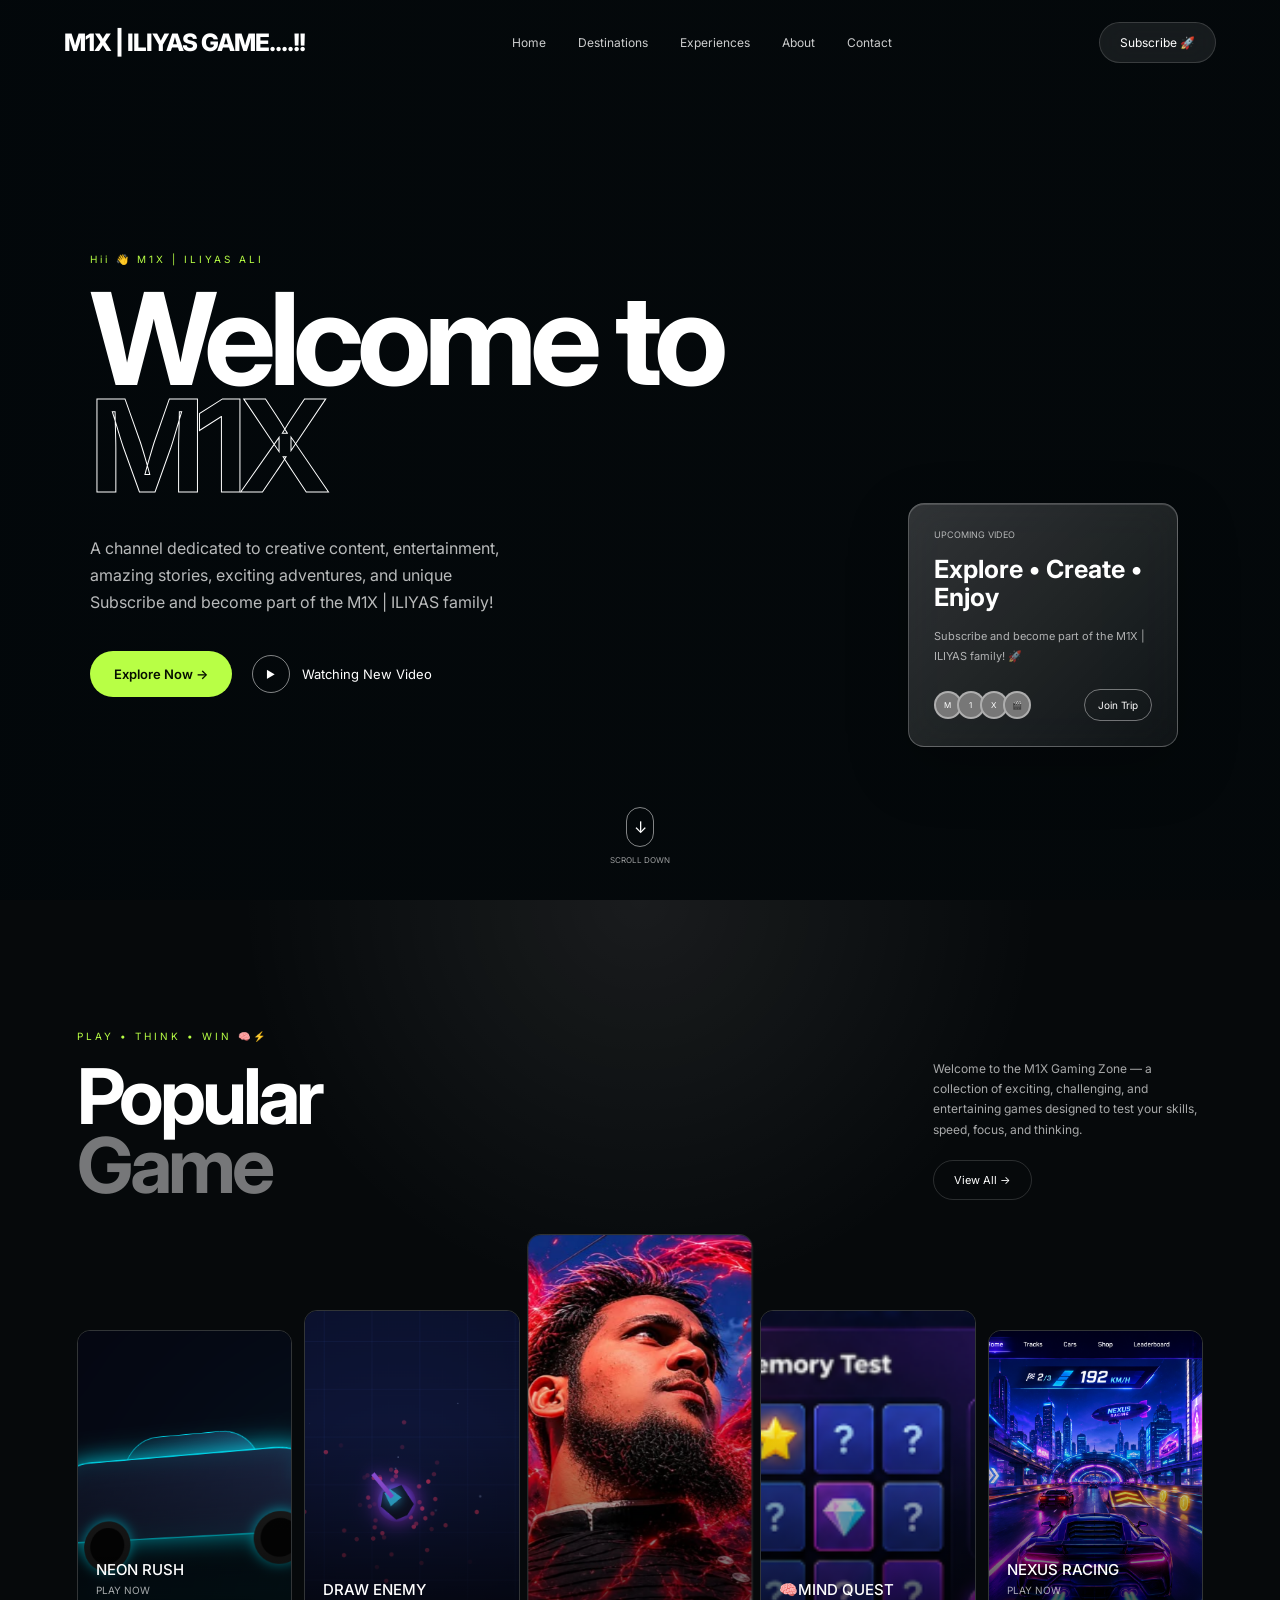
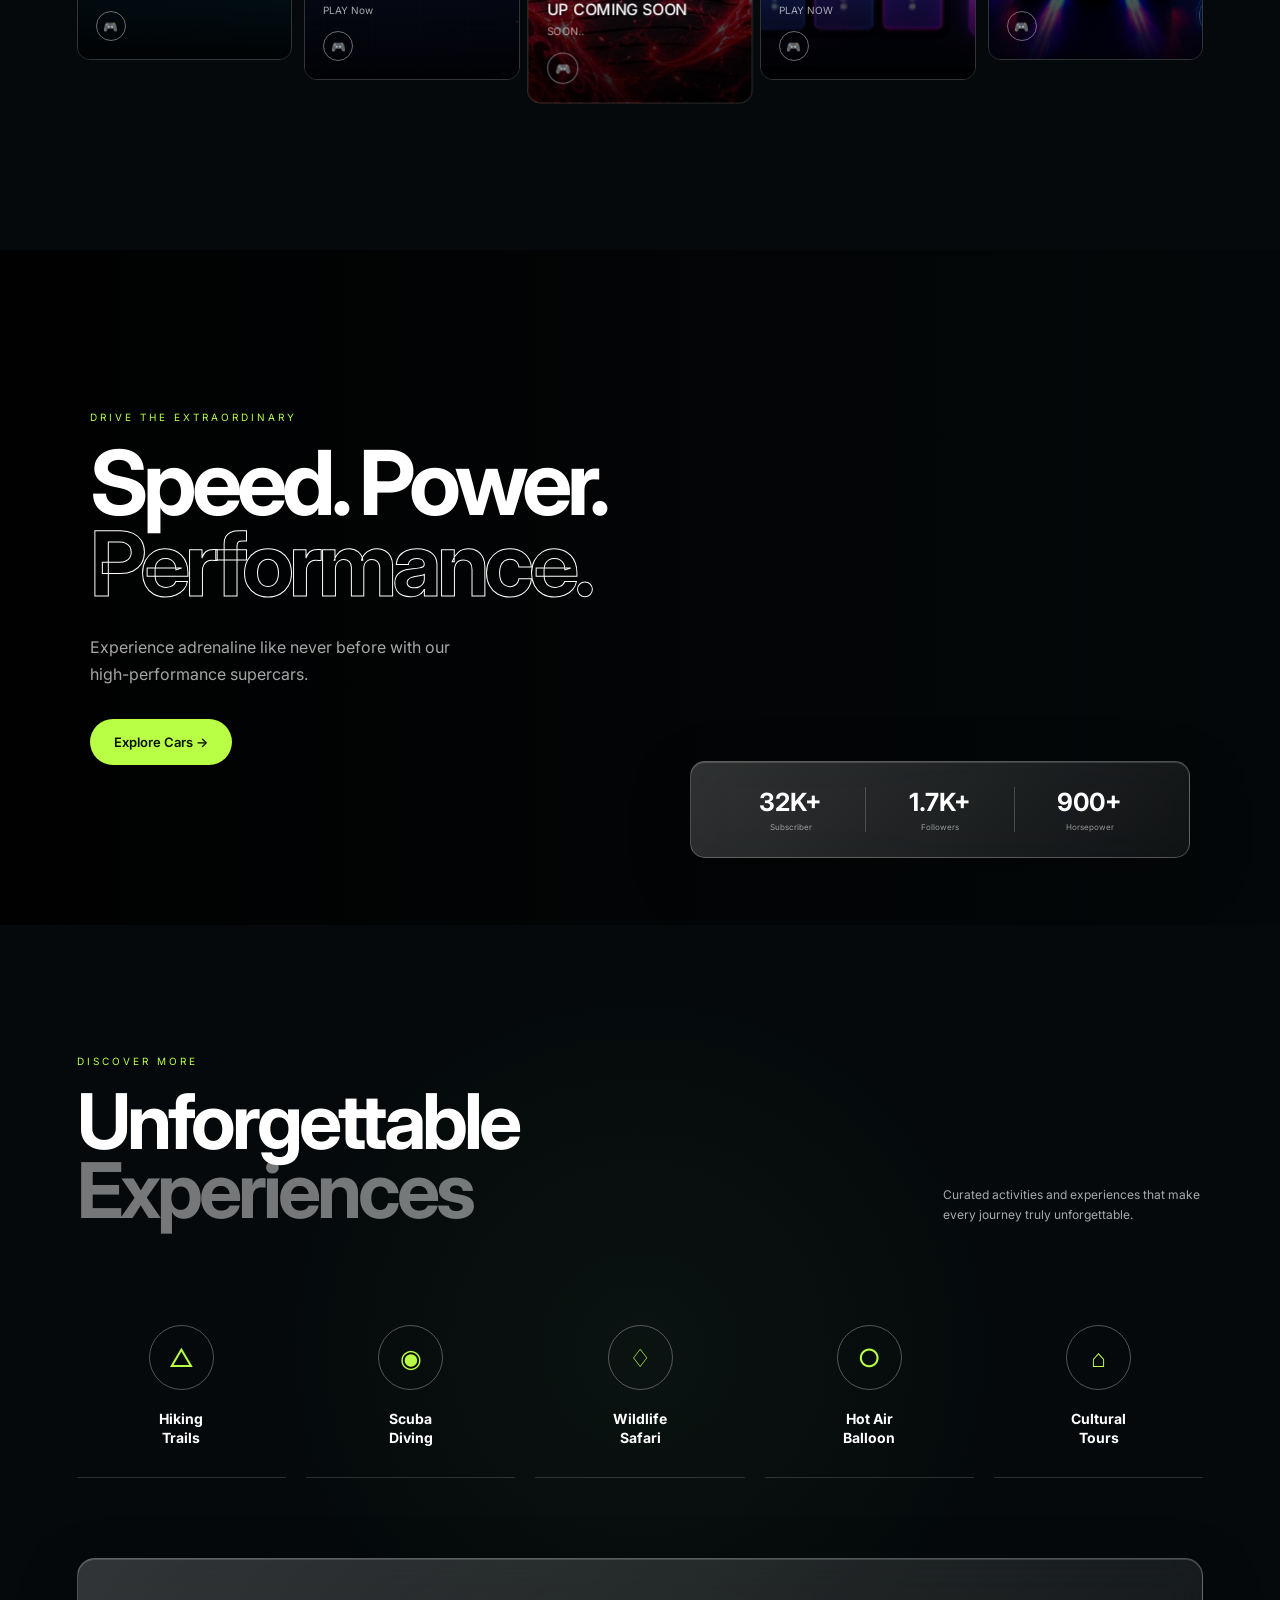
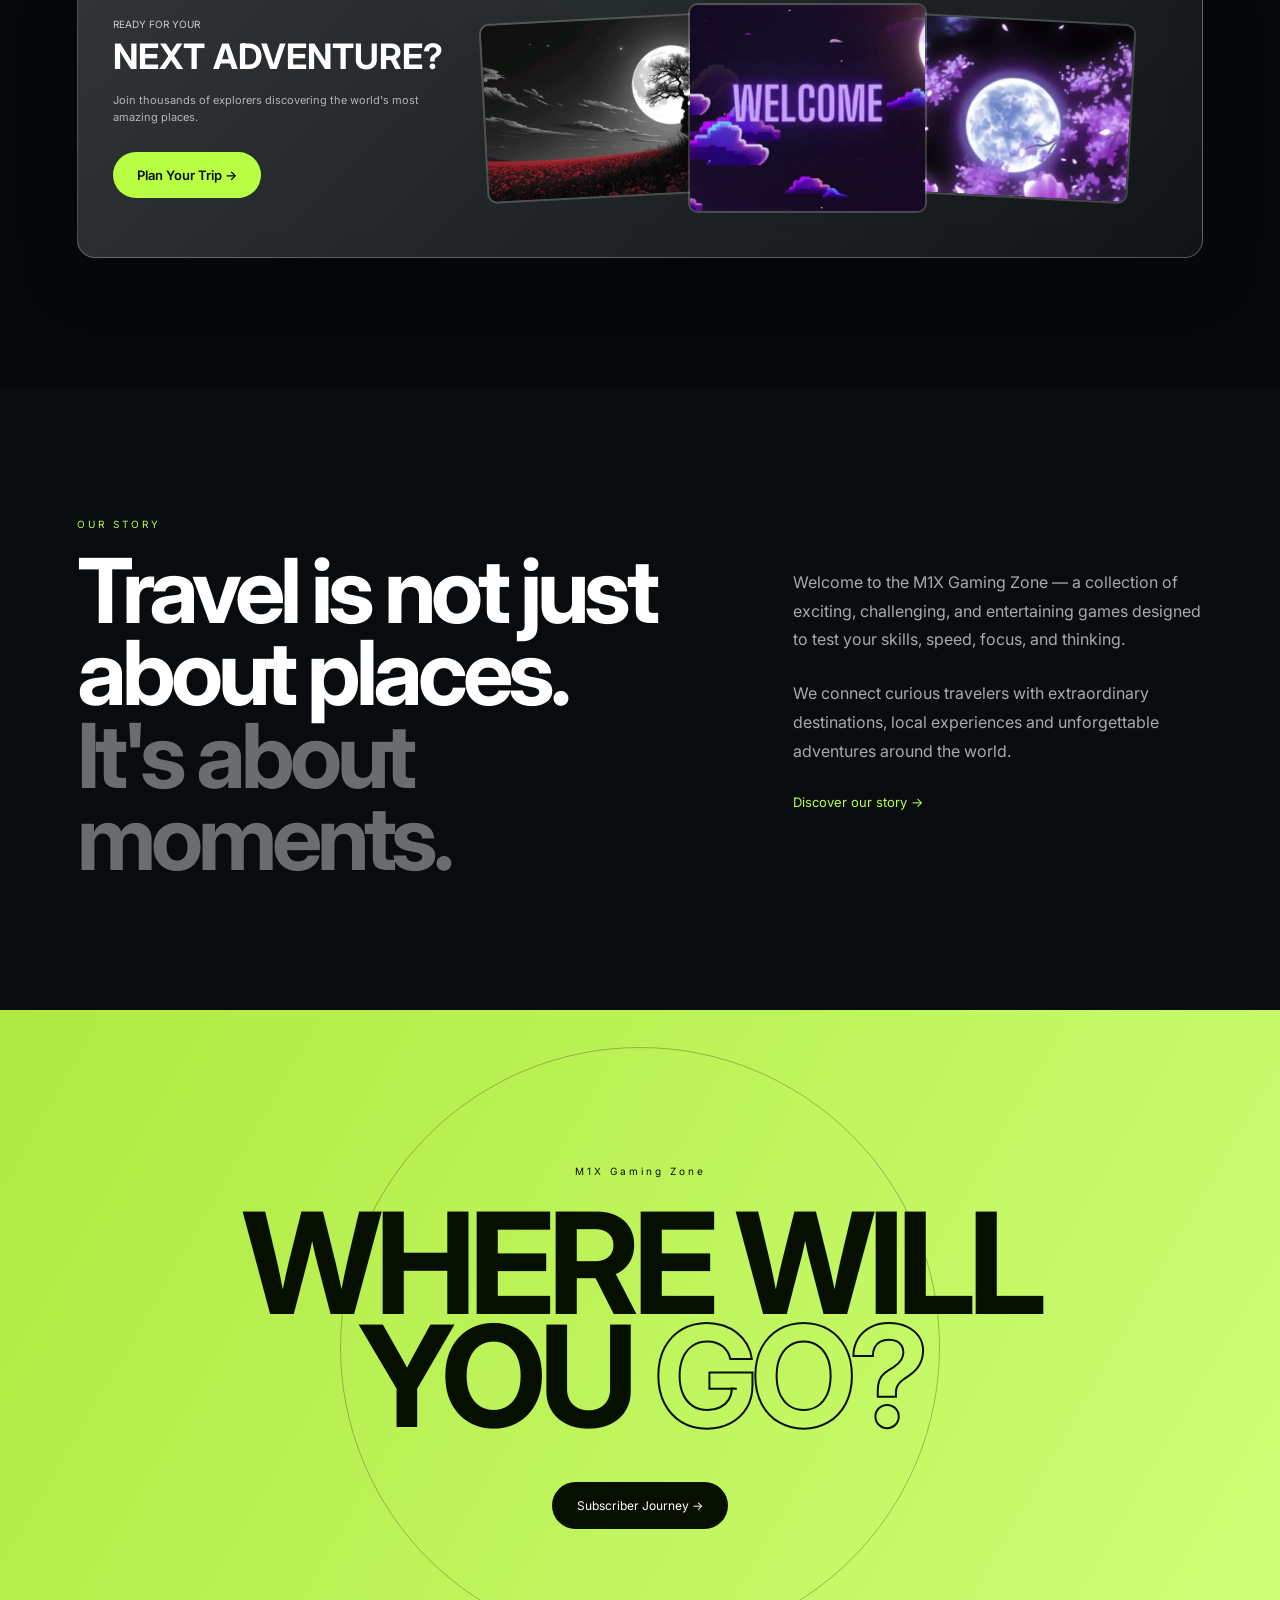
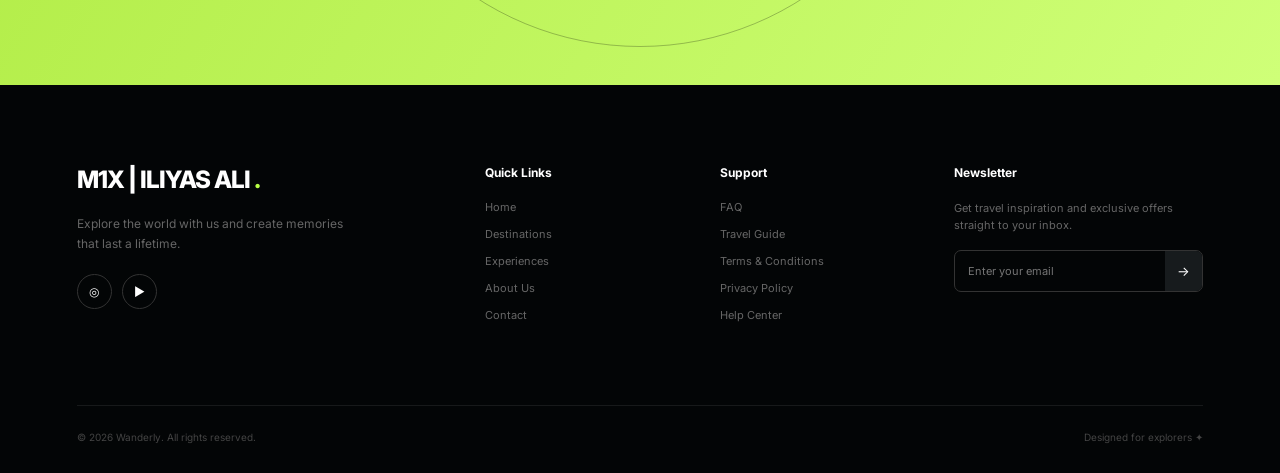
<file: index.html>
<!DOCTYPE html>
<html lang="en">
<head>
    <meta charset="UTF-8">
    <meta name="viewport" content="width=device-width, initial-scale=1.0">
    <meta name="google-adsense-account" content="ca-pub-5799589151129704">
    <title>M1X | ILIYAS ALI  </title>
    <link rel="icon" type="image/jpeg" href="logo.webp">
    <title>Your Website Name | Best Services & Information</title>
    <meta name="description" content="Play exciting online games and discover the latest action, adventure, arcade, puzzle, 
        and multiplayer games. Enjoy fun and entertaining gaming experiences anytime, anywhere.">

<meta name="keywords" content="your Game , M1x| iliyas , best services, online services">

<meta name="robots" content="Instagram, Youtube">

<meta name="author" content="M1X | ILIYAS, Web, ILIYAS ALI, M1X GAME ">

<meta name="viewport" content="width=device-width, initial-scale=1.0">

    <link rel="stylesheet" href="style.css">

    <link rel="preconnect" href="https://fonts.googleapis.com">
    <link rel="preconnect" href="https://fonts.gstatic.com" crossorigin>

    <link href="https://fonts.googleapis.com/css2?family=Inter:wght@300;400;500;600;700;800&display=swap" rel="stylesheet">
    <script async src="https://pagead2.googlesyndication.com/pagead/js/adsbygoogle.js?client=ca-pub-2985926351696102"
     crossorigin="anonymous"></script>
</head>

<body>

<!-- ================= NAVBAR ================= -->

<header class="navbar">

    <a href="#" class="logo">
        M1X | ILIYAS GAME....!!
    </a>

    <nav class="nav-links">
        <a href="#home">Home</a>
        <a href="#destinations">Destinations</a>
        <a href="#experiences">Experiences</a>
        <a href="#about">About</a>
        <a href="#contact">Contact</a>
    </nav>

    <div class="nav-actions">
        <a href="#contact" class="glass-btn">
            Subscribe 🚀
        </a>

        
    </div>

</header>


<!-- ================= HERO ================= -->

<section id="home" class="hero">

    <div class="hero-overlay"></div>

    <div class="hero-content reveal">

        <p class="small-title">
            Hii 👋 M1X | ILIYAS ALI 
        </p>

        <h1>
            Welcome to<br>
            <span>M1X </span>
        </h1>

        <p class="hero-description">
            A channel dedicated to creative content, entertainment, 
            amazing stories, exciting adventures, and unique <experiences class="br">
            Subscribe and become part of the M1X | ILIYAS family!
            </experiences>
        </p>

        <div class="hero-buttons">

            <a href="#" class="primary-btn">
                Explore Now →
            </a>

            <a href="https://youtu.be/F3rPgIvXTUc?si=--Q1Td7XWPuEiBmQ" target="_blank" class="video-btn">
                <span class="play">▶</span>
               Watching New Video
            </a>

        </div>

    </div>


    <!-- Floating glass card -->

    <div class="trip-card glass reveal">

        <p>UPCOMING VIDEO</p>

        <h3>Explore • Create • Enjoy</h3>

        <span class="date">Subscribe and become part of the M1X | ILIYAS family! 🚀</span>

        <div class="trip-bottom">

            <div class="avatars">
                <span>M</span>
                <span>1</span>
                <span>X</span>
                <span>🎬</span>
            </div>

            <a href="#" class="mini-btn">
                Join Trip
            </a>

        </div>

    </div>


    <div class="scroll-down">
        <span>↓</span>
        <small>SCROLL DOWN</small>
    </div>

</section>


<!-- ================= DESTINATIONS ================= -->

<section id="destinations" class="destinations section">

    <div class="section-top reveal">

        <div>
            <p class="small-title"> PLAY • THINK • WIN 🧠⚡</p>

            <h2>
                Popular<br>
                <span>Game </span>
            </h2>
        </div>

        <div class="section-description">

            <p>
                Welcome to the M1X Gaming Zone — a collection of exciting, challenging, 
                and entertaining games designed to test your skills, speed, focus, and thinking.
            </p>

            <a href="#" class="outline-btn">
                View All →
            </a>

        </div>

    </div>


    <div class="destination-grid">


        <article class="destination-card reveal">

            <img
                src="car.png"
                alt="Bali"
            >

            <div class="card-gradient"></div>

            <div class="destination-info">

                <p>NEON RUSH</p>

                <span>PLAY NOW</span>

                <a href="car.html" target="_blank">🎮</a>

            </div>

        </article>


        <article class="destination-card reveal">

            <img
                src="gun.png"
                alt="Santorini"
            >

            <div class="card-gradient"></div>

            <div class="destination-info">

                <p>DRAW ENEMY</p>

                <span>PLAY Now</span>

                <a href="game3.html" target="_blank">🎮</a>

            </div>

        </article>


        <article class="destination-card active reveal">

            <img
                src="logo.webp"
                alt="Swiss Alps"
            >

            <div class="card-gradient"></div>

            <div class="destination-info">

                <p>UP COMING SOON </p>

                <span>SOON..</span>

                <a href="#">🎮</a>

            </div>

        </article>


        <article class="destination-card reveal">

            <img
                src="MID.png"
                alt="Iceland"
            >

            <div class="card-gradient"></div>

            <div class="destination-info">

                <p>🧠MIND QUEST </p>

                <span>PLAY NOW </span>

                <a href="mid.html" target="_blank">🎮</a>

            </div>

        </article>


        <article class="destination-card reveal">

            <img
                src="car1.png"
                alt="Machu Picchu"
            >

            <div class="card-gradient"></div>

            <div class="destination-info">

                <p>NEXUS RACING</p>

                <span>PLAY NOW</span>

                <a href="car1.html" target="_blank">🎮</a>

            </div>

        </article>

    </div>

</section>


<!-- ================= CAR EXPERIENCE ================= -->

<section class="car-section">

    <div class="car-overlay"></div>

    <div class="car-content reveal">

        <p class="small-title">
            DRIVE THE EXTRAORDINARY
        </p>

        <h2>
            Speed. Power.<br>
            <span>Performance.</span>
        </h2>

        <p>
            Experience adrenaline like never before with
            our high-performance supercars.
        </p>

        <a href="#" class="primary-btn">
            Explore Cars →
        </a>

    </div>


    <div class="performance glass reveal">

        <div>
            <strong>32K+</strong>
            <span>Subscriber</span>
        </div>

        <div>
            <strong>1.7K+</strong>
            <span>Followers</span>
        </div>

        <div>
            <strong>900+</strong>
            <span>Horsepower</span>
        </div>

    </div>

</section>


<!-- ================= EXPERIENCES ================= -->

<section id="experiences" class="experiences section">

    <div class="section-top reveal">

        <div>
            <p class="small-title">
                DISCOVER MORE
            </p>

            <h2>
                Unforgettable<br>
                <span>Experiences</span>
            </h2>
        </div>

        <p class="section-description-text">
            Curated activities and experiences that make
            every journey truly unforgettable.
        </p>

    </div>


    <div class="experience-grid">

        <div class="experience reveal">
            <div class="experience-icon">△</div>
            <h3>Hiking<br>Trails</h3>
        </div>

        <div class="experience reveal">
            <div class="experience-icon">◉</div>
            <h3>Scuba<br>Diving</h3>
        </div>

        <div class="experience reveal">
            <div class="experience-icon">♢</div>
            <h3>Wildlife<br>Safari</h3>
        </div>

        <div class="experience reveal">
            <div class="experience-icon">○</div>
            <h3>Hot Air<br>Balloon</h3>
        </div>

        <div class="experience reveal">
            <div class="experience-icon">⌂</div>
            <h3>Cultural<br>Tours</h3>
        </div>

    </div>


    <!-- CTA GLASS CARD -->

    <div class="adventure-card glass reveal">

        <div class="adventure-text">

            <p>READY FOR YOUR</p>

            <h3>
                NEXT ADVENTURE?
            </h3>

            <span>
                Join thousands of explorers discovering
                the world's most amazing places.
            </span>

            <a href="#contact" class="primary-btn">
                Plan Your Trip →
            </a>

        </div>


        <div class="adventure-images">

            <img
                src="banner1.jpg"
                alt=""
            >

            <img
                src="banner2.jpg"
                alt=""
            >

            <img
                src="banner3.jpg"
                alt=""
            >

        </div>

    </div>

</section>


<!-- ================= ABOUT ================= -->

<section id="about" class="about section">

    <div class="about-grid">

        <div class="reveal">

            <p class="small-title">
                OUR STORY
            </p>

            <h2>
                Travel is not just
                about places.
                <span>It's about moments.</span>
            </h2>

        </div>


        <div class="about-text reveal">

            <p>
                Welcome to the M1X Gaming Zone — a collection of exciting, challenging, 
                and entertaining games designed to test your skills, speed, focus, and thinking.

            </p>

            <p>
                We connect curious travelers with extraordinary
                destinations, local experiences and unforgettable
                adventures around the world.
            </p>

            <a href="story.html" target="_blank" class="text-link">
                Discover our story →
            </a>

        </div>

    </div>

</section>


<!-- ================= CONTACT CTA ================= -->

<section id="contact" class="contact">

    <div class="contact-glow"></div>

    <div class="contact-content reveal">

        <p>
            M1X Gaming Zone 
        </p>

        <h2>
            WHERE WILL<br>
            YOU <span>GO?</span>
        </h2>

        <a href="http://www.youtube.com/@m1xiliyas" target="_blank" class="dark-btn">
            Subscriber Journey →
        </a>

    </div>

</section>


<!-- ================= FOOTER ================= -->

<footer>

    <div class="footer-grid">

        <div class="footer-brand">

            <a href="#" class="logo">
                M1X | ILIYAS ALI <span>.</span>
            </a>

            <p>
                Explore the world with us and create
                memories that last a lifetime.
            </p>

            <div class="socials">
                <a href="#">◎</a>
                <a href="http://www.youtube.com/@m1xiliyas" target="_blank">▶</a>
            </div>

        </div>


        <div class="footer-column">

            <h4>Quick Links</h4>

            <a href="#home">Home</a>
            <a href="#destinations">Destinations</a>
            <a href="#experiences">Experiences</a>
            <a href="#about">About Us</a>
            <a href="#contact">Contact</a>

        </div>


        <div class="footer-column">

            <h4>Support</h4>

            <a href="#">FAQ</a>
            <a href="#">Travel Guide</a>
            <a href="#">Terms & Conditions</a>
            <a href="#">Privacy Policy</a>
            <a href="#">Help Center</a>

        </div>


        <div class="footer-column newsletter">

            <h4>Newsletter</h4>

            <p>
                Get travel inspiration and exclusive
                offers straight to your inbox.
            </p>

            <form>

                <input
                    type="email"
                    placeholder="Enter your email"
                >

                <button type="submit">
                    →
                </button>

            </form>

        </div>

    </div>


    <div class="footer-bottom">

        <span>
            © 2026 Wanderly. All rights reserved.
        </span>

        <span>
            Designed for explorers ✦
        </span>

    </div>

</footer>


</body>
</html>
</file>
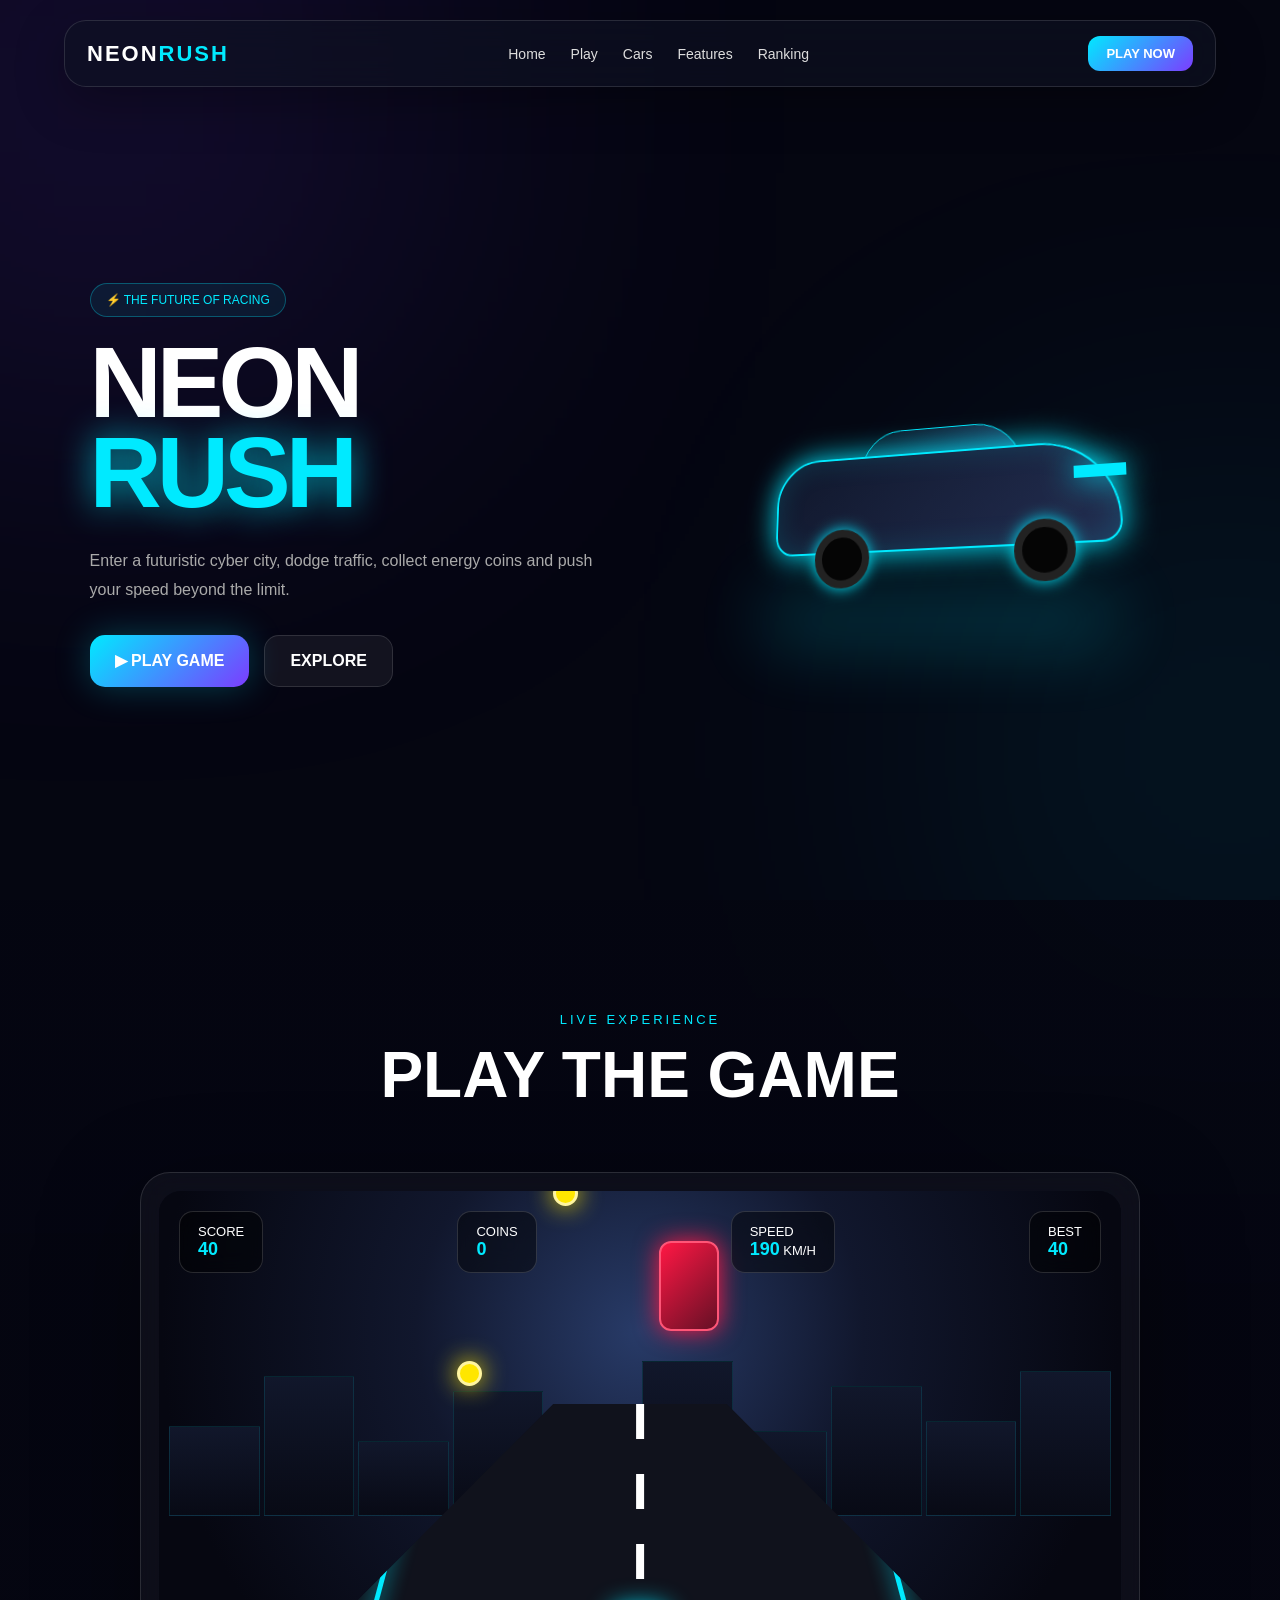
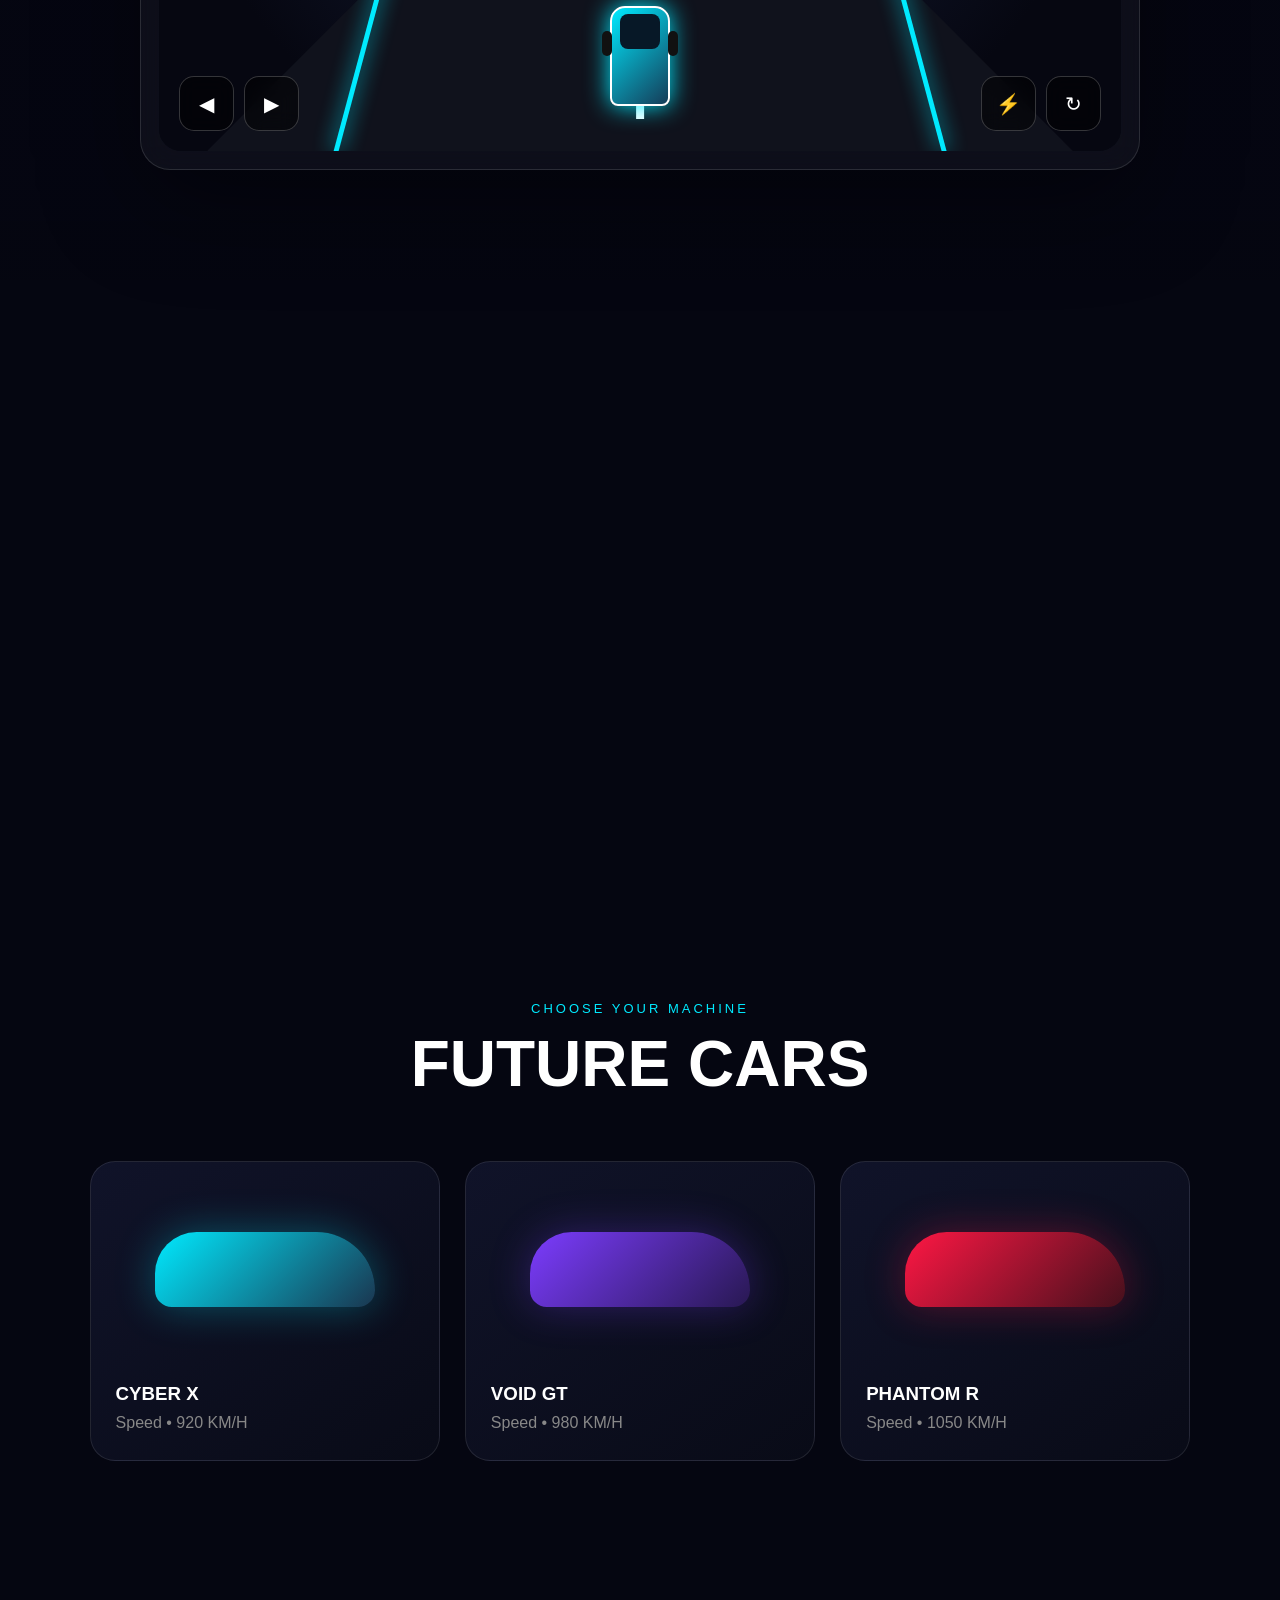
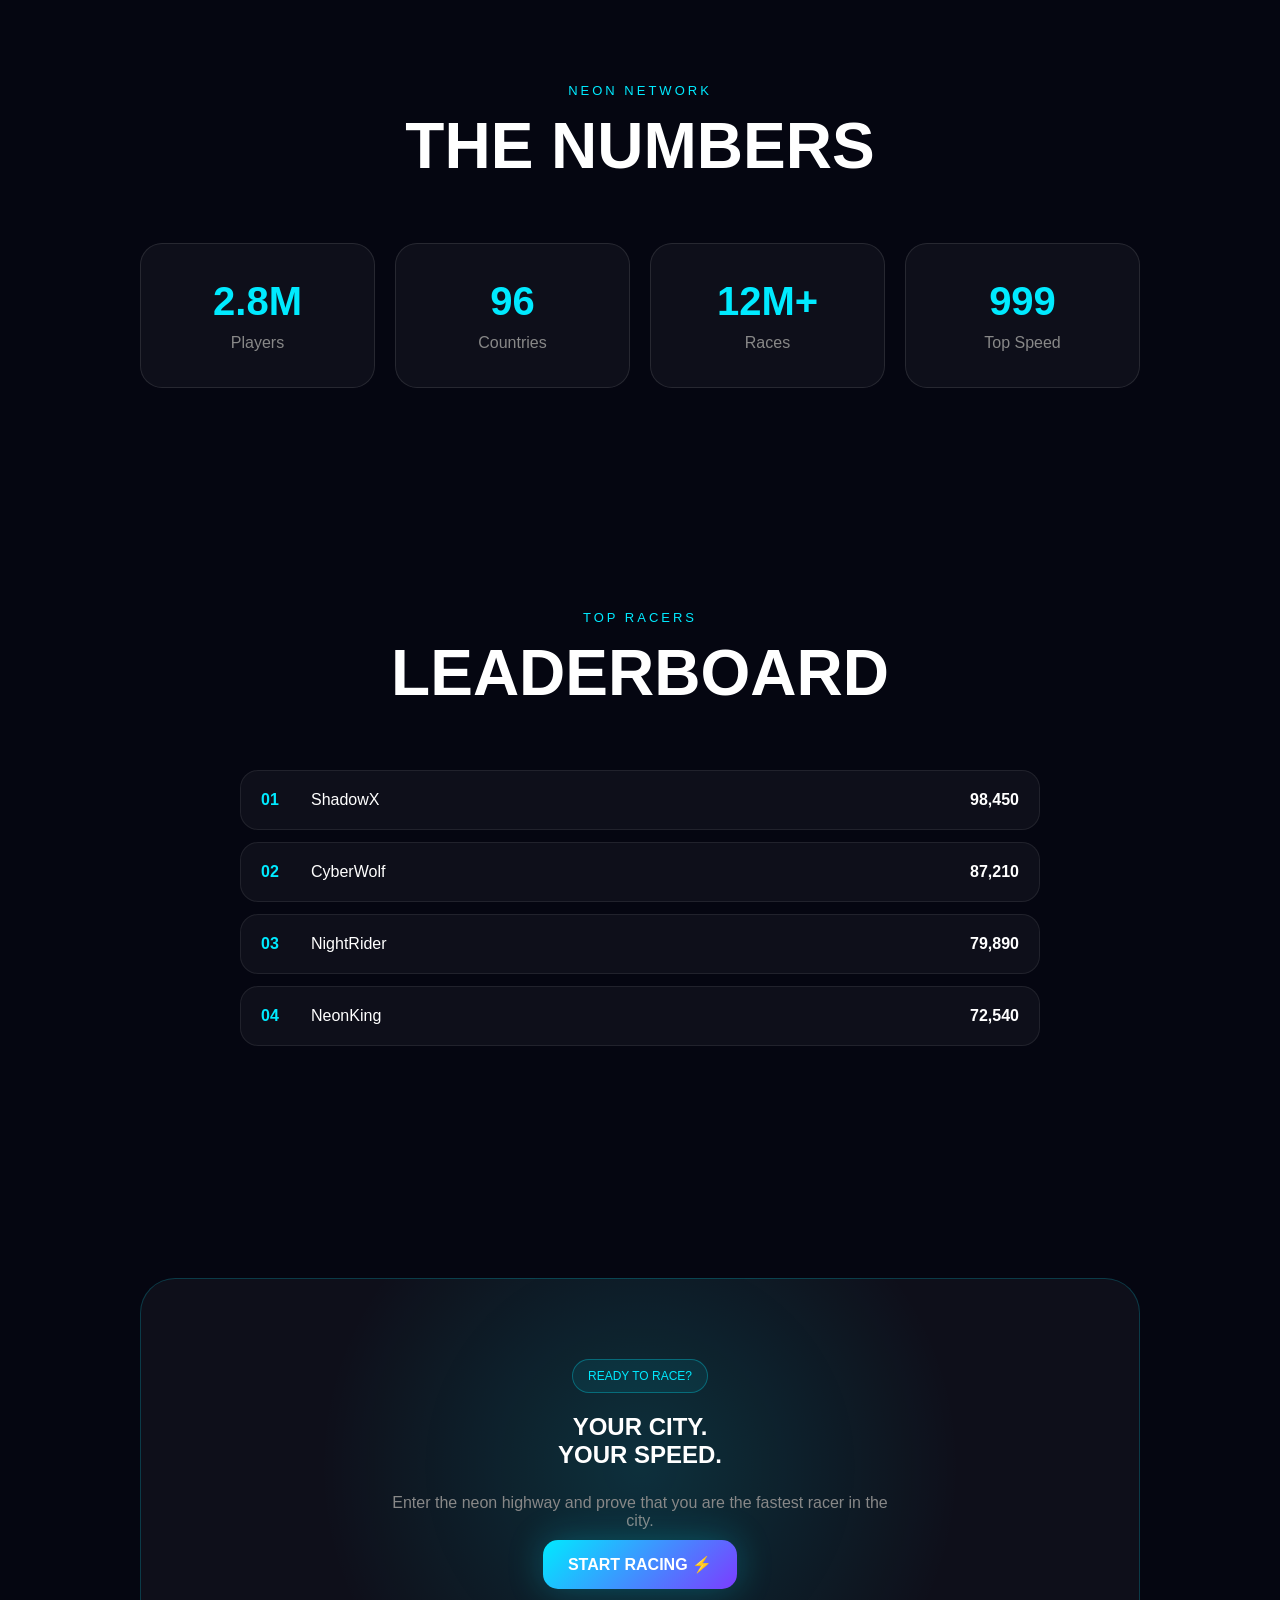
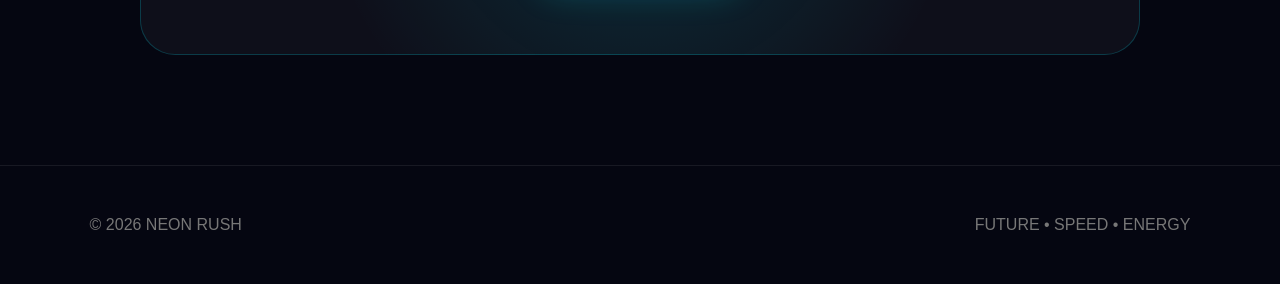
<file: car.html>
<!DOCTYPE html>
<html lang="en">
<head>
<meta charset="UTF-8">
<meta name="viewport" content="width=device-width, initial-scale=1.0">
<title>NEON RUSH — Cyber Racing</title>

<style>
*{
    margin:0;
    padding:0;
    box-sizing:border-box;
}

html{
    scroll-behavior:smooth;
}

body{
    font-family:Arial, Helvetica, sans-serif;
    background:#050611;
    color:white;
    overflow-x:hidden;
}

/* ================= BACKGROUND ================= */

body::before{
    content:"";
    position:fixed;
    width:600px;
    height:600px;
    background:#7c3cff;
    filter:blur(180px);
    opacity:.15;
    top:-200px;
    left:-200px;
    z-index:-2;
}

body::after{
    content:"";
    position:fixed;
    width:500px;
    height:500px;
    background:#00eaff;
    filter:blur(180px);
    opacity:.10;
    right:-200px;
    bottom:-100px;
    z-index:-2;
}

/* ================= NAVBAR ================= */

nav{
    position:fixed;
    top:20px;
    left:50%;
    transform:translateX(-50%);
    width:90%;
    max-width:1200px;
    padding:15px 22px;
    border:1px solid rgba(255,255,255,.12);
    background:rgba(15,17,35,.65);
    backdrop-filter:blur(20px);
    border-radius:22px;
    display:flex;
    justify-content:space-between;
    align-items:center;
    z-index:1000;
    box-shadow:0 15px 50px rgba(0,0,0,.3);
}

.logo{
    font-size:22px;
    font-weight:900;
    letter-spacing:2px;
}

.logo span{
    color:#00eaff;
}

nav ul{
    display:flex;
    gap:25px;
    list-style:none;
}

nav a{
    color:#ddd;
    text-decoration:none;
    font-size:14px;
    transition:.3s;
}

nav a:hover{
    color:#00eaff;
}

.nav-btn{
    padding:10px 18px;
    border-radius:12px;
    background:linear-gradient(135deg,#00eaff,#7c3cff);
    color:white;
    text-decoration:none;
    font-weight:bold;
    font-size:13px;
}

/* ================= HERO ================= */

.hero{
    min-height:100vh;
    padding:150px 7% 80px;
    display:flex;
    align-items:center;
    justify-content:space-between;
    gap:50px;
    position:relative;
}

.hero-content{
    max-width:600px;
}

.badge{
    display:inline-block;
    padding:9px 15px;
    border:1px solid rgba(0,234,255,.3);
    background:rgba(0,234,255,.07);
    border-radius:30px;
    color:#00eaff;
    font-size:12px;
    margin-bottom:20px;
}

.hero h1{
    font-size:clamp(50px,8vw,100px);
    line-height:.9;
    letter-spacing:-5px;
}

.hero h1 span{
    color:#00eaff;
    text-shadow:0 0 35px rgba(0,234,255,.7);
}

.hero p{
    color:#aaa;
    line-height:1.8;
    margin:30px 0;
    max-width:520px;
}

.buttons{
    display:flex;
    gap:15px;
    flex-wrap:wrap;
}

.btn{
    border:0;
    padding:16px 25px;
    border-radius:15px;
    color:white;
    font-weight:bold;
    cursor:pointer;
    text-decoration:none;
    transition:.3s;
}

.btn-primary{
    background:linear-gradient(135deg,#00eaff,#7c3cff);
    box-shadow:0 0 35px rgba(0,234,255,.25);
}

.btn-secondary{
    background:rgba(255,255,255,.06);
    border:1px solid rgba(255,255,255,.12);
}

.btn:hover{
    transform:translateY(-5px);
}

/* ================= 3D CAR ================= */

.car-stage{
    width:500px;
    height:400px;
    perspective:1000px;
    position:relative;
}

.car-3d{
    position:absolute;
    width:360px;
    height:150px;
    left:50%;
    top:50%;
    transform:translate(-50%,-50%) rotateX(12deg) rotateY(-18deg);
    transform-style:preserve-3d;
    animation:floatCar 4s ease-in-out infinite;
}

.car-body{
    position:absolute;
    width:100%;
    height:100px;
    top:40px;
    border-radius:60px 100px 25px 25px;
    background:linear-gradient(135deg,#10172b,#222d50);
    border:2px solid #00eaff;
    box-shadow:
        0 0 30px #00eaff,
        inset 0 0 30px rgba(0,234,255,.15);
}

.car-glass{
    position:absolute;
    width:170px;
    height:55px;
    top:15px;
    left:95px;
    border-radius:70px 80px 10px 10px;
    background:linear-gradient(135deg,#07101d,#21466b);
    border:1px solid #00eaff;
}

.wheel{
    position:absolute;
    width:60px;
    height:60px;
    border-radius:50%;
    background:#050505;
    border:8px solid #222;
    bottom:-25px;
    box-shadow:0 0 15px #00eaff;
}

.w1{left:45px}
.w2{right:45px}

.car-light{
    position:absolute;
    width:50px;
    height:12px;
    background:#00eaff;
    box-shadow:0 0 30px #00eaff;
    right:-5px;
    top:65px;
}

.car-shadow{
    position:absolute;
    width:350px;
    height:50px;
    background:#00eaff;
    filter:blur(35px);
    opacity:.2;
    bottom:40px;
    left:50%;
    transform:translateX(-50%);
}

@keyframes floatCar{
    0%,100%{transform:translate(-50%,-50%) rotateX(12deg) rotateY(-18deg) translateY(0)}
    50%{transform:translate(-50%,-50%) rotateX(12deg) rotateY(-18deg) translateY(-20px)}
}

/* ================= SECTIONS ================= */

section{
    padding:110px 7%;
}

.section-title{
    text-align:center;
    margin-bottom:60px;
}

.section-title span{
    color:#00eaff;
    font-size:13px;
    letter-spacing:3px;
}

.section-title h2{
    font-size:clamp(35px,5vw,65px);
    margin-top:10px;
}

/* ================= GAME ================= */

.game-section{
    background:
    linear-gradient(rgba(5,6,17,.85),rgba(5,6,17,.95));
}

.game-wrapper{
    max-width:1000px;
    margin:auto;
    padding:18px;
    border:1px solid rgba(255,255,255,.12);
    background:rgba(255,255,255,.04);
    backdrop-filter:blur(20px);
    border-radius:30px;
    box-shadow:0 30px 100px rgba(0,0,0,.4);
}

.game{
    height:560px;
    position:relative;
    overflow:hidden;
    border-radius:22px;
    background:#070914;
}

/* sky */

.sky{
    position:absolute;
    inset:0;
    background:
    radial-gradient(circle at 50% 25%,#283b68 0%,#11172d 35%,#060711 75%);
}

/* city */

.city{
    position:absolute;
    bottom:42%;
    width:100%;
    height:150px;
    display:flex;
    align-items:flex-end;
    gap:4px;
    padding:0 10px;
}

.building{
    flex:1;
    background:linear-gradient(#11172b,#080a15);
    border:1px solid rgba(0,234,255,.12);
}

.building:nth-child(1){height:90px}
.building:nth-child(2){height:140px}
.building:nth-child(3){height:75px}
.building:nth-child(4){height:125px}
.building:nth-child(5){height:100px}
.building:nth-child(6){height:155px}
.building:nth-child(7){height:85px}
.building:nth-child(8){height:130px}
.building:nth-child(9){height:95px}
.building:nth-child(10){height:145px}

/* road */

.road{
    position:absolute;
    bottom:0;
    left:50%;
    width:90%;
    height:62%;
    transform:translateX(-50%);
    background:#10121c;
    clip-path:polygon(40% 0,60% 0,100% 100%,0 100%);
    overflow:hidden;
}

.road::before{
    content:"";
    position:absolute;
    top:0;
    left:50%;
    width:8px;
    height:100%;
    transform:translateX(-50%);
    background:repeating-linear-gradient(
        to bottom,
        #fff 0 35px,
        transparent 35px 70px
    );
    animation:roadMove .45s linear infinite;
}

@keyframes roadMove{
    from{background-position:0 0}
    to{background-position:0 70px}
}

.road-side{
    position:absolute;
    width:5px;
    height:100%;
    background:#00eaff;
    box-shadow:0 0 20px #00eaff;
}

.side-left{
    left:20%;
    transform:skewX(-15deg);
}

.side-right{
    right:20%;
    transform:skewX(15deg);
}

/* HUD */

.hud{
    position:absolute;
    top:20px;
    left:20px;
    right:20px;
    display:flex;
    justify-content:space-between;
    gap:10px;
    z-index:10;
}

.hud-box{
    padding:12px 18px;
    border-radius:14px;
    background:rgba(0,0,0,.45);
    border:1px solid rgba(255,255,255,.15);
    backdrop-filter:blur(12px);
    font-size:13px;
}

.hud-box strong{
    color:#00eaff;
    font-size:18px;
}

/* player */

.player{
    position:absolute;
    width:70px;
    height:120px;
    bottom:35px;
    left:50%;
    transform:translateX(-50%);
    z-index:5;
    transition:left .12s;
}

.player-body{
    position:absolute;
    width:60px;
    height:100px;
    left:5px;
    top:10px;
    border-radius:15px 15px 8px 8px;
    background:linear-gradient(135deg,#00eaff,#153c58);
    border:2px solid white;
    box-shadow:0 0 25px #00eaff;
}

.player-window{
    position:absolute;
    width:40px;
    height:35px;
    left:15px;
    top:18px;
    background:#071827;
    border-radius:8px;
}

.player-wheel{
    position:absolute;
    width:10px;
    height:25px;
    background:#111;
    border-radius:5px;
    top:35px;
}

.pw1{left:-3px}
.pw2{right:-3px}

/* obstacle */

.obstacle{
    position:absolute;
    width:60px;
    height:90px;
    top:-100px;
    border-radius:12px;
    background:linear-gradient(135deg,#ff1744,#651025);
    border:2px solid #ff5577;
    box-shadow:0 0 25px #ff1744;
    z-index:4;
}

.coin{
    position:absolute;
    width:25px;
    height:25px;
    border-radius:50%;
    background:#ffe600;
    border:3px solid #fff5a0;
    box-shadow:0 0 25px #ffe600;
    z-index:4;
}

.powerup{
    position:absolute;
    width:35px;
    height:35px;
    border-radius:10px;
    display:flex;
    align-items:center;
    justify-content:center;
    background:#7c3cff;
    box-shadow:0 0 25px #7c3cff;
    z-index:4;
}

/* controls */

.game-controls{
    position:absolute;
    bottom:20px;
    left:20px;
    right:20px;
    display:flex;
    justify-content:space-between;
    z-index:20;
    pointer-events:none;
}

.control-group{
    display:flex;
    gap:10px;
}

.control-btn{
    pointer-events:auto;
    width:55px;
    height:55px;
    border:1px solid rgba(255,255,255,.2);
    background:rgba(0,0,0,.5);
    color:white;
    border-radius:15px;
    font-size:20px;
    cursor:pointer;
    backdrop-filter:blur(10px);
}

.control-btn:hover{
    background:#00eaff;
    color:#000;
}

/* ================= CARDS ================= */

.cards{
    display:grid;
    grid-template-columns:repeat(3,1fr);
    gap:25px;
    max-width:1200px;
    margin:auto;
}

.card{
    padding:35px;
    border-radius:25px;
    border:1px solid rgba(255,255,255,.1);
    background:rgba(255,255,255,.04);
    backdrop-filter:blur(15px);
    transition:.4s;
}

.card:hover{
    transform:translateY(-12px) rotateX(3deg);
    border-color:rgba(0,234,255,.5);
    box-shadow:0 25px 60px rgba(0,234,255,.08);
}

.card-icon{
    font-size:40px;
    margin-bottom:20px;
}

.card h3{
    margin-bottom:12px;
}

.card p{
    color:#999;
    line-height:1.7;
}

/* ================= CARS ================= */

.cars{
    display:grid;
    grid-template-columns:repeat(3,1fr);
    gap:25px;
    max-width:1200px;
    margin:auto;
}

.car-card{
    min-height:300px;
    padding:25px;
    border-radius:25px;
    background:linear-gradient(145deg,#101329,#090b17);
    border:1px solid rgba(255,255,255,.1);
    position:relative;
    overflow:hidden;
    transition:.4s;
}

.car-card:hover{
    transform:perspective(700px) rotateX(4deg) rotateY(-5deg) translateY(-10px);
}

.mini-car{
    width:220px;
    height:75px;
    position:absolute;
    top:70px;
    left:50%;
    transform:translateX(-50%);
    background:linear-gradient(135deg,#00eaff,#1a3650);
    border-radius:50px 70px 20px 20px;
    box-shadow:0 0 40px rgba(0,234,255,.3);
}

.car-card:nth-child(2) .mini-car{
    background:linear-gradient(135deg,#7c3cff,#281852);
    box-shadow:0 0 40px rgba(124,60,255,.3);
}

.car-card:nth-child(3) .mini-car{
    background:linear-gradient(135deg,#ff1744,#45101c);
    box-shadow:0 0 40px rgba(255,23,68,.3);
}

.car-card h3{
    position:absolute;
    bottom:55px;
    left:25px;
}

.car-card p{
    position:absolute;
    bottom:28px;
    left:25px;
    color:#888;
}

/* ================= LEADERBOARD ================= */

.leaderboard{
    max-width:800px;
    margin:auto;
}

.player-row{
    display:flex;
    align-items:center;
    justify-content:space-between;
    padding:20px;
    margin-bottom:12px;
    border-radius:18px;
    background:rgba(255,255,255,.04);
    border:1px solid rgba(255,255,255,.08);
    transition:.3s;
}

.player-row:hover{
    transform:translateX(8px);
    border-color:#00eaff;
}

.rank{
    color:#00eaff;
    font-weight:bold;
    width:50px;
}

.name{
    flex:1;
}

.score{
    font-weight:bold;
}

/* ================= STATS ================= */

.stats{
    display:grid;
    grid-template-columns:repeat(4,1fr);
    gap:20px;
    max-width:1000px;
    margin:auto;
}

.stat{
    text-align:center;
    padding:35px 15px;
    border-radius:22px;
    background:rgba(255,255,255,.04);
    border:1px solid rgba(255,255,255,.1);
}

.stat h3{
    font-size:40px;
    color:#00eaff;
}

.stat p{
    color:#888;
    margin-top:10px;
}

/* ================= CTA ================= */

.cta{
    text-align:center;
}

.cta-box{
    max-width:1000px;
    margin:auto;
    padding:80px 30px;
    border-radius:35px;
    background:
        radial-gradient(circle at center,rgba(0,234,255,.15),transparent 60%),
        rgba(255,255,255,.04);
    border:1px solid rgba(0,234,255,.2);
}

/* ================= FOOTER ================= */

footer{
    padding:50px 7%;
    border-top:1px solid rgba(255,255,255,.08);
    display:flex;
    justify-content:space-between;
    color:#777;
}

/* ================= REVEAL ================= */

.reveal{
    opacity:0;
    transform:translateY(50px);
    transition:1s ease;
}

.reveal.show{
    opacity:1;
    transform:translateY(0);
}

/* ================= RESPONSIVE ================= */

@media(max-width:900px){

    nav ul{
        display:none;
    }

    .hero{
        flex-direction:column;
        text-align:center;
        padding-top:150px;
    }

    .hero-content{
        display:flex;
        flex-direction:column;
        align-items:center;
    }

    .car-stage{
        width:100%;
        max-width:500px;
    }

    .cards,
    .cars{
        grid-template-columns:1fr;
    }

    .stats{
        grid-template-columns:repeat(2,1fr);
    }

    .game{
        height:500px;
    }
}

@media(max-width:600px){

    section{
        padding:80px 5%;
    }

    .hero h1{
        font-size:58px;
        letter-spacing:-3px;
    }

    .car-stage{
        height:300px;
    }

    .car-3d{
        transform:translate(-50%,-50%) scale(.75) rotateX(12deg) rotateY(-18deg);
    }

    .game-wrapper{
        padding:8px;
    }

    .game{
        height:520px;
    }

    .hud{
        left:10px;
        right:10px;
        top:10px;
    }

    .hud-box{
        padding:9px 10px;
        font-size:10px;
    }

    .hud-box strong{
        font-size:14px;
    }

    .stats{
        grid-template-columns:1fr 1fr;
    }

    footer{
        flex-direction:column;
        gap:15px;
        text-align:center;
    }
}
</style>
</head>

<body>

<!-- ================= NAV ================= -->

<nav>
    <div class="logo">NEON<span>RUSH</span></div>

    <ul>
        <li><a href="#home">Home</a></li>
        <li><a href="#game">Play</a></li>
        <li><a href="#cars">Cars</a></li>
        <li><a href="#features">Features</a></li>
        <li><a href="#leaderboard">Ranking</a></li>
    </ul>

    <a href="#game" class="nav-btn">PLAY NOW</a>
</nav>


<!-- ================= HERO ================= -->

<section class="hero" id="home">

    <div class="hero-content reveal">

        <span class="badge">⚡ THE FUTURE OF RACING</span>

        <h1>
            NEON<br>
            <span>RUSH</span>
        </h1>

        <p>
            Enter a futuristic cyber city, dodge traffic,
            collect energy coins and push your speed beyond
            the limit.
        </p>

        <div class="buttons">
            <a href="#game" class="btn btn-primary">▶ PLAY GAME</a>
            <a href="#features" class="btn btn-secondary">EXPLORE</a>
        </div>

    </div>


    <div class="car-stage reveal">

        <div class="car-shadow"></div>

        <div class="car-3d">

            <div class="car-glass"></div>
            <div class="car-body"></div>

            <div class="wheel w1"></div>
            <div class="wheel w2"></div>

            <div class="car-light"></div>

        </div>

    </div>

</section>


<!-- ================= GAME ================= -->

<section class="game-section" id="game">

<div class="section-title reveal">
    <span>LIVE EXPERIENCE</span>
    <h2>PLAY THE GAME</h2>
</div>

<div class="game-wrapper reveal">

<div class="game" id="gameArea">

    <div class="sky"></div>

    <div class="city">
        <div class="building"></div>
        <div class="building"></div>
        <div class="building"></div>
        <div class="building"></div>
        <div class="building"></div>
        <div class="building"></div>
        <div class="building"></div>
        <div class="building"></div>
        <div class="building"></div>
        <div class="building"></div>
    </div>

    <div class="road">

        <div class="road-side side-left"></div>
        <div class="road-side side-right"></div>

    </div>


    <!-- HUD -->

    <div class="hud">

        <div class="hud-box">
            SCORE<br>
            <strong id="score">0</strong>
        </div>

        <div class="hud-box">
            COINS<br>
            <strong id="coins">0</strong>
        </div>

        <div class="hud-box">
            SPEED<br>
            <strong id="speed">0</strong> KM/H
        </div>

        <div class="hud-box">
            BEST<br>
            <strong id="best">0</strong>
        </div>

    </div>


    <!-- PLAYER -->

    <div class="player" id="player">

        <div class="player-body"></div>
        <div class="player-window"></div>

        <div class="player-wheel pw1"></div>
        <div class="player-wheel pw2"></div>

    </div>


    <!-- CONTROLS -->

    <div class="game-controls">

        <div class="control-group">
            <button class="control-btn" id="leftBtn">◀</button>
            <button class="control-btn" id="rightBtn">▶</button>
        </div>

        <div class="control-group">
            <button class="control-btn" id="nitroBtn">⚡</button>
            <button class="control-btn" id="restartBtn">↻</button>
        </div>

    </div>

</div>

</div>

</section>


<!-- ================= FEATURES ================= -->

<section id="features">

<div class="section-title reveal">
    <span>WHY NEON RUSH</span>
    <h2>BUILT FOR SPEED</h2>
</div>

<div class="cards">

    <div class="card reveal">
        <div class="card-icon">⚡</div>
        <h3>Nitro Boost</h3>
        <p>
            Activate your energy boost and
            destroy your previous speed record.
        </p>
    </div>

    <div class="card reveal">
        <div class="card-icon">💎</div>
        <h3>Collect Energy</h3>
        <p>
            Collect glowing energy coins
            while racing through the city.
        </p>
    </div>

    <div class="card reveal">
        <div class="card-icon">🏆</div>
        <h3>Global Ranking</h3>
        <p>
            Beat your highest score and
            climb the futuristic leaderboard.
        </p>
    </div>

</div>

</section>


<!-- ================= CARS ================= -->

<section id="cars">

<div class="section-title reveal">
    <span>CHOOSE YOUR MACHINE</span>
    <h2>FUTURE CARS</h2>
</div>

<div class="cars">

    <div class="car-card reveal">
        <div class="mini-car"></div>
        <h3>CYBER X</h3>
        <p>Speed • 920 KM/H</p>
    </div>

    <div class="car-card reveal">
        <div class="mini-car"></div>
        <h3>VOID GT</h3>
        <p>Speed • 980 KM/H</p>
    </div>

    <div class="car-card reveal">
        <div class="mini-car"></div>
        <h3>PHANTOM R</h3>
        <p>Speed • 1050 KM/H</p>
    </div>

</div>

</section>


<!-- ================= STATS ================= -->

<section>

<div class="section-title reveal">
    <span>NEON NETWORK</span>
    <h2>THE NUMBERS</h2>
</div>

<div class="stats">

    <div class="stat reveal">
        <h3>2.8M</h3>
        <p>Players</p>
    </div>

    <div class="stat reveal">
        <h3>96</h3>
        <p>Countries</p>
    </div>

    <div class="stat reveal">
        <h3>12M+</h3>
        <p>Races</p>
    </div>

    <div class="stat reveal">
        <h3>999</h3>
        <p>Top Speed</p>
    </div>

</div>

</section>


<!-- ================= LEADERBOARD ================= -->

<section id="leaderboard">

<div class="section-title reveal">
    <span>TOP RACERS</span>
    <h2>LEADERBOARD</h2>
</div>

<div class="leaderboard">

    <div class="player-row reveal">
        <div class="rank">01</div>
        <div class="name">ShadowX</div>
        <div class="score">98,450</div>
    </div>

    <div class="player-row reveal">
        <div class="rank">02</div>
        <div class="name">CyberWolf</div>
        <div class="score">87,210</div>
    </div>

    <div class="player-row reveal">
        <div class="rank">03</div>
        <div class="name">NightRider</div>
        <div class="score">79,890</div>
    </div>

    <div class="player-row reveal">
        <div class="rank">04</div>
        <div class="name">NeonKing</div>
        <div class="score">72,540</div>
    </div>

</div>

</section>


<!-- ================= CTA ================= -->

<section class="cta">

<div class="cta-box reveal">

    <span class="badge">READY TO RACE?</span>

    <h2>YOUR CITY.<br>YOUR SPEED.</h2>

    <p style="color:#888;margin:25px auto;max-width:500px;">
        Enter the neon highway and prove that
        you are the fastest racer in the city.
    </p>

    <a href="#game" class="btn btn-primary">
        START RACING ⚡
    </a>

</div>

</section>


<!-- ================= FOOTER ================= -->

<footer>

    <div>© 2026 NEON RUSH</div>

    <div>
        FUTURE • SPEED • ENERGY
    </div>

</footer>


<script>

/* ================= SCROLL REVEAL ================= */

const reveals = document.querySelectorAll(".reveal");

const observer = new IntersectionObserver(
(entries)=>{
    entries.forEach(entry=>{
        if(entry.isIntersecting){
            entry.target.classList.add("show");
        }
    });
},
{threshold:.12}
);

reveals.forEach(el=>observer.observe(el));


/* ================= GAME ================= */

const game = document.getElementById("gameArea");
const player = document.getElementById("player");

const scoreText = document.getElementById("score");
const coinsText = document.getElementById("coins");
const speedText = document.getElementById("speed");
const bestText = document.getElementById("best");

const leftBtn = document.getElementById("leftBtn");
const rightBtn = document.getElementById("rightBtn");
const nitroBtn = document.getElementById("nitroBtn");
const restartBtn = document.getElementById("restartBtn");

let playerX = 50;
let score = 0;
let coins = 0;
let speed = 180;
let gameRunning = true;
let nitro = false;

let best = localStorage.getItem("neonRushBest") || 0;
bestText.textContent = best;


/* ================= PLAYER ================= */

function moveLeft(){

    if(playerX > 27){
        playerX -= 8;
    }

    player.style.left = playerX + "%";
}

function moveRight(){

    if(playerX < 73){
        playerX += 8;
    }

    player.style.left = playerX + "%";
}


/* ================= KEYBOARD ================= */

document.addEventListener("keydown",(e)=>{

    if(e.key==="ArrowLeft" || e.key.toLowerCase()==="a"){
        moveLeft();
    }

    if(e.key==="ArrowRight" || e.key.toLowerCase()==="d"){
        moveRight();
    }

    if(e.code==="Space"){
        activateNitro();
    }

});


/* ================= MOBILE ================= */

leftBtn.addEventListener("click",moveLeft);
rightBtn.addEventListener("click",moveRight);

nitroBtn.addEventListener("click",activateNitro);

restartBtn.addEventListener("click",restartGame);


/* ================= NITRO ================= */

function activateNitro(){

    if(nitro || !gameRunning) return;

    nitro = true;

    speed += 350;

    player.style.filter =
        "drop-shadow(0 0 20px #00eaff)";

    setTimeout(()=>{

        speed -= 350;

        player.style.filter="";

        nitro=false;

    },2500);
}


/* ================= CREATE OBSTACLE ================= */

function createObstacle(){

    if(!gameRunning) return;

    const obstacle = document.createElement("div");

    obstacle.className="obstacle";

    const lanes=[32,42,52,62];

    obstacle.style.left =
        lanes[Math.floor(Math.random()*lanes.length)] + "%";

    game.appendChild(obstacle);

    let y=-100;

    const fall=setInterval(()=>{

        if(!gameRunning){

            clearInterval(fall);
            obstacle.remove();

            return;
        }

        y += nitro ? 10 : 6;

        obstacle.style.top=y+"px";

        checkCollision(obstacle,fall);

        if(y > game.clientHeight){

            clearInterval(fall);
            obstacle.remove();

            score += 100;

        }

    },30);
}


/* ================= CREATE COIN ================= */

function createCoin(){

    if(!gameRunning) return;

    const coin=document.createElement("div");

    coin.className="coin";

    const lanes=[31,41,51,61];

    coin.style.left =
        lanes[Math.floor(Math.random()*lanes.length)] + "%";

    game.appendChild(coin);

    let y=-40;

    const fall=setInterval(()=>{

        if(!gameRunning){

            clearInterval(fall);
            coin.remove();

            return;
        }

        y += nitro ? 10 : 6;

        coin.style.top=y+"px";

        const a=coin.getBoundingClientRect();
        const b=player.getBoundingClientRect();

        if(
            a.left < b.right &&
            a.right > b.left &&
            a.top < b.bottom &&
            a.bottom > b.top
        ){

            coins++;
            score+=250;

            coinsText.textContent=coins;

            clearInterval(fall);
            coin.remove();
        }

        if(y>game.clientHeight){

            clearInterval(fall);
            coin.remove();

        }

    },30);
}


/* ================= COLLISION ================= */

function checkCollision(obstacle,interval){

    const a=obstacle.getBoundingClientRect();
    const b=player.getBoundingClientRect();

    if(
        a.left < b.right-10 &&
        a.right > b.left+10 &&
        a.top < b.bottom-10 &&
        a.bottom > b.top+10
    ){

        clearInterval(interval);

        obstacle.remove();

        gameOver();
    }
}


/* ================= SCORE LOOP ================= */

setInterval(()=>{

    if(!gameRunning) return;

    score += nitro ? 5 : 2;

    speed += .5;

    scoreText.textContent=Math.floor(score);

    speedText.textContent=Math.floor(speed);

    if(score > best){

        best=score;

        bestText.textContent=Math.floor(best);

        localStorage.setItem(
            "neonRushBest",
            Math.floor(best)
        );
    }

},100);


/* ================= SPAWN ================= */

setInterval(createObstacle,1200);
setInterval(createCoin,900);


/* ================= GAME OVER ================= */

function gameOver(){

    gameRunning=false;

    const message=document.createElement("div");

    message.style.position="absolute";
    message.style.inset="0";
    message.style.display="flex";
    message.style.alignItems="center";
    message.style.justifyContent="center";
    message.style.flexDirection="column";
    message.style.background="rgba(0,0,0,.75)";
    message.style.backdropFilter="blur(10px)";
    message.style.zIndex="50";

    message.innerHTML=`
        <h2 style="
            font-size:45px;
            color:#ff1744;
            text-shadow:0 0 25px #ff1744;
        ">
            GAME OVER
        </h2>

        <p style="
            margin:15px 0 25px;
            color:#aaa;
        ">
            Score: ${Math.floor(score)}
        </p>

        <button onclick="restartGame()" class="btn btn-primary">
            PLAY AGAIN
        </button>
    `;

    game.appendChild(message);
}


/* ================= RESTART ================= */

function restartGame(){

    document.querySelectorAll(
        ".obstacle,.coin,.powerup"
    ).forEach(el=>el.remove());

    document.querySelectorAll(
        "#gameArea > div"
    ).forEach(el=>{
        if(el.style.zIndex==="50"){
            el.remove();
        }
    });

    score=0;
    coins=0;
    speed=180;
    playerX=50;

    scoreText.textContent="0";
    coinsText.textContent="0";
    speedText.textContent="180";

    player.style.left="50%";

    gameRunning=true;
    nitro=false;
}

</script>

</body>
</html>
</file>
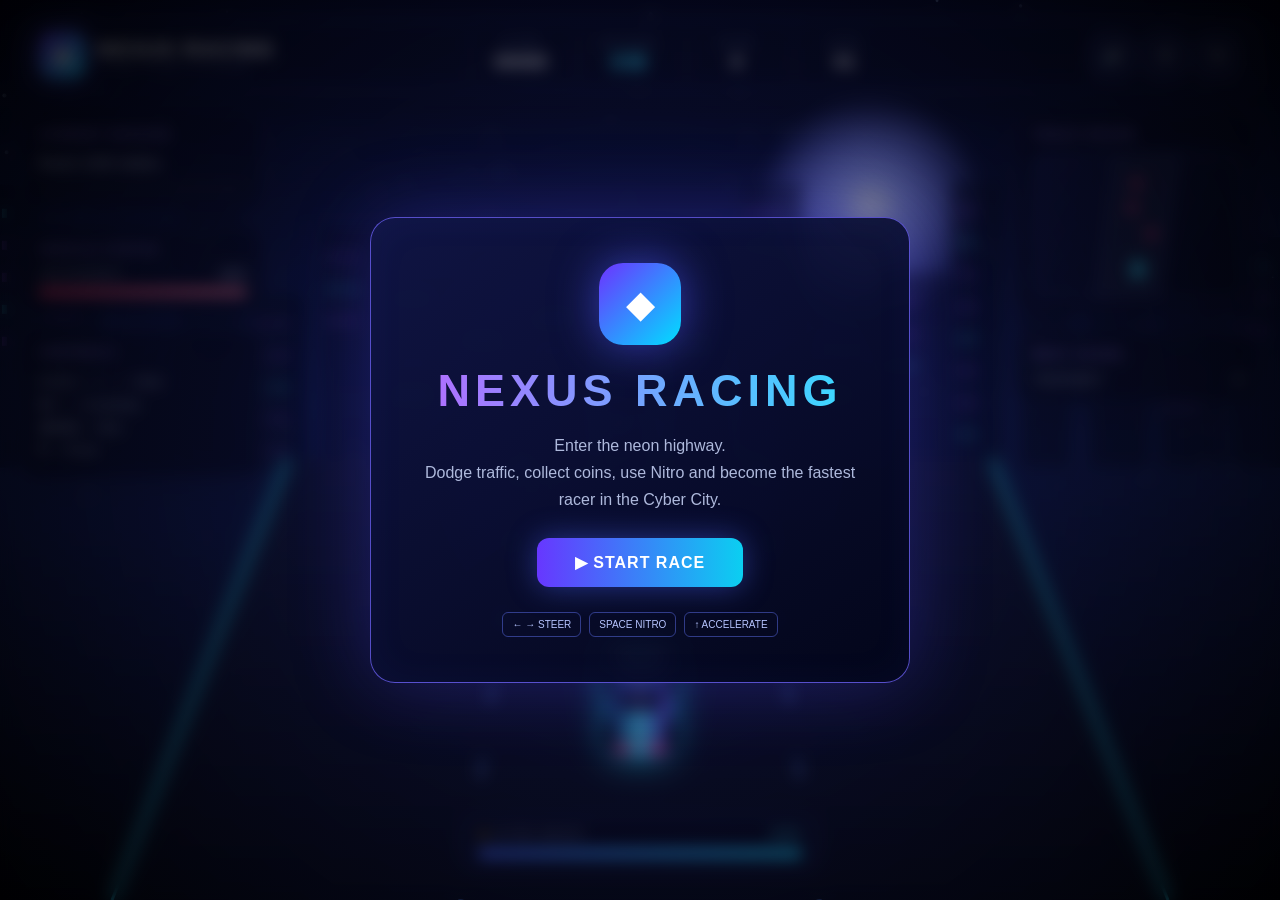
<file: car1.html>
<!DOCTYPE html>
<html lang="en">
<head>
<meta charset="UTF-8">
<meta name="viewport" content="width=device-width, initial-scale=1.0">
<title>NEXUS RACING</title>

<style>
*{
    margin:0;
    padding:0;
    box-sizing:border-box;
    user-select:none;
}

html,body{
    width:100%;
    height:100%;
    overflow:hidden;
    font-family:Arial,Helvetica,sans-serif;
    background:#02030a;
    color:#fff;
}

button{
    font:inherit;
}

#game{
    position:relative;
    width:100vw;
    height:100vh;
    overflow:hidden;
    background:
        radial-gradient(
            circle at 50% 30%,
            #18276b 0%,
            #080d2d 35%,
            #02030a 75%
        );
}

/* =========================================
   CANVAS
========================================= */

#canvas{
    position:absolute;
    inset:0;
    width:100%;
    height:100%;
}

/* =========================================
   TOP HUD
========================================= */

.topbar{
    position:absolute;
    z-index:20;
    top:18px;
    left:20px;
    right:20px;

    min-height:72px;

    display:flex;
    align-items:center;
    gap:20px;

    padding:10px 18px;

    background:rgba(5,9,30,.68);
    border:1px solid rgba(91,117,255,.5);
    backdrop-filter:blur(20px);

    border-radius:18px;

    box-shadow:
        0 15px 45px rgba(0,0,0,.35),
        inset 0 0 25px rgba(89,93,255,.06);
}

.brand{
    display:flex;
    align-items:center;
    gap:12px;
    min-width:210px;
}

.brand-logo{
    width:46px;
    height:46px;

    display:grid;
    place-items:center;

    border-radius:13px;

    font-size:23px;
    font-weight:900;

    background:
        linear-gradient(
            135deg,
            #6b37ff,
            #12d9ff
        );

    box-shadow:
        0 0 28px rgba(82,79,255,.65);
}

.brand h1{
    font-size:20px;
    letter-spacing:2px;
}

.brand small{
    display:block;
    margin-top:3px;

    color:#7e8dff;
    font-size:8px;
    letter-spacing:3px;
}

.stats{
    flex:1;

    display:flex;
    justify-content:center;
    gap:8px;
}

.stat{
    min-width:100px;
    padding:8px 15px;

    text-align:center;

    border-left:1px solid rgba(111,125,255,.3);
}

.stat span{
    display:block;

    color:#7d91c9;
    font-size:9px;
    letter-spacing:2px;

    margin-bottom:4px;
}

.stat strong{
    font-size:19px;
}

.stat strong.neon{
    color:#35dcff;
    text-shadow:0 0 12px #35dcff;
}

.top-actions{
    display:flex;
    gap:8px;
}

.hud-btn{
    width:45px;
    height:45px;

    border:1px solid rgba(105,124,255,.65);
    border-radius:12px;

    background:rgba(37,47,105,.35);

    color:#fff;
    cursor:pointer;

    transition:.2s;
}

.hud-btn:hover{
    background:rgba(90,67,255,.4);
    box-shadow:0 0 22px rgba(95,74,255,.5);
    transform:translateY(-2px);
}

/* =========================================
   LEFT HUD
========================================= */

.left-hud{
    position:absolute;
    z-index:15;

    left:20px;
    top:110px;

    width:245px;
}

.panel{
    margin-bottom:14px;

    padding:17px;

    background:rgba(5,9,29,.65);
    border:1px solid rgba(83,108,255,.42);
    backdrop-filter:blur(18px);

    border-radius:16px;

    box-shadow:
        0 12px 35px rgba(0,0,0,.25),
        inset 0 0 20px rgba(80,100,255,.04);
}

.panel-title{
    margin-bottom:13px;

    color:#9e83ff;

    font-size:11px;
    letter-spacing:2px;
    font-weight:800;
}

.mission{
    color:#dce4ff;
    font-size:14px;
    line-height:1.5;
}

.progress{
    height:7px;
    margin-top:12px;

    background:#11152b;

    border-radius:20px;
    overflow:hidden;
}

.progress-fill{
    width:0%;
    height:100%;

    background:
        linear-gradient(
            90deg,
            #7046ff,
            #18dfff
        );

    box-shadow:
        0 0 15px #4d72ff;

    transition:.25s;
}

.health-row{
    display:flex;
    justify-content:space-between;

    color:#aab4d8;
    font-size:11px;
}

.health-bar{
    height:8px;
    margin-top:8px;

    background:#151326;

    border-radius:20px;
    overflow:hidden;
}

#healthFill{
    width:100%;
    height:100%;

    background:
        linear-gradient(
            90deg,
            #ff386d,
            #ff7b9b
        );

    box-shadow:0 0 15px #ff376a;

    transition:.2s;
}

/* =========================================
   RIGHT HUD
========================================= */

.right-hud{
    position:absolute;
    z-index:15;

    right:20px;
    top:110px;

    width:245px;
}

.mini-map{
    position:relative;

    width:100%;
    height:145px;

    overflow:hidden;

    border-radius:13px;

    background:
        linear-gradient(
            120deg,
            rgba(14,20,65,.95),
            rgba(3,8,28,.95)
        );

    border:1px solid rgba(86,109,255,.55);
}

.mini-road{
    position:absolute;

    left:35%;
    width:30%;
    height:100%;

    background:#141a3a;

    transform:skewX(-8deg);

    border-left:1px solid #4a5bbd;
    border-right:1px solid #4a5bbd;
}

.mini-player{
    position:absolute;

    width:9px;
    height:15px;

    left:50%;
    bottom:20px;

    transform:translateX(-50%);

    background:#32e4ff;

    border-radius:4px;

    box-shadow:
        0 0 12px #32e4ff;
}

.mini-dot{
    position:absolute;

    width:7px;
    height:7px;

    border-radius:50%;

    background:#ff3e75;

    box-shadow:0 0 10px #ff3e75;
}

.dot1{
    left:46%;
    top:35%;
}

.dot2{
    left:55%;
    top:53%;
}

.dot3{
    left:48%;
    top:18%;
}

/* =========================================
   BOTTOM CENTER
========================================= */

.nitro-panel{
    position:absolute;

    z-index:20;

    left:50%;
    bottom:28px;

    transform:translateX(-50%);

    width:360px;

    padding:12px 16px;

    background:rgba(5,8,28,.72);

    border:1px solid rgba(80,116,255,.55);

    backdrop-filter:blur(18px);

    border-radius:18px;

    text-align:center;
}

.nitro-head{
    display:flex;
    justify-content:space-between;

    color:#aab8e5;

    font-size:10px;
    letter-spacing:2px;
}

.nitro-head strong{
    color:#43e2ff;
}

.nitro-bar{
    height:11px;

    margin-top:8px;

    overflow:hidden;

    border-radius:20px;

    background:#10152c;

    border:1px solid rgba(78,107,255,.5);
}

#nitroFill{
    width:100%;
    height:100%;

    background:
        linear-gradient(
            90deg,
            #4567ff,
            #16dfff
        );

    box-shadow:
        0 0 20px #22cfff;

    transition:.1s;
}

/* =========================================
   MOBILE CONTROLS
========================================= */

.mobile-controls{
    position:absolute;
    z-index:25;

    left:20px;
    right:20px;
    bottom:28px;

    display:none;

    justify-content:space-between;

    pointer-events:none;
}

.control-group{
    display:flex;
    gap:10px;
}

.mobile-btn{
    width:62px;
    height:62px;

    pointer-events:auto;

    border:1px solid rgba(101,124,255,.65);

    border-radius:18px;

    color:#fff;

    background:rgba(13,19,60,.75);

    backdrop-filter:blur(12px);

    font-size:22px;

    box-shadow:
        0 0 20px rgba(50,80,255,.25);
}

.mobile-btn:active{
    transform:scale(.92);
    background:rgba(93,70,255,.55);
}

.nitro-mobile{
    border-color:#21dfff;

    box-shadow:
        0 0 25px rgba(20,220,255,.35);
}

/* =========================================
   START SCREEN
========================================= */

.overlay{
    position:absolute;
    z-index:100;

    inset:0;

    display:flex;
    align-items:center;
    justify-content:center;

    background:
        radial-gradient(
            circle,
            rgba(25,30,100,.35),
            rgba(0,0,0,.82)
        );

    backdrop-filter:blur(8px);
}

.overlay.hidden{
    display:none;
}

.modal{
    width:min(540px,90%);

    padding:45px;

    text-align:center;

    background:
        linear-gradient(
            145deg,
            rgba(17,22,70,.92),
            rgba(3,6,25,.94)
        );

    border:1px solid rgba(112,101,255,.75);

    border-radius:25px;

    box-shadow:
        0 0 80px rgba(83,67,255,.28),
        inset 0 0 40px rgba(80,100,255,.05);

    animation:
        modalIn .7s ease;
}

@keyframes modalIn{
    from{
        opacity:0;
        transform:translateY(25px) scale(.96);
    }

    to{
        opacity:1;
        transform:translateY(0) scale(1);
    }
}

.modal-logo{
    width:82px;
    height:82px;

    margin:0 auto 20px;

    display:grid;
    place-items:center;

    border-radius:24px;

    font-size:38px;

    background:
        linear-gradient(
            135deg,
            #6d32ff,
            #00dfff
        );

    box-shadow:
        0 0 45px rgba(80,90,255,.6);
}

.modal h2{
    font-size:45px;

    letter-spacing:5px;

    background:
        linear-gradient(
            90deg,
            #b36cff,
            #36ddff
        );

    -webkit-background-clip:text;
    color:transparent;
}

.modal p{
    margin:15px 0 25px;

    color:#aeb9dc;

    line-height:1.7;
}

.start-btn{
    border:0;

    padding:15px 38px;

    border-radius:12px;

    color:#fff;

    font-weight:800;
    letter-spacing:1px;

    cursor:pointer;

    background:
        linear-gradient(
            90deg,
            #6737ff,
            #0bcff1
        );

    box-shadow:
        0 0 30px rgba(73,101,255,.45);

    transition:.25s;
}

.start-btn:hover{
    transform:translateY(-3px);

    box-shadow:
        0 0 45px rgba(73,101,255,.7);
}

.instructions{
    display:flex;

    justify-content:center;

    gap:8px;

    margin-top:25px;

    flex-wrap:wrap;
}

.key{
    padding:6px 9px;

    border-radius:6px;

    border:1px solid rgba(100,120,255,.45);

    color:#b6c4ff;

    font-size:10px;
}

/* =========================================
   GAME OVER
========================================= */

.final-score{
    font-size:50px;

    margin:10px 0 25px;

    color:#35ddff;

    text-shadow:
        0 0 20px #35ddff;
}

/* =========================================
   PAUSE
========================================= */

.pause-text{
    color:#8997c8;
}

/* =========================================
   RESPONSIVE
========================================= */

@media(max-width:900px){

    .topbar{
        top:8px;
        left:8px;
        right:8px;

        min-height:58px;

        padding:6px 8px;

        gap:6px;
    }

    .brand{
        min-width:auto;
    }

    .brand h1,
    .brand small{
        display:none;
    }

    .brand-logo{
        width:42px;
        height:42px;
    }

    .stats{
        gap:2px;
    }

    .stat{
        min-width:58px;
        padding:5px;
    }

    .stat span{
        font-size:7px;
    }

    .stat strong{
        font-size:14px;
    }

    .stat:nth-child(3){
        display:none;
    }

    .top-actions{
        gap:3px;
    }

    .hud-btn{
        width:39px;
        height:39px;
        font-size:14px;
    }

    .left-hud,
    .right-hud{
        display:none;
    }

    .nitro-panel{
        width:230px;
        bottom:105px;
        padding:9px 12px;
    }

    .mobile-controls{
        display:flex;
    }

    .modal{
        padding:32px 22px;
    }

    .modal h2{
        font-size:34px;
    }

    .modal-logo{
        width:68px;
        height:68px;
        font-size:30px;
    }
}

@media(min-width:901px){

    .mobile-controls{
        display:none;
    }
}
</style>
</head>

<body>

<div id="game">

<canvas id="canvas"></canvas>

<!-- =====================================
     TOP BAR
===================================== -->

<div class="topbar">

    <div class="brand">

        <div class="brand-logo">
            ◆
        </div>

        <div>
            <h1>NEXUS RACING</h1>
            <small>CYBER SPEED DIVISION</small>
        </div>

    </div>

    <div class="stats">

        <div class="stat">
            <span>SCORE</span>
            <strong id="score">00000</strong>
        </div>

        <div class="stat">
            <span>DISTANCE</span>
            <strong class="neon" id="distance">0 M</strong>
        </div>

        <div class="stat">
            <span>COINS</span>
            <strong id="coins">0</strong>
        </div>

        <div class="stat">
            <span>LEVEL</span>
            <strong id="level">01</strong>
        </div>

    </div>

    <div class="top-actions">

        <button
            class="hud-btn"
            id="soundBtn">
            🔊
        </button>

        <button
            class="hud-btn"
            id="pauseBtn">
            Ⅱ
        </button>

        <button
            class="hud-btn"
            id="restartBtn">
            ↻
        </button>

    </div>

</div>


<!-- =====================================
     LEFT HUD
===================================== -->

<div class="left-hud">

    <div class="panel">

        <div class="panel-title">
            CURRENT MISSION
        </div>

        <div
            class="mission"
            id="mission">
            Reach 1000 meters
        </div>

        <div class="progress">
            <div
                class="progress-fill"
                id="missionProgress">
            </div>
        </div>

    </div>


    <div class="panel">

        <div class="panel-title">
            VEHICLE STATUS
        </div>

        <div class="health-row">
            <span>CAR INTEGRITY</span>
            <strong id="healthText">100%</strong>
        </div>

        <div class="health-bar">
            <div id="healthFill"></div>
        </div>

    </div>


    <div class="panel">

        <div class="panel-title">
            CONTROLS
        </div>

        <div style="
            color:#aeb9dc;
            font-size:12px;
            line-height:1.9;
        ">
            <b>A / D</b> or
            <b>← / →</b> — Steer<br>
            <b>W / ↑</b> — Accelerate<br>
            <b>SPACE</b> — Nitro<br>
            <b>P</b> — Pause
        </div>

    </div>

</div>


<!-- =====================================
     RIGHT HUD
===================================== -->

<div class="right-hud">

    <div class="panel">

        <div class="panel-title">
            TRACK RADAR
        </div>

        <div class="mini-map">

            <div class="mini-road"></div>

            <div class="mini-dot dot1"></div>
            <div class="mini-dot dot2"></div>
            <div class="mini-dot dot3"></div>

            <div class="mini-player"></div>

        </div>

    </div>


    <div class="panel">

        <div class="panel-title">
            BEST SCORE
        </div>

        <div style="
            display:flex;
            justify-content:space-between;
            color:#aeb9dc;
            font-size:12px;
        ">
            <span>YOUR BEST</span>
            <strong id="bestScore">0</strong>
        </div>

    </div>

</div>


<!-- =====================================
     NITRO
===================================== -->

<div class="nitro-panel">

    <div class="nitro-head">

        <span>⚡ NITRO BOOST</span>

        <strong id="nitroText">
            100%
        </strong>

    </div>

    <div class="nitro-bar">

        <div id="nitroFill"></div>

    </div>

</div>


<!-- =====================================
     MOBILE CONTROLS
===================================== -->

<div class="mobile-controls">

    <div class="control-group">

        <button
            class="mobile-btn"
            id="leftBtn">
            ◀
        </button>

        <button
            class="mobile-btn"
            id="rightBtn">
            ▶
        </button>

    </div>

    <div class="control-group">

        <button
            class="mobile-btn nitro-mobile"
            id="nitroBtn">
            ⚡
        </button>

    </div>

</div>


<!-- =====================================
     START
===================================== -->

<div
    class="overlay"
    id="startScreen">

    <div class="modal">

        <div class="modal-logo">
            ◆
        </div>

        <h2>NEXUS RACING</h2>

        <p>
            Enter the neon highway.<br>
            Dodge traffic, collect coins,
            use Nitro and become the fastest
            racer in the Cyber City.
        </p>

        <button
            class="start-btn"
            id="startBtn">
            ▶ START RACE
        </button>

        <div class="instructions">

            <span class="key">
                ← →
                STEER
            </span>

            <span class="key">
                SPACE
                NITRO
            </span>

            <span class="key">
                ↑
                ACCELERATE
            </span>

        </div>

    </div>

</div>


<!-- =====================================
     GAME OVER
===================================== -->

<div
    class="overlay hidden"
    id="gameOver">

    <div class="modal">

        <div class="modal-logo">
            ✕
        </div>

        <h2>RACE OVER</h2>

        <p>
            Your final score
        </p>

        <div
            class="final-score"
            id="finalScore">
            0
        </div>

        <button
            class="start-btn"
            id="playAgain">
            ↻ PLAY AGAIN
        </button>

    </div>

</div>


<!-- =====================================
     PAUSE
===================================== -->

<div
    class="overlay hidden"
    id="pauseScreen">

    <div class="modal">

        <div class="modal-logo">
            Ⅱ
        </div>

        <h2>PAUSED</h2>

        <p class="pause-text">
            Your race is waiting.
        </p>

        <button
            class="start-btn"
            id="resumeBtn">
            ▶ RESUME RACE
        </button>

    </div>

</div>

</div>


<script>

/* ==================================================
   CANVAS
================================================== */

const canvas =
    document.getElementById("canvas");

const ctx =
    canvas.getContext("2d");

let W = 0;
let H = 0;

function resize(){

    W = canvas.width = window.innerWidth;
    H = canvas.height = window.innerHeight;

}

resize();

window.addEventListener(
    "resize",
    resize
);


/* ==================================================
   GAME STATE
================================================== */

let gameRunning = false;
let paused = false;

let score = 0;
let distance = 0;
let coins = 0;
let level = 1;

let health = 100;
let nitro = 100;

let speed = 8;

let roadOffset = 0;

let spawnTimer = 0;
let coinTimer = 0;

let lastTime = 0;

let bestScore =
    Number(
        localStorage.getItem(
            "nexusBest"
        )
    ) || 0;

document
    .getElementById("bestScore")
    .textContent = bestScore;


/* ==================================================
   PLAYER
================================================== */

const player = {

    lane:1,

    x:0,

    y:0,

    width:62,

    height:112,

    targetX:0,

    tilt:0,

    invincible:0

};


/* ==================================================
   LANES
================================================== */

function laneX(lane){

    const roadWidth =
        Math.min(
            W * .52,
            720
        );

    const left =
        W / 2 -
        roadWidth / 2;

    const laneWidth =
        roadWidth / 3;

    return (
        left +
        laneWidth * lane +
        laneWidth / 2
    );

}


/* ==================================================
   ENTITIES
================================================== */

let traffic = [];
let collectibleCoins = [];
let particles = [];


/* ==================================================
   INPUT
================================================== */

const keys = {};

document.addEventListener(
    "keydown",
    e => {

        keys[e.key.toLowerCase()] = true;

        if(
            [
                "arrowup",
                "arrowdown",
                "arrowleft",
                "arrowright",
                " "
            ].includes(e.key.toLowerCase())
        ){
            e.preventDefault();
        }

        if(e.key.toLowerCase()==="p"){
            togglePause();
        }

    }
);

document.addEventListener(
    "keyup",
    e => {

        keys[e.key.toLowerCase()] = false;

    }
);


/* ==================================================
   MOBILE BUTTONS
================================================== */

function holdButton(
    element,
    key
){

    element.addEventListener(
        "touchstart",
        e => {

            e.preventDefault();

            keys[key] = true;

        },
        {passive:false}
    );

    element.addEventListener(
        "touchend",
        e => {

            e.preventDefault();

            keys[key] = false;

        },
        {passive:false}
    );

}

holdButton(
    document.getElementById("leftBtn"),
    "arrowleft"
);

holdButton(
    document.getElementById("rightBtn"),
    "arrowright"
);

holdButton(
    document.getElementById("nitroBtn"),
    " "
);


/* ==================================================
   START
================================================== */

function startGame(){

    score = 0;
    distance = 0;
    coins = 0;

    level = 1;

    health = 100;
    nitro = 100;

    speed = 8;

    roadOffset = 0;

    spawnTimer = 30;
    coinTimer = 40;

    traffic = [];
    collectibleCoins = [];
    particles = [];

    player.lane = 1;

    player.x =
        laneX(1);

    player.targetX =
        player.x;

    player.y =
        H * .78;

    player.tilt = 0;

    player.invincible = 0;

    gameRunning = true;
    paused = false;

    document
        .getElementById("startScreen")
        .classList.add("hidden");

    document
        .getElementById("gameOver")
        .classList.add("hidden");

    document
        .getElementById("pauseScreen")
        .classList.add("hidden");

    updateUI();

    lastTime =
        performance.now();

    requestAnimationFrame(loop);

}


/* ==================================================
   MOVE LANE
================================================== */

let previousLeft = false;
let previousRight = false;

function handleSteering(){

    const left =
        keys["arrowleft"] ||
        keys["a"];

    const right =
        keys["arrowright"] ||
        keys["d"];

    if(
        left &&
        !previousLeft
    ){

        player.lane =
            Math.max(
                0,
                player.lane - 1
            );

    }

    if(
        right &&
        !previousRight
    ){

        player.lane =
            Math.min(
                2,
                player.lane + 1
            );

    }

    previousLeft = left;
    previousRight = right;

    player.targetX =
        laneX(
            player.lane
        );

}


/* ==================================================
   SPAWN TRAFFIC
================================================== */

function spawnTraffic(){

    let lane =
        Math.floor(
            Math.random()*3
        );

    traffic.push({

        lane,

        x:laneX(lane),

        y:-150,

        width:58,

        height:105,

        speed:
            4+
            Math.random()*3+
            level*.25,

        type:
            Math.random()>.5
            ? "sport"
            : "truck",

        color:
            Math.random()>.5
            ? "#e942ff"
            : "#31dfff"

    });

}


/* ==================================================
   SPAWN COIN
================================================== */

function spawnCoin(){

    const lane =
        Math.floor(
            Math.random()*3
        );

    collectibleCoins.push({

        lane,

        x:laneX(lane),

        y:-30,

        size:13,

        rotation:
            Math.random()*Math.PI*2

    });

}


/* ==================================================
   PARTICLES
================================================== */

function burst(
    x,
    y,
    amount,
    color
){

    for(
        let i=0;
        i<amount;
        i++
    ){

        const angle =
            Math.random() *
            Math.PI * 2;

        const force =
            Math.random()*5+1;

        particles.push({

            x,
            y,

            vx:
                Math.cos(angle)*
                force,

            vy:
                Math.sin(angle)*
                force,

            life:
                25+
                Math.random()*30,

            color

        });

    }

}


/* ==================================================
   UPDATE
================================================== */

function update(){

    handleSteering();


    /* =============================================
       ACCELERATION
    ============================================= */

    let accelerating =
        keys["arrowup"] ||
        keys["w"];

    let braking =
        keys["arrowdown"] ||
        keys["s"];

    if(accelerating){

        speed += .12;

    }else{

        speed -= .025;

    }

    if(braking){

        speed -= .16;

    }


    /* =============================================
       NITRO
    ============================================= */

    const usingNitro =
        keys[" "] &&
        nitro > 0;

    if(usingNitro){

        speed += .32;

        nitro -= .65;

        if(
            Math.random()>.35
        ){

            burst(
                player.x,
                player.y+
                player.height/2,
                2,
                "#28dfff"
            );

        }

    }else{

        nitro += .06;

    }

    nitro =
        Math.max(
            0,
            Math.min(
                100,
                nitro
            )
        );


    speed =
        Math.max(
            5,
            Math.min(
                usingNitro
                ? 18
                : 12,
                speed
            )
        );


    /* =============================================
       PLAYER
    ============================================= */

    player.x +=
        (
            player.targetX -
            player.x
        )*.16;

    player.y =
        H*.78;

    player.tilt =
        (
            player.targetX -
            player.x
        )*.03;

    if(player.invincible>0)
        player.invincible--;


    /* =============================================
       ROAD
    ============================================= */

    roadOffset +=
        speed;

    distance +=
        speed*.055;

    score +=
        speed*.045;


    /* =============================================
       LEVEL
    ============================================= */

    level =
        Math.floor(
            distance/1000
        )+1;


    /* =============================================
       SPAWN TRAFFIC
    ============================================= */

    spawnTimer--;

    if(spawnTimer<=0){

        spawnTraffic();

        spawnTimer =
            Math.max(
                25,
                75 -
                level*4
            );

    }


    /* =============================================
       SPAWN COINS
    ============================================= */

    coinTimer--;

    if(coinTimer<=0){

        spawnCoin();

        coinTimer =
            40+
            Math.random()*50;

    }


    /* =============================================
       TRAFFIC
    ============================================= */

    for(
        let i=traffic.length-1;
        i>=0;
        i--
    ){

        const car =
            traffic[i];

        car.y +=
            speed*.72+
            car.speed*.25;


        /* COLLISION */

        const hit =
            Math.abs(
                player.x -
                car.x
            ) <
            45 &&
            Math.abs(
                player.y -
                car.y
            ) <
            80;


        if(
            hit &&
            player.invincible<=0
        ){

            health -= 22;

            player.invincible = 80;

            burst(
                player.x,
                player.y,
                25,
                "#ff3b70"
            );

            speed *= .6;

        }


        if(
            car.y >
            H+180
        ){

            traffic.splice(
                i,
                1
            );

            score += 20;

        }

    }


    /* =============================================
       COINS
    ============================================= */

    for(
        let i=collectibleCoins.length-1;
        i>=0;
        i--
    ){

        const c =
            collectibleCoins[i];

        c.y +=
            speed*.72;

        c.rotation += .08;


        const hit =
            Math.abs(
                player.x -
                c.x
            ) < 45 &&
            Math.abs(
                player.y -
                c.y
            ) < 70;


        if(hit){

            coins++;

            score += 100;

            burst(
                c.x,
                c.y,
                15,
                "#ffd83d"
            );

            collectibleCoins.splice(
                i,
                1
            );

            continue;

        }


        if(c.y>H+50){

            collectibleCoins.splice(
                i,
                1
            );

        }

    }


    /* =============================================
       PARTICLES
    ============================================= */

    for(
        let i=particles.length-1;
        i>=0;
        i--
    ){

        const p =
            particles[i];

        p.x += p.vx;
        p.y += p.vy;

        p.vx *= .96;
        p.vy *= .96;

        p.life--;

        if(p.life<=0){

            particles.splice(
                i,
                1
            );

        }

    }


    /* =============================================
       HEALTH
    ============================================= */

    if(health<=0){

        health = 0;

        endGame();

    }


    updateUI();

}


/* ==================================================
   BACKGROUND
================================================== */

function drawBackground(){

    ctx.clearRect(
        0,
        0,
        W,
        H
    );


    /* SKY */

    const sky =
        ctx.createLinearGradient(
            0,
            0,
            0,
            H
        );

    sky.addColorStop(
        0,
        "#02051c"
    );

    sky.addColorStop(
        .45,
        "#101d58"
    );

    sky.addColorStop(
        1,
        "#03040d"
    );

    ctx.fillStyle = sky;

    ctx.fillRect(
        0,
        0,
        W,
        H
    );


    /* MOON */

    ctx.save();

    ctx.shadowBlur = 60;
    ctx.shadowColor =
        "#6e75ff";

    const moon =
        ctx.createRadialGradient(
            W*.68,
            H*.23,
            5,
            W*.68,
            H*.23,
            115
        );

    moon.addColorStop(
        0,
        "#e4edff"
    );

    moon.addColorStop(
        .25,
        "#9aa9ff"
    );

    moon.addColorStop(
        1,
        "rgba(70,80,180,0)"
    );

    ctx.fillStyle = moon;

    ctx.beginPath();

    ctx.arc(
        W*.68,
        H*.23,
        115,
        0,
        Math.PI*2
    );

    ctx.fill();

    ctx.restore();


    /* CITY */

    drawCity();


    /* ROAD */

    drawRoad();


    /* STARS */

    drawStars();

}


/* ==================================================
   CITY
================================================== */

let cityBuildings = [];

function initCity(){

    cityBuildings = [];

    for(
        let x=-100;
        x<W+100;
        x+=70
    ){

        cityBuildings.push({

            x,

            width:
                45+
                Math.random()*30,

            height:
                100+
                Math.random()*220,

            windows:
                3+
                Math.floor(
                    Math.random()*6
                )

        });

    }

}

initCity();

window.addEventListener(
    "resize",
    initCity
);


function drawCity(){

    const horizon =
        H*.52;

    for(
        const b of cityBuildings
    ){

        const y =
            horizon -
            b.height;

        ctx.fillStyle =
            "#030718";

        ctx.fillRect(
            b.x,
            y,
            b.width,
            b.height
        );


        ctx.strokeStyle =
            "rgba(62,89,255,.25)";

        ctx.strokeRect(
            b.x,
            y,
            b.width,
            b.height
        );


        for(
            let row=0;
            row<b.windows;
            row++
        ){

            const wy =
                y+
                25+
                row*32;

            if(
                wy >
                horizon-10
            ) continue;

            ctx.fillStyle =
                (
                    row+
                    Math.floor(b.x)
                )%3===0
                ? "#35dfff"
                : "#9d4dff";

            ctx.globalAlpha=.45;

            ctx.fillRect(
                b.x+8,
                wy,
                5,
                9
            );

            ctx.fillRect(
                b.x+20,
                wy,
                5,
                9
            );

            if(b.width>55){

                ctx.fillRect(
                    b.x+32,
                    wy,
                    5,
                    9
                );

            }

        }

    }

    ctx.globalAlpha=1;

}


/* ==================================================
   ROAD
================================================== */

function drawRoad(){

    const horizon =
        H*.51;

    const roadWidth =
        Math.min(
            W*.55,
            760
        );

    const bottomWidth =
        roadWidth*1.5;

    const center =
        W/2;


    /* ROAD */

    const roadGradient =
        ctx.createLinearGradient(
            0,
            horizon,
            0,
            H
        );

    roadGradient.addColorStop(
        0,
        "#101638"
    );

    roadGradient.addColorStop(
        1,
        "#050816"
    );

    ctx.fillStyle =
        roadGradient;

    ctx.beginPath();

    ctx.moveTo(
        center-roadWidth/2,
        horizon
    );

    ctx.lineTo(
        center+roadWidth/2,
        horizon
    );

    ctx.lineTo(
        center+bottomWidth/2,
        H
    );

    ctx.lineTo(
        center-bottomWidth/2,
        H
    );

    ctx.closePath();

    ctx.fill();


    /* ROAD EDGES */

    ctx.strokeStyle =
        "#25dfff";

    ctx.lineWidth=3;

    ctx.shadowBlur=15;
    ctx.shadowColor="#25dfff";

    ctx.beginPath();

    ctx.moveTo(
        center-roadWidth/2,
        horizon
    );

    ctx.lineTo(
        center-bottomWidth/2,
        H
    );

    ctx.stroke();

    ctx.beginPath();

    ctx.moveTo(
        center+roadWidth/2,
        horizon
    );

    ctx.lineTo(
        center+bottomWidth/2,
        H
    );

    ctx.stroke();

    ctx.shadowBlur=0;


    /* LANE LINES */

    for(
        let lane=1;
        lane<3;
        lane++
    ){

        const topX =
            center-
            roadWidth/2+
            roadWidth*
            lane/3;

        const bottomX =
            center-
            bottomWidth/2+
            bottomWidth*
            lane/3;


        for(
            let i=-1;
            i<14;
            i++
        ){

            const segment =
                75;

            const offset =
                (
                    roadOffset*1.7
                ) %
                (
                    segment*2
                );

            const t1 =
                Math.max(
                    0,
                    (
                        i*segment+
                        offset
                    )/
                    (H-horizon)
                );

            const t2 =
                Math.min(
                    1,
                    t1+.045
                );

            const y1 =
                horizon+
                (H-horizon)*
                t1;

            const y2 =
                horizon+
                (H-horizon)*
                t2;

            const x1 =
                topX+
                (
                    bottomX-
                    topX
                )*t1;

            const x2 =
                topX+
                (
                    bottomX-
                    topX
                )*t2;

            ctx.strokeStyle =
                "rgba(89,147,255,.5)";

            ctx.lineWidth =
                3+
                t1*4;

            ctx.beginPath();

            ctx.moveTo(
                x1,
                y1
            );

            ctx.lineTo(
                x2,
                y2
            );

            ctx.stroke();

        }

    }

}


/* ==================================================
   STARS
================================================== */

let stars=[];

for(
    let i=0;
    i<180;
    i++
){

    stars.push({

        x:Math.random()*W,

        y:Math.random()*H*.55,

        size:
            Math.random()*1.8+.3,

        speed:
            Math.random()*.4+.1

    });

}

function drawStars(){

    for(
        const s of stars
    ){

        s.y +=
            s.speed;

        if(
            s.y >
            H*.55
        ){

            s.y=0;

            s.x=
                Math.random()*W;

        }

        ctx.fillStyle =
            "rgba(180,210,255,.7)";

        ctx.beginPath();

        ctx.arc(
            s.x,
            s.y,
            s.size,
            0,
            Math.PI*2
        );

        ctx.fill();

    }

}


/* ==================================================
   PLAYER CAR
================================================== */

function drawPlayer(){

    ctx.save();

    ctx.translate(
        player.x,
        player.y
    );

    ctx.rotate(
        player.tilt
    );


    /* INVINCIBILITY */

    if(
        player.invincible>0 &&
        Math.floor(
            player.invincible/6
        )%2===0
    ){

        ctx.globalAlpha=.45;

    }


    /* CAR SHADOW */

    ctx.shadowBlur=35;

    ctx.shadowColor =
        "#17dfff";


    /* BODY */

    const body =
        ctx.createLinearGradient(
            -30,
            0,
            30,
            0
        );

    body.addColorStop(
        0,
        "#13245b"
    );

    body.addColorStop(
        .5,
        "#39ddff"
    );

    body.addColorStop(
        1,
        "#5226a8"
    );

    ctx.fillStyle =
        body;

    ctx.beginPath();

    ctx.roundRect(
        -31,
        -56,
        62,
        112,
        17
    );

    ctx.fill();


    /* ROOF */

    ctx.shadowBlur=0;

    const glass =
        ctx.createLinearGradient(
            0,
            -45,
            0,
            0
        );

    glass.addColorStop(
        0,
        "#94eaff"
    );

    glass.addColorStop(
        .45,
        "#263d88"
    );

    glass.addColorStop(
        1,
        "#10182f"
    );

    ctx.fillStyle =
        glass;

    ctx.beginPath();

    ctx.roundRect(
        -22,
        -38,
        44,
        48,
        12
    );

    ctx.fill();


    /* ROOF LINE */

    ctx.strokeStyle =
        "rgba(148,244,255,.8)";

    ctx.lineWidth=2;

    ctx.beginPath();

    ctx.moveTo(
        -20,
        -34
    );

    ctx.lineTo(
        20,
        -34
    );

    ctx.stroke();


    /* CENTER STRIPE */

    ctx.fillStyle =
        "rgba(255,255,255,.18)";

    ctx.fillRect(
        -3,
        -55,
        6,
        105
    );


    /* HEAD LIGHTS */

    ctx.shadowBlur=18;
    ctx.shadowColor="#dfffff";

    ctx.fillStyle =
        "#dfffff";

    ctx.beginPath();

    ctx.roundRect(
        -24,
        -51,
        14,
        6,
        3
    );

    ctx.roundRect(
        10,
        -51,
        14,
        6,
        3
    );

    ctx.fill();


    /* TAIL LIGHTS */

    ctx.shadowColor="#ff2e72";

    ctx.fillStyle =
        "#ff316e";

    ctx.fillRect(
        -24,
        44,
        14,
        6
    );

    ctx.fillRect(
        10,
        44,
        14,
        6
    );


    /* WHEELS */

    ctx.shadowBlur=0;

    ctx.fillStyle="#050611";

    ctx.fillRect(
        -35,
        -33,
        8,
        26
    );

    ctx.fillRect(
        27,
        -33,
        8,
        26
    );

    ctx.fillRect(
        -35,
        20,
        8,
        26
    );

    ctx.fillRect(
        27,
        20,
        8,
        26
    );


    /* NITRO FLAMES */

    if(
        keys[" "] &&
        nitro>0
    ){

        ctx.shadowBlur=25;
        ctx.shadowColor="#27dcff";

        ctx.fillStyle="#31eaff";

        ctx.beginPath();

        ctx.moveTo(
            -18,
            53
        );

        ctx.lineTo(
            -8,
            53+
            Math.random()*22
        );

        ctx.lineTo(
            0,
            53
        );

        ctx.closePath();

        ctx.fill();

        ctx.beginPath();

        ctx.moveTo(
            0,
            53
        );

        ctx.lineTo(
            9,
            53+
            Math.random()*25
        );

        ctx.lineTo(
            18,
            53
        );

        ctx.closePath();

        ctx.fill();

    }


    ctx.restore();

}


/* ==================================================
   TRAFFIC CAR
================================================== */

function drawTrafficCar(car){

    ctx.save();

    ctx.translate(
        car.x,
        car.y
    );


    /* SHADOW */

    ctx.shadowBlur=22;
    ctx.shadowColor =
        car.color;

    ctx.fillStyle =
        car.color;

    ctx.beginPath();

    ctx.roundRect(
        -29,
        -52,
        58,
        104,
        13
    );

    ctx.fill();


    /* WINDOW */

    ctx.shadowBlur=0;

    ctx.fillStyle =
        "#0a1025";

    ctx.beginPath();

    ctx.roundRect(
        -20,
        -34,
        40,
        38,
        9
    );

    ctx.fill();


    /* FRONT */

    ctx.fillStyle =
        "#eafcff";

    ctx.fillRect(
        -20,
        -46,
        12,
        5
    );

    ctx.fillRect(
        8,
        -46,
        12,
        5
    );


    /* BACK */

    ctx.fillStyle =
        "#ff245f";

    ctx.fillRect(
        -20,
        39,
        12,
        5
    );

    ctx.fillRect(
        8,
        39,
        12,
        5
    );


    /* WHEELS */

    ctx.fillStyle =
        "#03040a";

    ctx.fillRect(
        -33,
        -28,
        7,
        23
    );

    ctx.fillRect(
        26,
        -28,
        7,
        23
    );

    ctx.fillRect(
        -33,
        17,
        7,
        23
    );

    ctx.fillRect(
        26,
        17,
        7,
        23
    );


    ctx.restore();

}


/* ==================================================
   COIN
================================================== */

function drawCoin(c){

    ctx.save();

    ctx.translate(
        c.x,
        c.y
    );

    ctx.rotate(
        c.rotation
    );

    ctx.shadowBlur=25;
    ctx.shadowColor="#ffd82f";

    ctx.fillStyle =
        "#ffd83d";

    ctx.beginPath();

    ctx.arc(
        0,
        0,
        c.size,
        0,
        Math.PI*2
    );

    ctx.fill();

    ctx.fillStyle =
        "#fff1a1";

    ctx.font =
        "bold 15px Arial";

    ctx.textAlign =
        "center";

    ctx.textBaseline =
        "middle";

    ctx.fillText(
        "$",
        0,
        1
    );

    ctx.restore();

}


/* ==================================================
   PARTICLES
================================================== */

function drawParticles(){

    for(
        const p of particles
    ){

        ctx.globalAlpha =
            Math.max(
                0,
                p.life/50
            );

        ctx.fillStyle =
            p.color;

        ctx.beginPath();

        ctx.arc(
            p.x,
            p.y,
            3,
            0,
            Math.PI*2
        );

        ctx.fill();

    }

    ctx.globalAlpha=1;

}


/* ==================================================
   DRAW
================================================== */

function draw(){

    drawBackground();


    /* COINS */

    for(
        const c of collectibleCoins
    ){

        drawCoin(c);

    }


    /* TRAFFIC */

    for(
        const car of traffic
    ){

        drawTrafficCar(car);

    }


    /* PARTICLES */

    drawParticles();


    /* PLAYER */

    drawPlayer();

}


/* ==================================================
   UI
================================================== */

function updateUI(){

    document
        .getElementById("score")
        .textContent =
            Math.floor(score)
            .toString()
            .padStart(
                5,
                "0"
            );


    document
        .getElementById("distance")
        .textContent =
            Math.floor(distance)
            +" M";


    document
        .getElementById("coins")
        .textContent =
            coins;


    document
        .getElementById("level")
        .textContent =
            level
            .toString()
            .padStart(
                2,
                "0"
            );


    document
        .getElementById("healthText")
        .textContent =
            Math.floor(
                health
            )+"%";


    document
        .getElementById("healthFill")
        .style.width =
            health+"%";


    document
        .getElementById("nitroText")
        .textContent =
            Math.floor(
                nitro
            )+"%";


    document
        .getElementById("nitroFill")
        .style.width =
            nitro+"%";


    const missionTarget =
        level*1000;

    const progress =
        (
            distance%
            1000
        )/1000*100;


    document
        .getElementById(
            "missionProgress"
        )
        .style.width =
            progress+"%";


    document
        .getElementById(
            "mission"
        )
        .textContent =
            "Reach "+
            missionTarget+
            " meters";


    if(
        score >
        bestScore
    ){

        bestScore =
            Math.floor(score);

        document
            .getElementById(
                "bestScore"
            )
            .textContent =
                bestScore;

        localStorage.setItem(
            "nexusBest",
            bestScore
        );

    }

}


/* ==================================================
   GAME OVER
================================================== */

function endGame(){

    gameRunning=false;

    document
        .getElementById(
            "finalScore"
        )
        .textContent =
            Math.floor(score);

    document
        .getElementById(
            "gameOver"
        )
        .classList
        .remove("hidden");

}


/* ==================================================
   PAUSE
================================================== */

function togglePause(){

    if(!gameRunning)
        return;

    paused = !paused;

    document
        .getElementById(
            "pauseScreen"
        )
        .classList
        .toggle(
            "hidden",
            !paused
        );

    if(!paused){

        lastTime =
            performance.now();

        requestAnimationFrame(
            loop
        );

    }

}


/* ==================================================
   GAME LOOP
================================================== */

function loop(time){

    if(
        !gameRunning ||
        paused
    ){

        return;

    }


    const delta =
        Math.min(
            2,
            (time-lastTime)/
            16.67
        );

    lastTime=time;


    /* UPDATE MULTIPLE STEPS */

    update();


    draw();


    requestAnimationFrame(
        loop
    );

}


/* ==================================================
   BUTTONS
================================================== */

document
    .getElementById("startBtn")
    .addEventListener(
        "click",
        startGame
    );


document
    .getElementById("playAgain")
    .addEventListener(
        "click",
        startGame
    );


document
    .getElementById("pauseBtn")
    .addEventListener(
        "click",
        togglePause
    );


document
    .getElementById("resumeBtn")
    .addEventListener(
        "click",
        togglePause
    );


document
    .getElementById("restartBtn")
    .addEventListener(
        "click",
        ()=>{
            startGame();
        }
    );


/* ==================================================
   SOUND BUTTON
================================================== */

let soundOn=true;

document
    .getElementById("soundBtn")
    .addEventListener(
        "click",
        function(){

            soundOn =
                !soundOn;

            this.textContent =
                soundOn
                ? "🔊"
                : "🔇";

        }
    );


/* ==================================================
   INITIAL
================================================== */

player.x =
    laneX(1);

player.targetX =
    player.x;

player.y =
    H*.78;

updateUI();

draw();

</script>

</body>
</html>
</file>
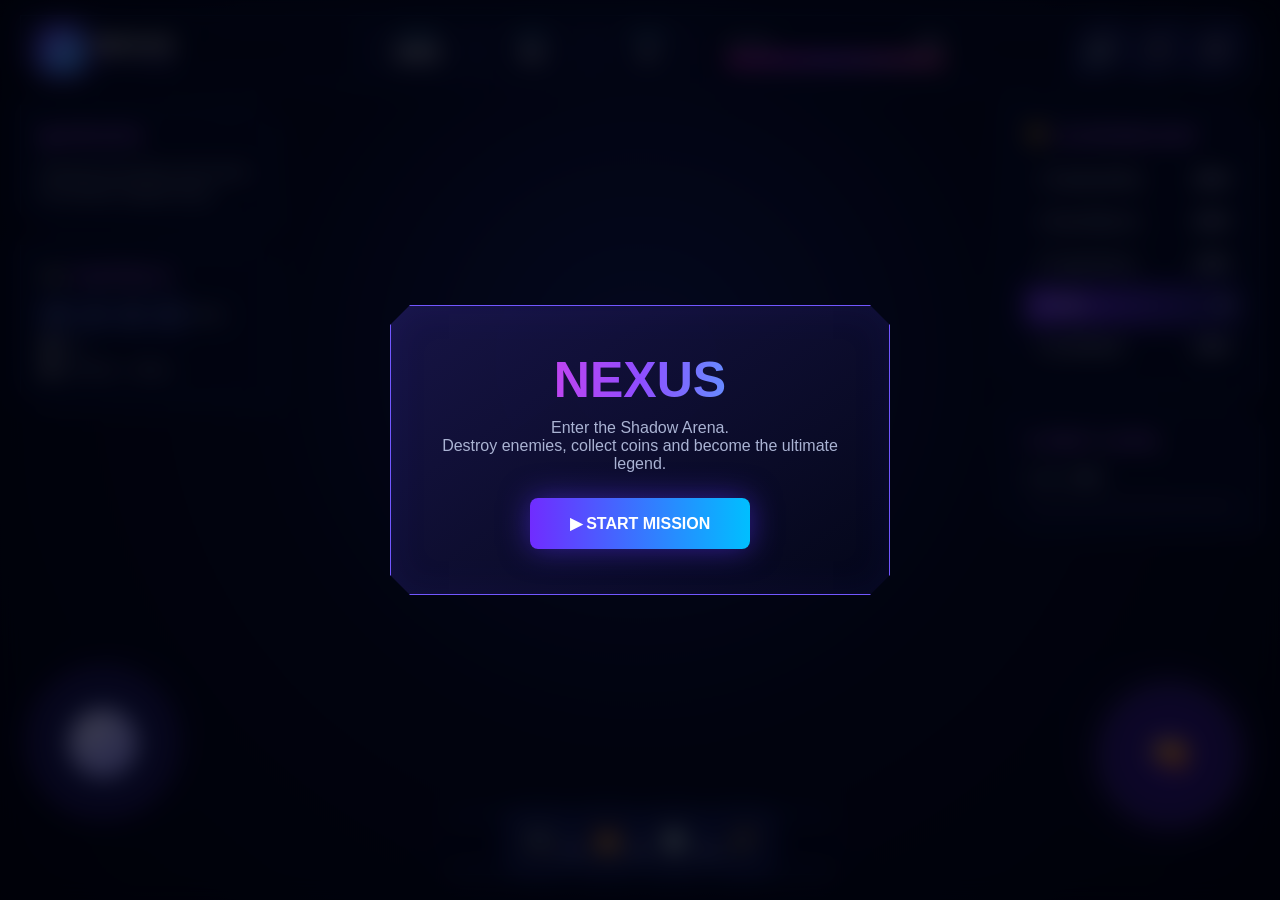
<file: game3.html>
<!DOCTYPE html>
<html lang="en">
<head>
<meta charset="UTF-8">
<meta name="viewport" content="width=device-width,initial-scale=1.0">
<title>NEXUS PLAY ARENA</title>

<style>
*{
    margin:0;
    padding:0;
    box-sizing:border-box;
    user-select:none;
}

body{
    overflow:hidden;
    background:#02040e;
    color:white;
    font-family:Arial,Helvetica,sans-serif;
}

#game{
    position:relative;
    width:100vw;
    height:100vh;
    overflow:hidden;
    background:
        radial-gradient(circle at 50% 40%,#111b55 0%,#05091d 45%,#010208 100%);
}

canvas{
    position:absolute;
    inset:0;
    width:100%;
    height:100%;
}

/* ================= TOP ================= */

.top{
    position:absolute;
    top:15px;
    left:20px;
    right:20px;
    height:70px;
    z-index:20;

    display:flex;
    align-items:center;
    gap:20px;

    padding:10px 18px;

    border:1px solid rgba(84,151,255,.35);
    background:rgba(5,10,31,.72);
    backdrop-filter:blur(18px);

    clip-path:polygon(
        0 0,
        calc(100% - 18px) 0,
        100% 18px,
        100% 100%,
        18px 100%,
        0 calc(100% - 18px)
    );

    box-shadow:
        0 0 30px rgba(45,80,255,.15),
        inset 0 0 25px rgba(70,90,255,.05);
}

.logo{
    min-width:210px;
    display:flex;
    align-items:center;
    gap:10px;
}

.logoIcon{
    width:45px;
    height:45px;

    display:grid;
    place-items:center;

    font-size:27px;

    border:1px solid #6b51ff;
    border-radius:13px;

    background:linear-gradient(
        135deg,
        #4d23ff,
        #00bfff
    );

    box-shadow:
        0 0 25px #6040ff,
        inset 0 0 15px #b7a7ff;
}

.logoText{
    font-weight:900;
    font-size:22px;
    letter-spacing:1px;
}

.logoText small{
    display:block;
    color:#7c5cff;
    font-size:9px;
    letter-spacing:3px;
}

/* TOP STATS */

.stats{
    display:flex;
    align-items:center;
    justify-content:center;
    flex:1;
    height:100%;
}

.stat{
    height:52px;
    min-width:115px;
    padding:5px 20px;
    text-align:center;

    border-left:1px solid rgba(78,124,255,.4);

    background:rgba(40,60,150,.12);
}

.stat:last-child{
    border-right:1px solid rgba(78,124,255,.4);
}

.stat span{
    display:block;
    color:#54d9ff;
    font-size:10px;
    letter-spacing:1px;
    margin-bottom:2px;
}

.stat b{
    font-size:20px;
}

.shield{
    min-width:260px;
    padding:0 20px;
}

.shieldTitle{
    display:flex;
    justify-content:space-between;
    font-size:11px;
    color:#b9bff0;
}

.shieldBar{
    width:100%;
    height:10px;
    margin-top:7px;
    border-radius:20px;
    overflow:hidden;
    background:#17152b;
    border:1px solid #493d7b;
}

#shieldFill{
    width:100%;
    height:100%;
    background:linear-gradient(
        90deg,
        #ff18d0,
        #9d35ff,
        #ff4d9d
    );

    box-shadow:0 0 20px #ff22dd;
    transition:.2s;
}

/* TOP BUTTONS */

.topButtons{
    display:flex;
    gap:8px;
}

.iconBtn{
    width:50px;
    height:50px;

    color:white;
    font-size:22px;

    cursor:pointer;

    border:1px solid #4c64ff;
    background:rgba(35,35,100,.35);

    clip-path:polygon(
        10px 0,
        100% 0,
        100% calc(100% - 10px),
        calc(100% - 10px) 100%,
        0 100%,
        0 10px
    );

    box-shadow:
        inset 0 0 20px rgba(80,80,255,.15),
        0 0 12px rgba(70,70,255,.2);
}

.iconBtn:hover{
    background:rgba(100,60,255,.4);
    box-shadow:0 0 25px #6b40ff;
}

/* ================= LEFT PANELS ================= */

.leftPanel{
    position:absolute;
    z-index:15;
    left:20px;
    top:105px;
    width:255px;
}

.panel{
    margin-bottom:18px;
    padding:20px;

    background:rgba(6,12,39,.7);
    backdrop-filter:blur(18px);

    border:1px solid rgba(58,119,255,.65);

    clip-path:polygon(
        0 0,
        calc(100% - 15px) 0,
        100% 15px,
        100% 100%,
        15px 100%,
        0 calc(100% - 15px)
    );

    box-shadow:
        0 0 25px rgba(32,72,255,.12),
        inset 0 0 25px rgba(32,72,255,.04);
}

.panel h3{
    color:#b45cff;
    letter-spacing:1px;
    margin-bottom:14px;
    font-size:17px;
}

.panel p{
    color:#b8c3e5;
    line-height:1.6;
    font-size:14px;
}

.control{
    display:flex;
    align-items:center;
    gap:8px;
    margin:9px 0;
    color:#ccd2f5;
    font-size:13px;
}

.key{
    min-width:30px;
    height:28px;

    display:grid;
    place-items:center;

    border:1px solid #5d72ff;
    border-radius:5px;

    color:white;
    background:rgba(55,75,180,.3);

    box-shadow:0 0 8px rgba(80,100,255,.25);
}

/* ================= RIGHT ================= */

.rightPanel{
    position:absolute;
    z-index:15;
    right:20px;
    top:105px;
    width:255px;
}

.leader{
    list-style:none;
}

.leader li{
    display:flex;
    justify-content:space-between;
    padding:10px;
    margin:4px 0;

    color:#c5cae8;
    border-radius:5px;
}

.leader li.active{
    color:white;

    background:linear-gradient(
        90deg,
        rgba(117,48,255,.8),
        rgba(69,58,220,.3)
    );

    box-shadow:0 0 18px rgba(110,60,255,.35);
}

/* NEXT LEVEL */

.progress{
    height:10px;
    margin-top:12px;

    background:#14152e;
    border:1px solid #41427d;
    border-radius:20px;
    overflow:hidden;
}

#progressFill{
    width:0%;
    height:100%;
    background:linear-gradient(
        90deg,
        #6e36ff,
        #20d7ff
    );

    box-shadow:0 0 15px #7348ff;
}

/* ================= MISSION ================= */

.mission{
    position:absolute;
    z-index:15;

    left:50%;
    bottom:25px;
    transform:translateX(-50%);

    min-width:420px;
    padding:14px 30px;

    text-align:center;

    background:rgba(5,9,30,.75);
    backdrop-filter:blur(20px);

    border:1px solid #5369ff;

    clip-path:polygon(
        20px 0,
        calc(100% - 20px) 0,
        100% 50%,
        calc(100% - 20px) 100%,
        20px 100%,
        0 50%
    );

    box-shadow:0 0 25px rgba(65,75,255,.25);
}

.mission small{
    display:block;
    color:#7d8eff;
    letter-spacing:2px;
    font-size:9px;
}

.mission strong{
    display:block;
    margin-top:4px;
    color:white;
}

/* ================= CONTROLS ================= */

.joystick{
    position:absolute;
    z-index:20;

    left:35px;
    bottom:90px;

    width:135px;
    height:135px;

    border-radius:50%;

    border:2px solid #754dff;

    background:
        radial-gradient(
            circle,
            rgba(85,110,255,.65),
            rgba(23,20,92,.25) 55%,
            rgba(30,0,90,.15)
        );

    box-shadow:
        0 0 30px rgba(98,51,255,.4),
        inset 0 0 30px rgba(70,70,255,.4);
}

.stick{
    position:absolute;
    width:65px;
    height:65px;
    left:50%;
    top:50%;
    transform:translate(-50%,-50%);

    border-radius:50%;

    background:radial-gradient(
        circle at 35% 30%,
        #d7d5ff,
        #5d5cff
    );

    box-shadow:
        0 0 25px #6558ff,
        inset 0 0 20px white;
}

.fire{
    position:absolute;
    z-index:20;

    right:45px;
    bottom:80px;

    width:130px;
    height:130px;

    border-radius:50%;

    border:2px solid #8b4cff;

    background:radial-gradient(
        circle,
        rgba(105,42,255,.65),
        rgba(20,10,80,.25)
    );

    color:white;
    font-size:35px;

    box-shadow:
        0 0 40px rgba(118,55,255,.5),
        inset 0 0 30px rgba(100,50,255,.4);

    cursor:pointer;
}

.fire:active{
    transform:scale(.94);
}

/* ABILITIES */

.abilities{
    position:absolute;
    z-index:20;

    left:50%;
    bottom:30px;

    transform:translateX(-50%);

    display:flex;
    gap:10px;
}

.skill{
    width:58px;
    height:58px;

    border:1px solid #5578ff;
    background:rgba(15,20,65,.8);

    color:white;
    font-size:23px;

    border-radius:10px;

    box-shadow:0 0 15px rgba(50,80,255,.3);

    cursor:pointer;
}

.skill:hover{
    background:rgba(100,60,255,.4);
}

/* ================= OVERLAY ================= */

.overlay{
    position:absolute;
    inset:0;
    z-index:100;

    display:flex;
    align-items:center;
    justify-content:center;

    background:rgba(1,2,10,.72);
    backdrop-filter:blur(12px);
}

.modal{
    width:min(500px,90%);
    padding:45px;
    text-align:center;

    border:1px solid #7257ff;

    background:
        linear-gradient(
            145deg,
            rgba(25,22,75,.9),
            rgba(4,7,25,.92)
        );

    clip-path:polygon(
        20px 0,
        calc(100% - 20px) 0,
        100% 20px,
        100% calc(100% - 20px),
        calc(100% - 20px) 100%,
        20px 100%,
        0 calc(100% - 20px),
        0 20px
    );

    box-shadow:
        0 0 60px rgba(80,50,255,.4),
        inset 0 0 40px rgba(80,60,255,.08);
}

.modal h1{
    font-size:50px;
    margin-bottom:10px;

    background:linear-gradient(
        90deg,
        #ff39dd,
        #8f4dff,
        #30dfff
    );

    -webkit-background-clip:text;
    color:transparent;
}

.modal p{
    color:#aab3d3;
    margin-bottom:25px;
}

.start{
    padding:16px 40px;

    border:0;
    border-radius:8px;

    color:white;
    font-weight:bold;
    font-size:16px;

    cursor:pointer;

    background:linear-gradient(
        90deg,
        #702cff,
        #00bfff
    );

    box-shadow:0 0 30px rgba(90,50,255,.5);
}

.start:hover{
    transform:translateY(-2px);
    box-shadow:0 0 45px rgba(100,60,255,.7);
}

/* ================= PAUSE ================= */

.hidden{
    display:none !important;
}

/* ================= MOBILE ================= */

@media(max-width:900px){

    .top{
        left:8px;
        right:8px;
        top:8px;
        height:60px;
        gap:5px;
        padding:6px;
    }

    .logo{
        min-width:auto;
    }

    .logoText{
        display:none;
    }

    .logoIcon{
        width:42px;
        height:42px;
    }

    .stat{
        min-width:60px;
        padding:4px;
    }

    .stat b{
        font-size:14px;
    }

    .shield{
        display:none;
    }

    .topButtons .iconBtn{
        width:38px;
        height:42px;
        font-size:16px;
    }

    .leftPanel,
    .rightPanel{
        display:none;
    }

    .mission{
        min-width:270px;
        bottom:18px;
        font-size:12px;
    }

    .abilities{
        bottom:85px;
    }

    .skill{
        width:45px;
        height:45px;
        font-size:18px;
    }

    .joystick{
        width:110px;
        height:110px;
        left:20px;
        bottom:80px;
    }

    .stick{
        width:52px;
        height:52px;
    }

    .fire{
        width:105px;
        height:105px;
        right:20px;
        bottom:75px;
    }
}
</style>
</head>

<body>

<div id="game">

<canvas id="canvas"></canvas>

<!-- TOP UI -->
<div class="top">

    <div class="logo">
        <div class="logoIcon">✦</div>
        <div class="logoText">
            NEXUS
            <small>PLAY ARENA</small>
        </div>
    </div>

    <div class="stats">

        <div class="stat">
            <span>SCORE</span>
            <b id="score">0000</b>
        </div>

        <div class="stat">
            <span>LEVEL</span>
            <b id="level">01</b>
        </div>

        <div class="stat">
            <span>COINS</span>
            <b id="coins">0</b>
        </div>

        <div class="shield">

            <div class="shieldTitle">
                <span>♥ SHIELD</span>
                <b id="shieldText">100%</b>
            </div>

            <div class="shieldBar">
                <div id="shieldFill"></div>
            </div>

        </div>

    </div>

    <div class="topButtons">

        <button class="iconBtn" id="soundBtn">🔊</button>
        <button class="iconBtn" id="pauseBtn">Ⅱ</button>
        <button class="iconBtn" id="resetBtn">⚙</button>

    </div>

</div>


<!-- LEFT -->
<div class="leftPanel">

    <div class="panel">

        <h3>◉ MISSION</h3>

        <p>
            Eliminate all enemies and survive
            the futuristic Shadow Arena.
        </p>

    </div>

    <div class="panel">

        <h3>🎮 CONTROLS</h3>

        <div class="control">
            <span class="key">W</span>
            <span class="key">A</span>
            <span class="key">S</span>
            <span class="key">D</span>
            Move
        </div>

        <div class="control">
            🖱️ Aim
        </div>

        <div class="control">
            🖱️ Left Click — Shoot
        </div>

    </div>

</div>


<!-- RIGHT -->
<div class="rightPanel">

    <div class="panel">

        <h3>🏆 LEADERBOARD</h3>

        <ul class="leader">

            <li>
                <span>1 ShadowKiller</span>
                <b>2500</b>
            </li>

            <li>
                <span>2 NeonWarrior</span>
                <b>2200</b>
            </li>

            <li>
                <span>3 CyberGhost</span>
                <b>1900</b>
            </li>

            <li class="active">
                <span>4 YOU</span>
                <b id="youScore">0</b>
            </li>

            <li>
                <span>5 DarkBlade</span>
                <b>1000</b>
            </li>

        </ul>

    </div>

    <div class="panel">

        <h3>★ NEXT LEVEL</h3>

        <p>
            Score:
            <b id="nextScore">1000</b>
        </p>

        <div class="progress">
            <div id="progressFill"></div>
        </div>

    </div>

</div>


<!-- JOYSTICK -->
<div class="joystick" id="joystick">
    <div class="stick" id="stick"></div>
</div>


<!-- FIRE -->
<button class="fire" id="fire">
    🔫
</button>


<!-- SKILLS -->
<div class="abilities">

    <button class="skill" onclick="ability(1)">⚔️</button>
    <button class="skill" onclick="ability(2)">💥</button>
    <button class="skill" onclick="ability(3)">🛡️</button>
    <button class="skill" onclick="ability(4)">💣</button>

</div>


<!-- MISSION -->
<div class="mission">

    <small>CURRENT MISSION</small>

    <strong id="missionText">
        Eliminate the Shadows
    </strong>

</div>


<!-- START SCREEN -->
<div class="overlay" id="startScreen">

    <div class="modal">

        <h1>NEXUS</h1>

        <p>
            Enter the Shadow Arena.<br>
            Destroy enemies, collect coins
            and become the ultimate legend.
        </p>

        <button class="start" onclick="startGame()">
            ▶ START MISSION
        </button>

    </div>

</div>


<!-- GAME OVER -->
<div class="overlay hidden" id="gameOver">

    <div class="modal">

        <h1>GAME OVER</h1>

        <p>
            Final Score
        </p>

        <h2 id="finalScore">
            0
        </h2>

        <br>

        <button class="start" onclick="restartGame()">
            ↻ RESTART
        </button>

    </div>

</div>


<!-- PAUSE -->
<div class="overlay hidden" id="pauseScreen">

    <div class="modal">

        <h1>PAUSED</h1>

        <p>
            Your mission is waiting.
        </p>

        <button class="start" onclick="togglePause()">
            ▶ RESUME
        </button>

    </div>

</div>

</div>


<script>

/* =================================
   CANVAS
================================= */

const canvas =
document.getElementById("canvas");

const ctx =
canvas.getContext("2d");

let W,H;

function resize(){

    W=canvas.width=innerWidth;
    H=canvas.height=innerHeight;

}

resize();

window.addEventListener(
    "resize",
    resize
);


/* =================================
   GAME
================================= */

let running=false;
let paused=false;

let score=0;
let coins=0;
let level=1;
let shield=100;

let player;

let bullets=[];
let enemies=[];
let particles=[];
let coinItems=[];
let stars=[];

let keys={};

let mouse={
    x:innerWidth/2,
    y:innerHeight/2,
    down:false
};

let spawnTimer=0;
let last=0;


/* =================================
   STARS
================================= */

for(let i=0;i<180;i++){

    stars.push({

        x:Math.random()*W,
        y:Math.random()*H,

        size:Math.random()*2+.4,

        speed:Math.random()*.5+.1

    });

}


/* =================================
   INPUT
================================= */

document.addEventListener(
    "keydown",
    e=>{

        keys[e.key.toLowerCase()]=true;

        if(e.key===" "){
            e.preventDefault();
            shoot();
        }

        if(e.key.toLowerCase()==="p"){
            togglePause();
        }

    }
);

document.addEventListener(
    "keyup",
    e=>{
        keys[e.key.toLowerCase()]=false;
    }
);

document.addEventListener(
    "mousemove",
    e=>{

        mouse.x=e.clientX;
        mouse.y=e.clientY;

    }
);

document.addEventListener(
    "mousedown",
    e=>{

        if(e.button===0)
            mouse.down=true;

    }
);

document.addEventListener(
    "mouseup",
    ()=>{
        mouse.down=false;
    }
);


/* =================================
   PLAYER
================================= */

function createPlayer(){

    player={

        x:W/2,
        y:H/2,

        radius:22,

        speed:5,

        angle:0,

        cooldown:0

    };

}


/* =================================
   START
================================= */

function startGame(){

    document
    .getElementById("startScreen")
    .classList.add("hidden");

    score=0;
    coins=0;
    level=1;
    shield=100;

    bullets=[];
    enemies=[];
    particles=[];
    coinItems=[];

    createPlayer();

    running=true;
    paused=false;

    updateUI();

    last=performance.now();

    requestAnimationFrame(loop);

}


/* =================================
   RESTART
================================= */

function restartGame(){

    document
    .getElementById("gameOver")
    .classList.add("hidden");

    startGame();

}


/* =================================
   PAUSE
================================= */

function togglePause(){

    if(!running) return;

    paused=!paused;

    document
    .getElementById("pauseScreen")
    .classList.toggle(
        "hidden",
        !paused
    );

    if(!paused){

        last=performance.now();

        requestAnimationFrame(loop);

    }

}


/* =================================
   SHOOT
================================= */

function shoot(){

    if(!running || paused) return;

    if(player.cooldown>0) return;

    let angle=Math.atan2(
        mouse.y-player.y,
        mouse.x-player.x
    );

    bullets.push({

        x:player.x+
        Math.cos(angle)*28,

        y:player.y+
        Math.sin(angle)*28,

        vx:Math.cos(angle)*13,

        vy:Math.sin(angle)*13,

        life:80

    });

    player.cooldown=8;

    particlesBurst(
        player.x+
        Math.cos(angle)*30,

        player.y+
        Math.sin(angle)*30,

        5,
        "#48dfff"
    );

}


/* =================================
   FIRE BUTTON
================================= */

const fire=
document.getElementById("fire");

fire.addEventListener(
    "touchstart",
    e=>{

        e.preventDefault();
        mouse.down=true;

    }
);

fire.addEventListener(
    "touchend",
    e=>{

        e.preventDefault();
        mouse.down=false;

    }
);


/* =================================
   SPAWN ENEMY
================================= */

function spawnEnemy(){

    let side=
        Math.floor(
            Math.random()*4
        );

    let x,y;

    if(side===0){
        x=-40;
        y=Math.random()*H;
    }

    if(side===1){
        x=W+40;
        y=Math.random()*H;
    }

    if(side===2){
        x=Math.random()*W;
        y=-40;
    }

    if(side===3){
        x=Math.random()*W;
        y=H+40;
    }

    enemies.push({

        x:x,
        y:y,

        radius:
            17+
            Math.random()*10,

        speed:
            1.2+
            level*.12+
            Math.random()*.6,

        hp:
            1+
            Math.floor(level/4),

        pulse:
            Math.random()*10

    });

}


/* =================================
   COIN
================================= */

function spawnCoin(x,y){

    coinItems.push({

        x,
        y,

        radius:10,

        angle:0

    });

}


/* =================================
   PARTICLES
================================= */

function particlesBurst(
    x,
    y,
    amount,
    color
){

    for(let i=0;i<amount;i++){

        let a=
            Math.random()*
            Math.PI*2;

        let speed=
            Math.random()*5+1;

        particles.push({

            x,
            y,

            vx:Math.cos(a)*speed,
            vy:Math.sin(a)*speed,

            life:
                25+
                Math.random()*35,

            color

        });

    }

}


/* =================================
   UPDATE
================================= */

function update(){

    /* PLAYER */

    let dx=0;
    let dy=0;

    if(keys["w"] ||
       keys["arrowup"])
        dy--;

    if(keys["s"] ||
       keys["arrowdown"])
        dy++;

    if(keys["a"] ||
       keys["arrowleft"])
        dx--;

    if(keys["d"] ||
       keys["arrowright"])
        dx++;

    if(dx||dy){

        let len=
            Math.hypot(dx,dy);

        dx/=len;
        dy/=len;

        player.x+=
            dx*player.speed;

        player.y+=
            dy*player.speed;

    }

    player.x=
        Math.max(
            25,
            Math.min(
                W-25,
                player.x
            )
        );

    player.y=
        Math.max(
            90,
            Math.min(
                H-25,
                player.y
            )
        );


    player.angle=
        Math.atan2(
            mouse.y-player.y,
            mouse.x-player.x
        );


    if(mouse.down)
        shoot();

    if(player.cooldown>0)
        player.cooldown--;


    /* BULLETS */

    for(
        let i=bullets.length-1;
        i>=0;
        i--
    ){

        let b=bullets[i];

        b.x+=b.vx;
        b.y+=b.vy;

        b.life--;

        if(
            b.life<=0 ||
            b.x<-50 ||
            b.x>W+50 ||
            b.y<-50 ||
            b.y>H+50
        ){

            bullets.splice(i,1);

        }

    }


    /* SPAWN */

    spawnTimer--;

    if(spawnTimer<=0){

        spawnEnemy();

        spawnTimer=
            Math.max(
                18,
                70-level*3
            );

    }


    /* ENEMIES */

    for(
        let i=enemies.length-1;
        i>=0;
        i--
    ){

        let e=enemies[i];

        let a=
            Math.atan2(
                player.y-e.y,
                player.x-e.x
            );

        e.x+=
            Math.cos(a)*
            e.speed;

        e.y+=
            Math.sin(a)*
            e.speed;

        e.pulse+=.08;


        /* PLAYER HIT */

        let dist=
            Math.hypot(
                player.x-e.x,
                player.y-e.y
            );

        if(
            dist<
            player.radius+
            e.radius
        ){

            shield-=.8;

            particlesBurst(
                player.x,
                player.y,
                2,
                "#ff2d88"
            );

            if(shield<=0){

                shield=0;

                gameOver();

            }

        }


        /* BULLET HIT */

        for(
            let j=bullets.length-1;
            j>=0;
            j--
        ){

            let b=bullets[j];

            let d=
                Math.hypot(
                    b.x-e.x,
                    b.y-e.y
                );

            if(
                d<
                e.radius+5
            ){

                e.hp--;

                bullets.splice(j,1);

                particlesBurst(
                    e.x,
                    e.y,
                    7,
                    "#a348ff"
                );

                if(e.hp<=0){

                    score+=100;
                    coins+=5;

                    if(
                        Math.random()<.35
                    ){
                        spawnCoin(
                            e.x,
                            e.y
                        );
                    }

                    particlesBurst(
                        e.x,
                        e.y,
                        20,
                        "#28cfff"
                    );

                    enemies.splice(i,1);

                    break;

                }

            }

        }

    }


    /* COINS */

    for(
        let i=coinItems.length-1;
        i>=0;
        i--
    ){

        let c=coinItems[i];

        c.angle+=.08;

        let d=
            Math.hypot(
                player.x-c.x,
                player.y-c.y
            );

        if(
            d<
            player.radius+c.radius
        ){

            coins+=10;
            score+=25;

            particlesBurst(
                c.x,
                c.y,
                10,
                "#ffd83d"
            );

            coinItems.splice(i,1);

        }

    }


    /* PARTICLES */

    for(
        let i=particles.length-1;
        i>=0;
        i--
    ){

        let p=particles[i];

        p.x+=p.vx;
        p.y+=p.vy;

        p.vx*=.96;
        p.vy*=.96;

        p.life--;

        if(p.life<=0)
            particles.splice(i,1);

    }


    /* LEVEL */

    level=
        Math.floor(score/1000)+1;

    updateUI();

}


/* =================================
   DRAW BACKGROUND
================================= */

function drawBackground(){

    ctx.clearRect(
        0,
        0,
        W,
        H
    );

    /* SKY */

    let bg=
        ctx.createLinearGradient(
            0,
            0,
            0,
            H
        );

    bg.addColorStop(
        0,
        "#02082c"
    );

    bg.addColorStop(
        .5,
        "#07145a"
    );

    bg.addColorStop(
        1,
        "#02030e"
    );

    ctx.fillStyle=bg;
    ctx.fillRect(0,0,W,H);


    /* MOON */

    ctx.save();

    ctx.shadowBlur=50;
    ctx.shadowColor="#405dff";

    let moon=
        ctx.createRadialGradient(
            W*.67,
            H*.25,
            10,
            W*.67,
            H*.25,
            110
        );

    moon.addColorStop(
        0,
        "#c6d9ff"
    );

    moon.addColorStop(
        .45,
        "#6176d8"
    );

    moon.addColorStop(
        1,
        "rgba(40,50,130,0)"
    );

    ctx.fillStyle=moon;

    ctx.beginPath();

    ctx.arc(
        W*.67,
        H*.25,
        110,
        0,
        Math.PI*2
    );

    ctx.fill();

    ctx.restore();


    /* CITY */

    drawCity();


    /* GRID FLOOR */

    ctx.save();

    ctx.strokeStyle=
        "rgba(40,150,255,.18)";

    ctx.lineWidth=1;

    let horizon=H*.54;

    for(
        let y=horizon;
        y<H;
        y+=35
    ){

        ctx.beginPath();

        ctx.moveTo(
            0,
            y
        );

        ctx.lineTo(
            W,
            y
        );

        ctx.stroke();

    }

    for(
        let x=-W;
        x<W*2;
        x+=70
    ){

        ctx.beginPath();

        ctx.moveTo(
            W/2,
            horizon
        );

        ctx.lineTo(
            x,
            H
        );

        ctx.stroke();

    }

    ctx.restore();


    /* STARS */

    for(let s of stars){

        s.y+=s.speed;

        if(s.y>H)
            s.y=0;

        ctx.fillStyle=
            "rgba(150,200,255,.7)";

        ctx.beginPath();

        ctx.arc(
            s.x,
            s.y,
            s.size,
            0,
            Math.PI*2
        );

        ctx.fill();

    }

}


/* =================================
   CITY
================================= */

function drawCity(){

    let base=H*.56;

    for(
        let x=0;
        x<W;
        x+=70
    ){

        let h=
            80+
            Math.random()*
            100;

        /* deterministic-ish buildings */

        h=
            80+
            ((x*13)%130);

        ctx.fillStyle=
            "#03091d";

        ctx.fillRect(
            x,
            base-h,
            60,
            h
        );

        ctx.strokeStyle=
            "rgba(37,98,255,.35)";

        ctx.strokeRect(
            x,
            base-h,
            60,
            h
        );

        for(
            let wy=base-h+20;
            wy<base-10;
            wy+=20
        ){

            ctx.fillStyle=
                Math.random()>.4
                ?"#3c68ff"
                :"#b32cff";

            ctx.globalAlpha=.35;

            ctx.fillRect(
                x+8,
                wy,
                7,
                4
            );

            ctx.fillRect(
                x+25,
                wy,
                7,
                4
            );

            ctx.fillRect(
                x+43,
                wy,
                7,
                4
            );

        }

        ctx.globalAlpha=1;

    }

}


/* =================================
   DRAW PLAYER
================================= */

function drawPlayer(){

    ctx.save();

    ctx.translate(
        player.x,
        player.y
    );

    ctx.rotate(
        player.angle
    );


    /* SHADOW */

    ctx.shadowBlur=30;
    ctx.shadowColor="#6b35ff";


    /* BODY */

    let g=
        ctx.createRadialGradient(
            0,
            0,
            2,
            0,
            0,
            30
        );

    g.addColorStop(
        0,
        "#a886ff"
    );

    g.addColorStop(
        .45,
        "#4e35b8"
    );

    g.addColorStop(
        1,
        "#090b20"
    );

    ctx.fillStyle=g;

    ctx.beginPath();

    ctx.moveTo(
        -22,
        -15
    );

    ctx.lineTo(
        8,
        -23
    );

    ctx.lineTo(
        23,
        -7
    );

    ctx.lineTo(
        17,
        18
    );

    ctx.lineTo(
        -13,
        20
    );

    ctx.lineTo(
        -23,
        5
    );

    ctx.closePath();

    ctx.fill();


    /* ARMOR */

    ctx.shadowBlur=0;

    ctx.fillStyle="#11172f";

    ctx.fillRect(
        -12,
        -15,
        25,
        30
    );


    /* CORE */

    ctx.fillStyle="#b83cff";

    ctx.shadowBlur=15;
    ctx.shadowColor="#c235ff";

    ctx.beginPath();

    ctx.moveTo(
        -5,
        -7
    );

    ctx.lineTo(
        9,
        0
    );

    ctx.lineTo(
        -5,
        7
    );

    ctx.closePath();

    ctx.fill();


    /* GUN */

    ctx.shadowColor="#3bdcff";
    ctx.shadowBlur=20;

    ctx.strokeStyle="#51dcff";
    ctx.lineWidth=5;

    ctx.beginPath();

    ctx.moveTo(
        5,
        0
    );

    ctx.lineTo(
        47,
        0
    );

    ctx.stroke();


    ctx.restore();

}


/* =================================
   DRAW ENEMY
================================= */

function drawEnemy(e){

    ctx.save();

    ctx.translate(
        e.x,
        e.y
    );

    let scale=
        1+
        Math.sin(e.pulse)*.08;

    ctx.scale(
        scale,
        scale
    );

    ctx.shadowBlur=30;
    ctx.shadowColor="#ff174d";

    ctx.fillStyle="#260a2d";

    ctx.beginPath();

    for(let i=0;i<8;i++){

        let a=
            i*Math.PI/4;

        let r=
            i%2===0
            ?e.radius
            :e.radius*.5;

        let x=
            Math.cos(a)*r;

        let y=
            Math.sin(a)*r;

        if(i===0)
            ctx.moveTo(x,y);
        else
            ctx.lineTo(x,y);

    }

    ctx.closePath();

    ctx.fill();

    ctx.strokeStyle="#ff315d";
    ctx.lineWidth=2;
    ctx.stroke();


    /* EYE */

    ctx.fillStyle="#ff315d";

    ctx.shadowBlur=18;
    ctx.shadowColor="#ff315d";

    ctx.beginPath();

    ctx.arc(
        0,
        0,
        5,
        0,
        Math.PI*2
    );

    ctx.fill();


    /* HP */

    ctx.shadowBlur=0;

    ctx.fillStyle="#18172b";

    ctx.fillRect(
        -e.radius,
        -e.radius-12,
        e.radius*2,
        4
    );

    ctx.fillStyle="#ff315d";

    ctx.fillRect(
        -e.radius,
        -e.radius-12,
        e.radius*2*
        (e.hp/(1+Math.floor(level/4))),
        4
    );


    ctx.restore();

}


/* =================================
   BULLETS
================================= */

function drawBullets(){

    for(let b of bullets){

        ctx.save();

        ctx.shadowBlur=20;
        ctx.shadowColor="#4beaff";

        ctx.fillStyle="#d8fbff";

        ctx.beginPath();

        ctx.arc(
            b.x,
            b.y,
            4,
            0,
            Math.PI*2
        );

        ctx.fill();

        ctx.restore();

    }

}


/* =================================
   COINS
================================= */

function drawCoins(){

    for(let c of coinItems){

        ctx.save();

        ctx.translate(
            c.x,
            c.y
        );

        ctx.rotate(c.angle);

        ctx.shadowBlur=25;
        ctx.shadowColor="#ffd52e";

        ctx.fillStyle="#ffd43d";

        ctx.beginPath();

        ctx.arc(
            0,
            0,
            c.radius,
            0,
            Math.PI*2
        );

        ctx.fill();

        ctx.fillStyle="#fff3a3";

        ctx.font="bold 12px Arial";

        ctx.textAlign="center";
        ctx.textBaseline="middle";

        ctx.fillText(
            "$",
            0,
            0
        );

        ctx.restore();

    }

}


/* =================================
   PARTICLES
================================= */

function drawParticles(){

    for(let p of particles){

        ctx.globalAlpha=
            Math.max(
                0,
                p.life/50
            );

        ctx.fillStyle=p.color;

        ctx.beginPath();

        ctx.arc(
            p.x,
            p.y,
            3,
            0,
            Math.PI*2
        );

        ctx.fill();

    }

    ctx.globalAlpha=1;

}


/* =================================
   UI
================================= */

function updateUI(){

    document
    .getElementById("score")
    .textContent=
        String(score)
        .padStart(4,"0");

    document
    .getElementById("youScore")
    .textContent=
        score;

    document
    .getElementById("coins")
    .textContent=
        coins;

    document
    .getElementById("level")
    .textContent=
        String(level)
        .padStart(2,"0");

    document
    .getElementById("shieldText")
    .textContent=
        Math.max(
            0,
            Math.floor(shield)
        )+"%";

    document
    .getElementById("shieldFill")
    .style.width=
        Math.max(
            0,
            shield
        )+"%";


    let current=
        score%1000;

    let percent=
        current/1000*100;

    document
    .getElementById("progressFill")
    .style.width=
        percent+"%";

    document
    .getElementById("nextScore")
    .textContent=
        level*1000;


    if(score<500){

        document
        .getElementById("missionText")
        .textContent=
            "Eliminate the Shadows";

    }else if(score<1500){

        document
        .getElementById("missionText")
        .textContent=
            "Survive the Dark Zone";

    }else if(score<3000){

        document
        .getElementById("missionText")
        .textContent=
            "Destroy the Shadow Army";

    }else{

        document
        .getElementById("missionText")
        .textContent=
            "Become the Nexus Legend";

    }

}


/* =================================
   GAME OVER
================================= */

function gameOver(){

    running=false;

    document
    .getElementById("finalScore")
    .textContent=
        score;

    document
    .getElementById("gameOver")
    .classList.remove(
        "hidden"
    );

}


/* =================================
   ABILITY
================================= */

function ability(number){

    if(!running) return;

    if(number===1){

        for(let i=0;i<360;i+=20){

            let a=i*Math.PI/180;

            bullets.push({

                x:player.x,
                y:player.y,

                vx:Math.cos(a)*8,
                vy:Math.sin(a)*8,

                life:50

            });

        }

    }

    if(number===2){

        particlesBurst(
            player.x,
            player.y,
            80,
            "#ff42e7"
        );

        for(let e of enemies){

            e.hp-=3;

        }

    }

    if(number===3){

        shield=
            Math.min(
                100,
                shield+30
            );

    }

    if(number===4){

        enemies.splice(
            0,
            Math.min(
                5,
                enemies.length
            )
        );

        score+=250;

    }

    updateUI();

}


/* =================================
   RESET
================================= */

document
.getElementById("resetBtn")
.addEventListener(
    "click",
    ()=>{
        location.reload();
    }
);


/* =================================
   PAUSE BUTTON
================================= */

document
.getElementById("pauseBtn")
.addEventListener(
    "click",
    togglePause
);


/* =================================
   TOUCH JOYSTICK
================================= */

const joystick=
document.getElementById(
    "joystick"
);

const stick=
document.getElementById(
    "stick"
);

let joy={
    x:0,
    y:0
};

joystick.addEventListener(
    "touchmove",
    e=>{

        e.preventDefault();

        let rect=
            joystick.getBoundingClientRect();

        let touch=
            e.touches[0];

        let x=
            touch.clientX-
            (rect.left+
            rect.width/2);

        let y=
            touch.clientY-
            (rect.top+
            rect.height/2);

        let max=
            rect.width/2-30;

        let len=
            Math.hypot(x,y);

        if(len>max){

            x=
                x/len*max;

            y=
                y/len*max;

        }

        stick.style.transform=
            `translate(calc(-50% + ${x}px),
             calc(-50% + ${y}px))`;

        joy.x=x/max;
        joy.y=y/max;

        keys["w"]=joy.y<-.2;
        keys["s"]=joy.y>.2;
        keys["a"]=joy.x<-.2;
        keys["d"]=joy.x>.2;

    }
);

joystick.addEventListener(
    "touchend",
    ()=>{

        stick.style.transform=
            "translate(-50%,-50%)";

        keys["w"]=false;
        keys["s"]=false;
        keys["a"]=false;
        keys["d"]=false;

    }
);


/* =================================
   LOOP
================================= */

function loop(time){

    if(!running ||
       paused)
        return;

    last=time;

    update();

    drawBackground();

    drawCoins();

    drawBullets();

    for(let e of enemies)
        drawEnemy(e);

    drawParticles();

    drawPlayer();

    requestAnimationFrame(loop);

}


/* =================================
   AUTO START LOGIC
================================= */

updateUI();

</script>

</body>
</html>
</file>
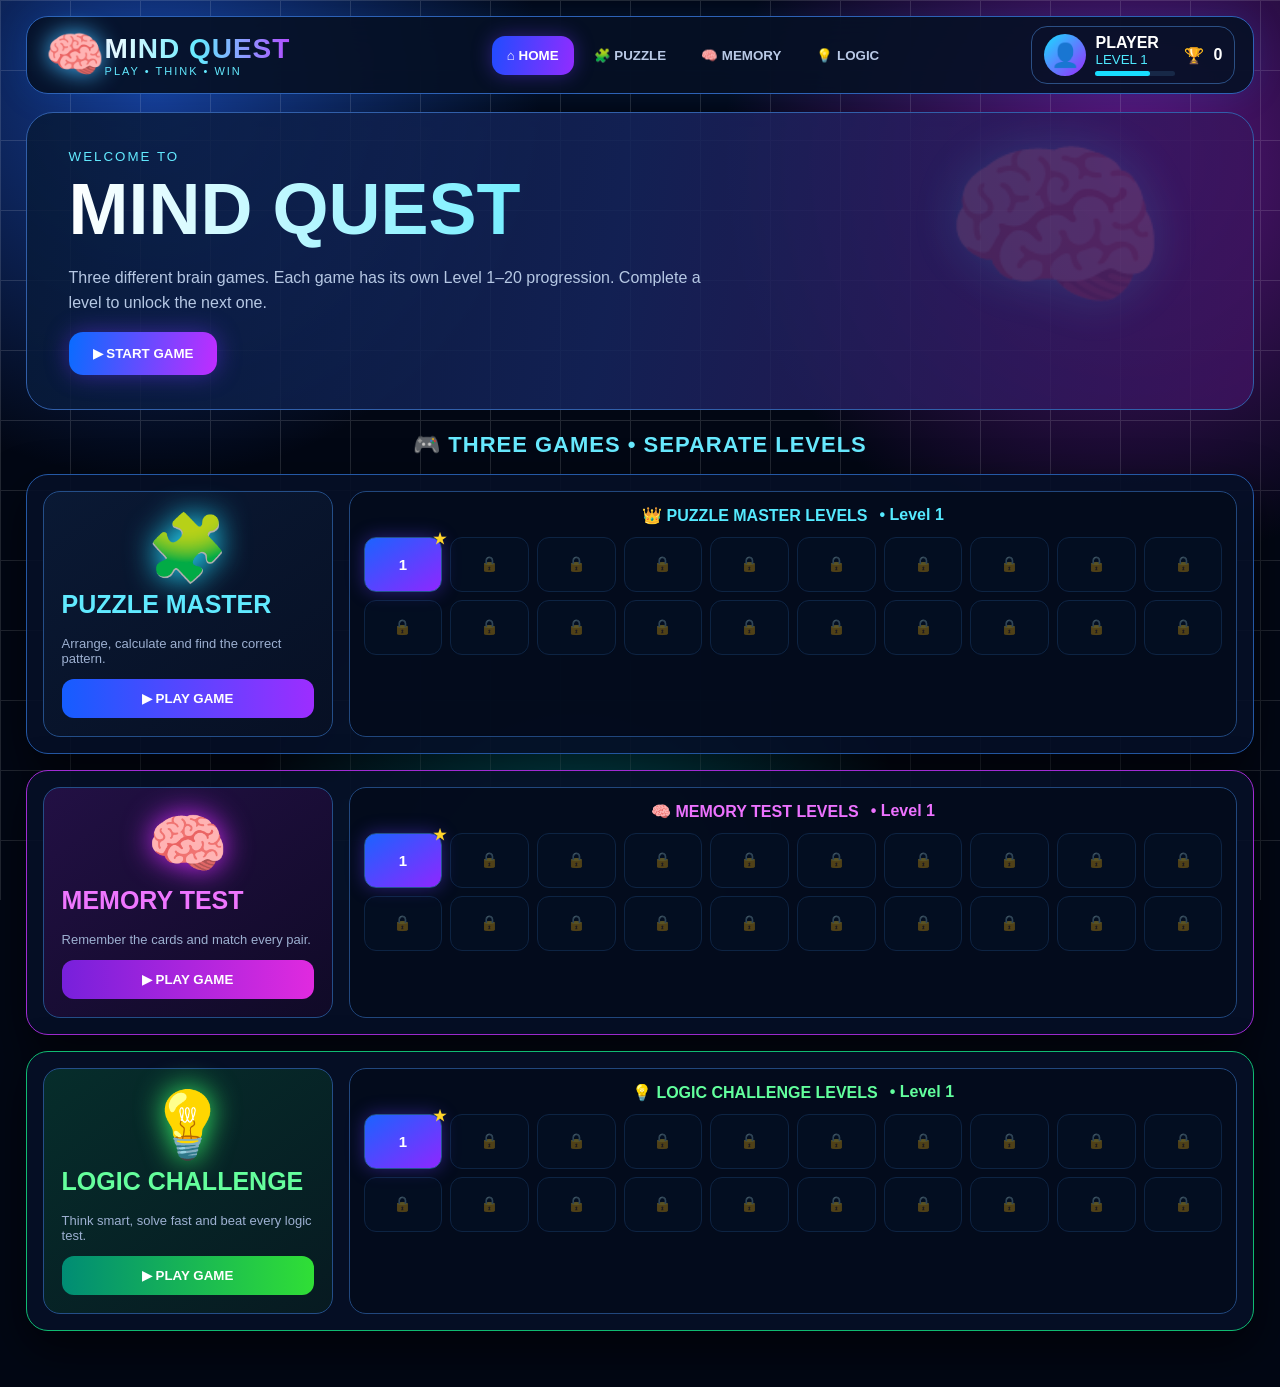
<file: mid.html>
<!DOCTYPE html>
<html lang="en">
<head>
<meta charset="UTF-8">
<meta name="viewport" content="width=device-width,initial-scale=1">
<title>Mind Quest — 3 Games</title>
<style>
*{box-sizing:border-box}body{margin:0;color:#fff;background:#020714;font-family:Inter,Arial,sans-serif;overflow-x:hidden}
body:before{content:"";position:fixed;inset:0;z-index:-2;background:radial-gradient(circle at 12% 10%,#153b91 0,transparent 28%),radial-gradient(circle at 88% 18%,#5b1680 0,transparent 30%),radial-gradient(circle at 45% 100%,#006b73 0,transparent 30%),#020714}
body:after{content:"";position:fixed;inset:0;z-index:-1;opacity:.13;background-image:linear-gradient(#fff 1px,transparent 1px),linear-gradient(90deg,#fff 1px,transparent 1px);background-size:70px 70px}
.wrap{width:min(1500px,96%);margin:auto;padding:16px 0 40px}
header{height:78px;border:1px solid #2d62b6;border-radius:22px;background:#061126e8;display:flex;align-items:center;gap:22px;padding:10px 18px;box-shadow:0 0 35px #167cff25;backdrop-filter:blur(18px)}
.logo{display:flex;align-items:center;min-width:310px}.logoIcon{font-size:48px;filter:drop-shadow(0 0 12px #4bf)}.logoText{font-size:28px;font-weight:900;letter-spacing:1px;background:linear-gradient(90deg,#fff,#65eaff,#b14dff);-webkit-background-clip:text;color:transparent}.tag{font-size:11px;color:#63eaff;letter-spacing:2px}
nav{display:flex;gap:5px;flex:1;justify-content:center}nav button{border:0;background:transparent;color:#b9c9e6;padding:12px 15px;border-radius:13px;font-weight:700;cursor:pointer}nav button.active,nav button:hover{background:linear-gradient(100deg,#204cff,#922cff);color:#fff;box-shadow:0 0 20px #6c39ff66}
.profile{display:flex;align-items:center;gap:9px;border:1px solid #2b4f84;padding:7px 12px;border-radius:16px;white-space:nowrap}.avatar{width:42px;height:42px;border-radius:50%;display:grid;place-items:center;background:linear-gradient(135deg,#16dfff,#9a2bff);font-size:23px}.xp{height:5px;width:80px;background:#172847;border-radius:5px;margin-top:4px}.xp i{display:block;width:68%;height:100%;background:#18ddff;border-radius:5px}
.hero{margin-top:18px;min-height:250px;padding:34px 42px;border:1px solid #315fa9;border-radius:27px;background:linear-gradient(100deg,#071a38dd,#15255ddd 48%,#3d135ddd);position:relative;overflow:hidden}.hero:after{content:"🧠";position:absolute;right:7%;top:8px;font-size:180px;opacity:.15;filter:drop-shadow(0 0 25px #42dfff)}.hero h1{font-size:clamp(42px,6vw,72px);margin:3px 0;background:linear-gradient(90deg,#fff,#50eaff,#cc56ff);-webkit-background-clip:text;color:transparent}.hero p{color:#b6c8e4;max-width:640px;line-height:1.55}.start{border:0;border-radius:14px;padding:14px 24px;color:white;font-weight:900;background:linear-gradient(100deg,#086cff,#c12cff);box-shadow:0 0 25px #6e36ff77;cursor:pointer}.sectionTitle{text-align:center;margin:22px 0 12px;color:#68eaff;font-size:22px;font-weight:900;letter-spacing:1px}
.gameCard{border:1px solid #2458a5;border-radius:22px;background:#061027e8;margin:16px 0;padding:16px;display:grid;grid-template-columns:290px 1fr;gap:16px;box-shadow:0 18px 45px #0009;position:relative;overflow:hidden}.gameCard.memory{border-color:#a12bd3}.gameCard.logic{border-color:#10bb72}
.info{border:1px solid #244e88;border-radius:17px;padding:18px;background:linear-gradient(145deg,#0a1934,#071024);display:flex;flex-direction:column;justify-content:center}.memory .info{background:linear-gradient(145deg,#221044,#100a27)}.logic .info{background:linear-gradient(145deg,#062d2b,#071a21)}.icon{font-size:65px;text-align:center;filter:drop-shadow(0 0 15px #23dfff)}.memory .icon{filter:drop-shadow(0 0 15px #d52cff)}.logic .icon{filter:drop-shadow(0 0 15px #39ff6c)}.info h2{margin:4px 0;font-size:25px}.info p{color:#9db0d1;font-size:13px}.play{border:0;border-radius:12px;padding:12px;background:linear-gradient(90deg,#155dff,#9d2dff);color:#fff;font-weight:900;cursor:pointer}.memory .play{background:linear-gradient(90deg,#7720db,#e02adf)}.logic .play{background:linear-gradient(90deg,#008c74,#30df36)}
.levelPanel{border:1px solid #21477d;border-radius:17px;padding:14px;background:#030b1bdd}.levelHead{display:flex;justify-content:center;align-items:center;gap:12px;color:#55eaff;font-weight:900;margin-bottom:12px}.levels{display:grid;grid-template-columns:repeat(10,1fr);gap:8px}.level{min-height:55px;border:1px solid #24538d;background:#07152c;border-radius:12px;color:#91add3;font-size:15px;font-weight:900;cursor:pointer;position:relative;transition:.18s}.level:hover:not(.locked){transform:translateY(-3px);border-color:#65efff}.level.current{background:linear-gradient(145deg,#1b63ff,#8e27ff);color:#fff;box-shadow:0 0 18px #633cff66}.level.done{background:#075d60;color:#83fff1;border-color:#16e1c8}.level.locked{opacity:.35;cursor:not-allowed}.level.current:before{content:"★";position:absolute;top:-8px;right:-5px;color:#ffd52a}
.modal{position:fixed;inset:0;background:#000b;display:none;align-items:center;justify-content:center;padding:15px;z-index:50}.modal.show{display:flex}.gamebox{width:min(720px,100%);max-height:92vh;overflow:auto;border:1px solid #3968b0;border-radius:24px;background:#07142c;padding:23px;box-shadow:0 0 70px #005eff44}.close{float:right;border:0;background:#192a48;color:white;border-radius:9px;padding:8px 11px;cursor:pointer}.gameTitle{font-size:25px;color:#64eaff;font-weight:900}.clock{text-align:right;color:#ffd34b}.question{text-align:center;font-size:24px;line-height:1.4;margin:25px 0}.answers{display:grid;grid-template-columns:1fr 1fr;gap:10px}.ans{border:1px solid #335785;background:#0b1b35;color:white;border-radius:12px;padding:15px;font-size:17px;cursor:pointer}.ans:hover{background:#17365d}.feedback{text-align:center;min-height:27px;margin:15px;color:#75f5d4;font-weight:800}.memoryGrid{display:grid;grid-template-columns:repeat(4,72px);justify-content:center;gap:10px}.mem{height:72px;border-radius:12px;border:1px solid #7545b4;background:#25145a;color:white;font-size:27px;cursor:pointer}.mem.open{background:#8229ad}.mem.ok{background:#087e71}.finish{display:block;margin:15px auto;border:0;border-radius:12px;padding:13px 24px;background:linear-gradient(90deg,#1b6cff,#b52cff);color:#fff;font-weight:900;cursor:pointer}
.toast{position:fixed;bottom:20px;left:50%;transform:translateX(-50%) translateY(80px);opacity:0;background:#101e39;border:1px solid #3c6bb0;border-radius:12px;padding:12px 18px;z-index:100;transition:.3s}.toast.show{transform:translateX(-50%) translateY(0);opacity:1}
@media(max-width:900px){header{height:auto;flex-wrap:wrap}.logo{min-width:auto;flex:1}.profile{display:none}nav{order:3;width:100%;overflow:auto;justify-content:flex-start}.gameCard{grid-template-columns:1fr}.levels{grid-template-columns:repeat(5,1fr)}}
@media(max-width:500px){.wrap{width:94%}.hero{padding:25px}.gameCard{padding:10px}.levels{grid-template-columns:repeat(4,1fr);gap:6px}.level{min-height:45px}.answers{grid-template-columns:1fr}.memoryGrid{grid-template-columns:repeat(4,58px)}.mem{height:58px}.hero:after{font-size:110px}}
</style>
</head>
<body>
<div class="wrap">
<header>
 <div class="logo"><div class="logoIcon">🧠</div><div><div class="logoText">MIND QUEST</div><div class="tag">PLAY • THINK • WIN</div></div></div>
 <nav><button class="active">⌂ HOME</button><button onclick="scrollToGame('puzzle')">🧩 PUZZLE</button><button onclick="scrollToGame('memory')">🧠 MEMORY</button><button onclick="scrollToGame('logic')">💡 LOGIC</button></nav>
 <div class="profile"><div class="avatar">👤</div><div><b>PLAYER</b><small style="display:block;color:#4feaff">LEVEL <span id="playerLevel">1</span></small><div class="xp"><i></i></div></div>🏆 <b id="score">0</b></div>
</header>

<section class="hero">
 <small style="color:#63eaff;letter-spacing:2px">WELCOME TO</small>
 <h1>MIND QUEST</h1>
 <p>Three different brain games. Each game has its own Level 1–20 progression. Complete a level to unlock the next one.</p>
 <button class="start" onclick="startCurrent()">▶ START GAME</button>
</section>

<div class="sectionTitle">🎮 THREE GAMES • SEPARATE LEVELS</div>

<section class="gameCard puzzle" id="puzzle">
 <div class="info"><div class="icon">🧩</div><h2 style="color:#61eaff">PUZZLE MASTER</h2><p>Arrange, calculate and find the correct pattern.</p><button class="play" onclick="play('puzzle')">▶ PLAY GAME</button></div>
 <div class="levelPanel"><div class="levelHead">👑 PUZZLE MASTER LEVELS <span id="puzzleNow"></span></div><div class="levels" id="puzzleLevels"></div></div>
</section>

<section class="gameCard memory" id="memory">
 <div class="info"><div class="icon">🧠</div><h2 style="color:#ef76ff">MEMORY TEST</h2><p>Remember the cards and match every pair.</p><button class="play" onclick="play('memory')">▶ PLAY GAME</button></div>
 <div class="levelPanel"><div class="levelHead" style="color:#ed72ff">🧠 MEMORY TEST LEVELS <span id="memoryNow"></span></div><div class="levels" id="memoryLevels"></div></div>
</section>

<section class="gameCard logic" id="logic">
 <div class="info"><div class="icon">💡</div><h2 style="color:#65ff9d">LOGIC CHALLENGE</h2><p>Think smart, solve fast and beat every logic test.</p><button class="play" onclick="play('logic')">▶ PLAY GAME</button></div>
 <div class="levelPanel"><div class="levelHead" style="color:#62ff9d">💡 LOGIC CHALLENGE LEVELS <span id="logicNow"></span></div><div class="levels" id="logicLevels"></div></div>
</section>
</div>

<div class="modal" id="modal"><div class="gamebox"><button class="close" onclick="closeGame()">✕</button><div class="gameTitle" id="gameTitle"></div><div class="clock">⏱ <span id="time">30</span>s</div><div id="gameArea"></div></div></div>
<div class="toast" id="toast"></div>

<script>
const progress={
 puzzle:Number(localStorage.getItem("mq_puzzle")||1),
 memory:Number(localStorage.getItem("mq_memory")||1),
 logic:Number(localStorage.getItem("mq_logic")||1)
};
let score=Number(localStorage.getItem("mq_score")||0), activeType="puzzle",timer=null;

const qs={
 puzzle:[
 ["What comes next? 2, 4, 6, ?",["7","8","9","10"],1],["Which shape is different?",["🔵","🔵","🔺","🔵"],2],
 ["5 + 5 × 2 = ?",["15","20","25","10"],0],["Which has 3 sides?",["⬜","🔺","⚪","⭐"],1],
 ["Complete: A B A B ?",["A","B","C","D"],0],["Which number is largest?",["19","29","39","9"],2],
 ["What is 7 × 7?",["42","49","56","63"],1],["Which is a perfect square?",["12","16","18","20"],1],
 ["20, 18, 16, ?",["12","13","14","15"],2],["25 + 17 − 9 = ?",["31","32","33","34"],2],
 ["Which is smallest?",["31","13","23","33"],1],["Which shape has 4 equal sides?",["🔺","⬜","⚪","⭐"],1],
 ["9 + 8 = ?",["15","16","17","18"],2],["5, 10, 15, ?",["18","20","25","30"],1],
 ["Find the duplicate.",["🍎","🍌","🍇","🍎"],0],["Which arrow points LEFT?",["➡️","⬆️","⬅️","⬇️"],2],
 ["3, 6, 9, ?",["10","11","12","13"],2],["Which is different?",["⭐","⭐","💎","⭐"],2],
 ["100 ÷ 10 = ?",["5","10","20","50"],1],["FINAL: 12 × 2 + 6 = ?",["28","30","32","36"],1]
 ],
 logic:[
 ["ALL ZIPS are ZAPS. What must be true?",["All ZIPS are ZAPS","All ZAPS are ZIPS","No ZIPS exist","Some ZIPS are not ZAPS"],0],
 ["2, 4, 8, 16, ?",["20","24","32","36"],2],["A > B and B > C, then...",["A<C","A=C","A>C","Cannot know"],2],
 ["Which does not belong?",["Dog","Cat","Lion","Car"],3],["Opposite of EAST?",["NORTH","SOUTH","WEST","UP"],2],
 ["Monday + 2 days = ?",["Tuesday","Wednesday","Thursday","Friday"],1],["1kg iron vs 1kg cotton?",["Iron","Cotton","Same","Unknown"],2],
 ["1, 3, 5, 7, ?",["8","9","10","11"],1],["Which word is longest?",["SUN","MOON","ELEPHANT","CAT"],2],
 ["6 + 6 = ?",["10","12","14","18"],1],["Alphabetically first?",["DOG","APPLE","CAT","BALL"],1],
 ["Triangle corners?",["2","3","4","5"],1],["NOT a planet?",["Mars","Venus","Moon","Earth"],2],
 ["Double of 10?",["15","20","25","30"],1],["Which is a mammal?",["Shark","Dolphin","Eagle","Snake"],1],
 ["Half of 50?",["20","25","30","35"],1],["4 boxes × 2 balls?",["6","8","10","12"],1],
 ["Prime number?",["9","12","13","15"],2],["100 - 25 = ?",["65","70","75","80"],2],
 ["FINAL: 25 + 17 − 9 = ?",["31","32","33","34"],2]
 ]
};

function save(){Object.keys(progress).forEach(k=>localStorage.setItem("mq_"+k,progress[k]));localStorage.setItem("mq_score",score)}
function render(){
 ["puzzle","memory","logic"].forEach(type=>{
  const box=document.getElementById(type+"Levels"),cur=progress[type];box.innerHTML="";
  for(let i=1;i<=20;i++){
   const b=document.createElement("button");b.className="level "+(i===cur?"current ":"")+(i<cur?"done ":"")+(i>cur?"locked":"");
   b.textContent=i>cur?"🔒":i;
   b.onclick=()=>{if(i>cur){toast("🔒 Complete Level "+(i-1)+" first in "+type.toUpperCase());return}progress[type]=i;save();render()};
   box.appendChild(b);
  }
  document.getElementById(type+"Now").textContent="• Level "+cur;
 });
 document.getElementById("score").textContent=score.toLocaleString();
 document.getElementById("playerLevel").textContent=Math.max(progress.puzzle,progress.memory,progress.logic);
}
function toast(msg){const t=document.getElementById("toast");t.textContent=msg;t.classList.add("show");setTimeout(()=>t.classList.remove("show"),1800)}
function scrollToGame(type){document.getElementById(type).scrollIntoView({behavior:"smooth",block:"center"})}
function startCurrent(){play(activeType)}
function play(type){
 activeType=type;const level=progress[type];
 clearInterval(timer);document.getElementById("modal").classList.add("show");document.getElementById("time").textContent=30;
 let left=30;timer=setInterval(()=>{left--;document.getElementById("time").textContent=left;if(left<=0){clearInterval(timer);document.getElementById("gameArea").innerHTML='<div class="question">⏰ Time Up!</div><div class="feedback">Try Level '+level+' again.</div>'}},1000);
 if(type==="memory")memory(level);else questionGame(type,level);
}
function closeGame(){clearInterval(timer);document.getElementById("modal").classList.remove("show")}
function questionGame(type,level){
 const d=qs[type][level-1]||qs[type][19];
 document.getElementById("gameTitle").textContent=(type==="puzzle"?"🧩 PUZZLE MASTER":"💡 LOGIC CHALLENGE")+" • LEVEL "+level;
 document.getElementById("gameArea").innerHTML=`<div class="question">${d[0]}</div><div class="answers">${d[1].map((x,i)=>`<button class="ans" onclick="check(${i===d[2]})">${x}</button>`).join("")}</div><div class="feedback" id="fb"></div>`;
}
function check(ok){if(ok)complete();else document.getElementById("fb").textContent="❌ Not correct. Think again!"}
function memory(level){
 document.getElementById("gameTitle").textContent="🧠 MEMORY TEST • LEVEL "+level;
 const count=level<=5?4:level<=10?6:8,icons=["⭐","💎","🔥","🎯","🍀","⚡","👑","🧠"].slice(0,count);
 const cards=[...icons,...icons].sort(()=>Math.random()-.5);
 document.getElementById("gameArea").innerHTML='<div class="question">Find every matching pair.</div><div class="memoryGrid" id="memoryGrid"></div><div class="feedback" id="fb">Moves: 0</div>';
 let first=null,lock=false,moves=0,found=0;
 cards.forEach(v=>{const b=document.createElement("button");b.className="mem";b.textContent="?";b.onclick=()=>{
  if(lock||b.classList.contains("ok")||b===first?.b)return;b.textContent=v;b.classList.add("open");
  if(!first){first={b,v};return}
  moves++;document.getElementById("fb").textContent="Moves: "+moves;
  if(first.v===v){first.b.classList.add("ok");b.classList.add("ok");first=null;found+=2;if(found===cards.length)complete(Math.max(100,650-moves*10+level*5))}
  else{lock=true;const f=first.b;setTimeout(()=>{f.textContent="?";b.textContent="?";f.classList.remove("open");b.classList.remove("open");first=null;lock=false},600)}
 };document.getElementById("memoryGrid").appendChild(b)})
}
function complete(points=250){
 clearInterval(timer);
 const level=progress[activeType];score+=points;
 if(level<20)progress[activeType]=level+1;
 save();render();
 document.getElementById("gameArea").innerHTML=`<div class="question">🎉 LEVEL ${level} COMPLETE!</div><div class="feedback">+${points} points<br>${level<20?"🔓 LEVEL "+(level+1)+" UNLOCKED!":"🏆 ALL 20 LEVELS COMPLETE!"}</div><button class="finish" onclick="${level<20?"play('"+activeType+"')":"closeGame()"}">${level<20?"NEXT LEVEL →":"FINISH 🏆"}</button>`;
}
render();  
</script>
</body>
</html>
</file>
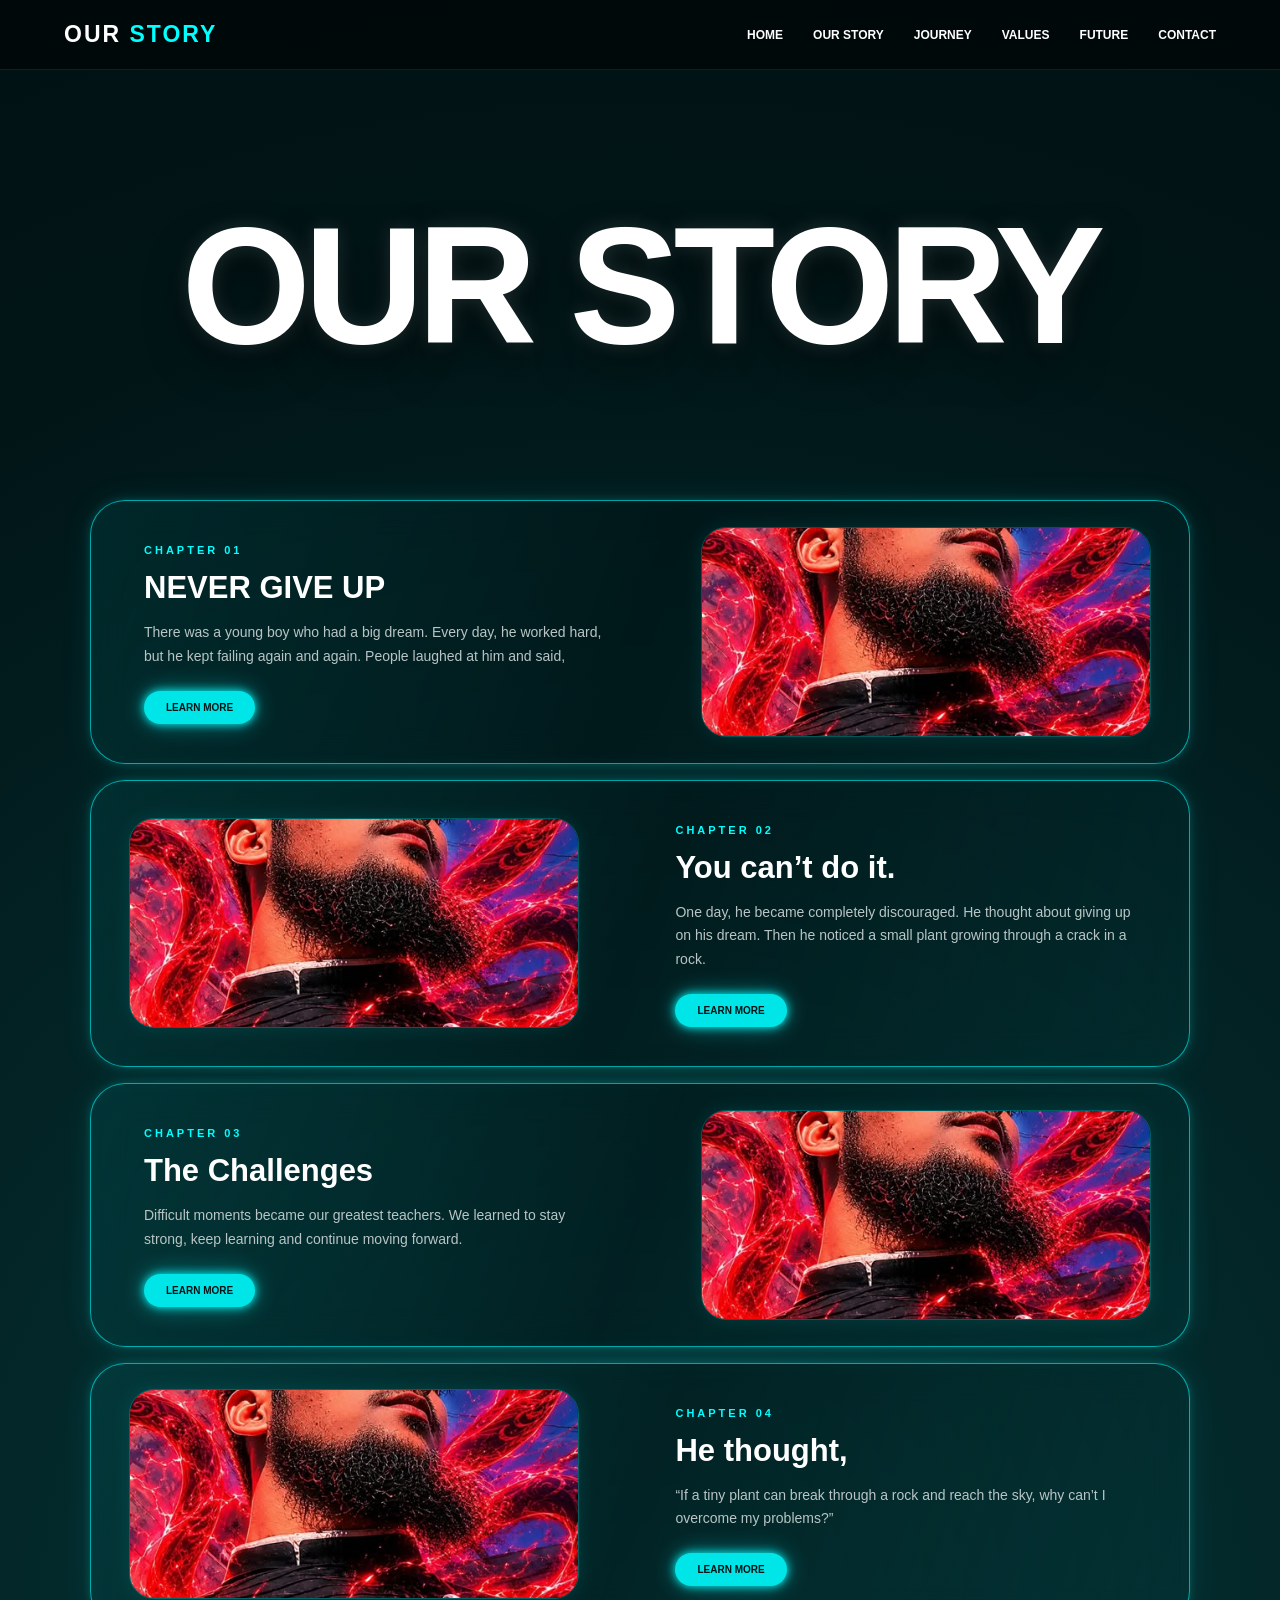
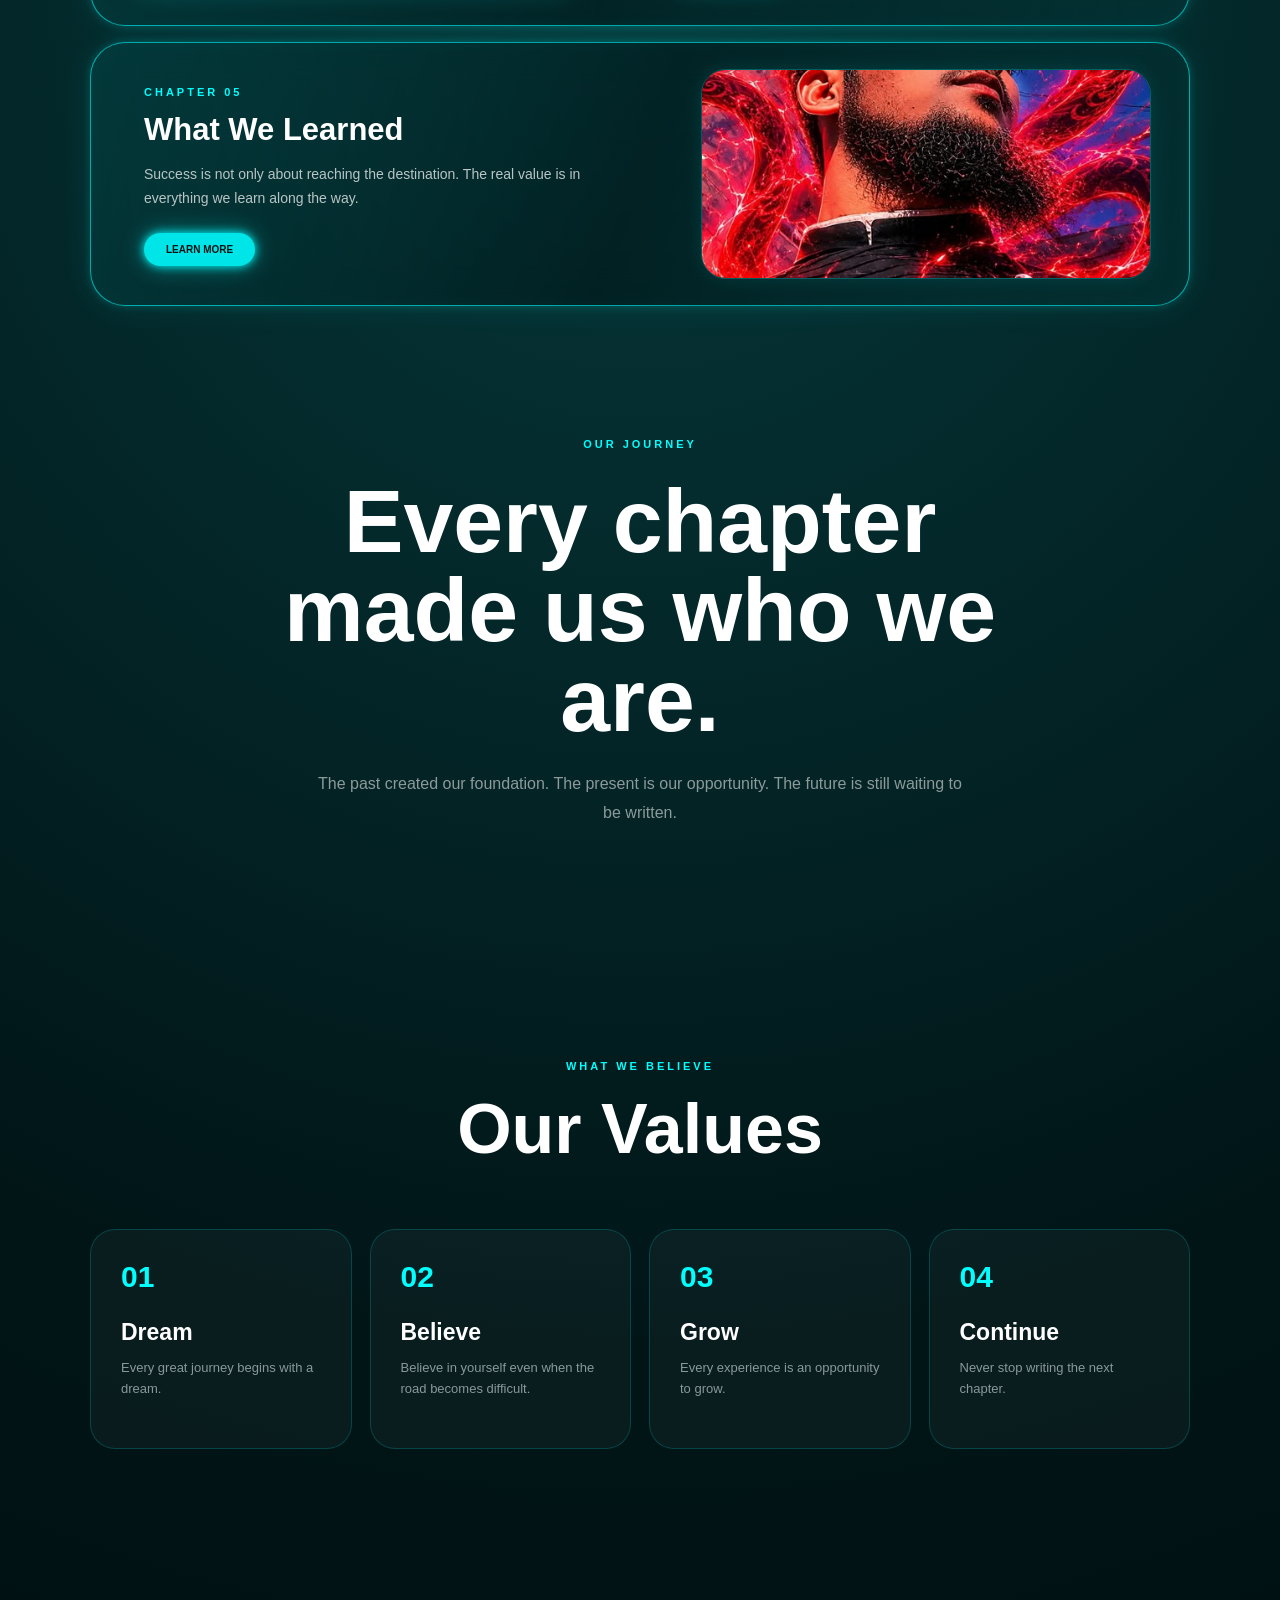
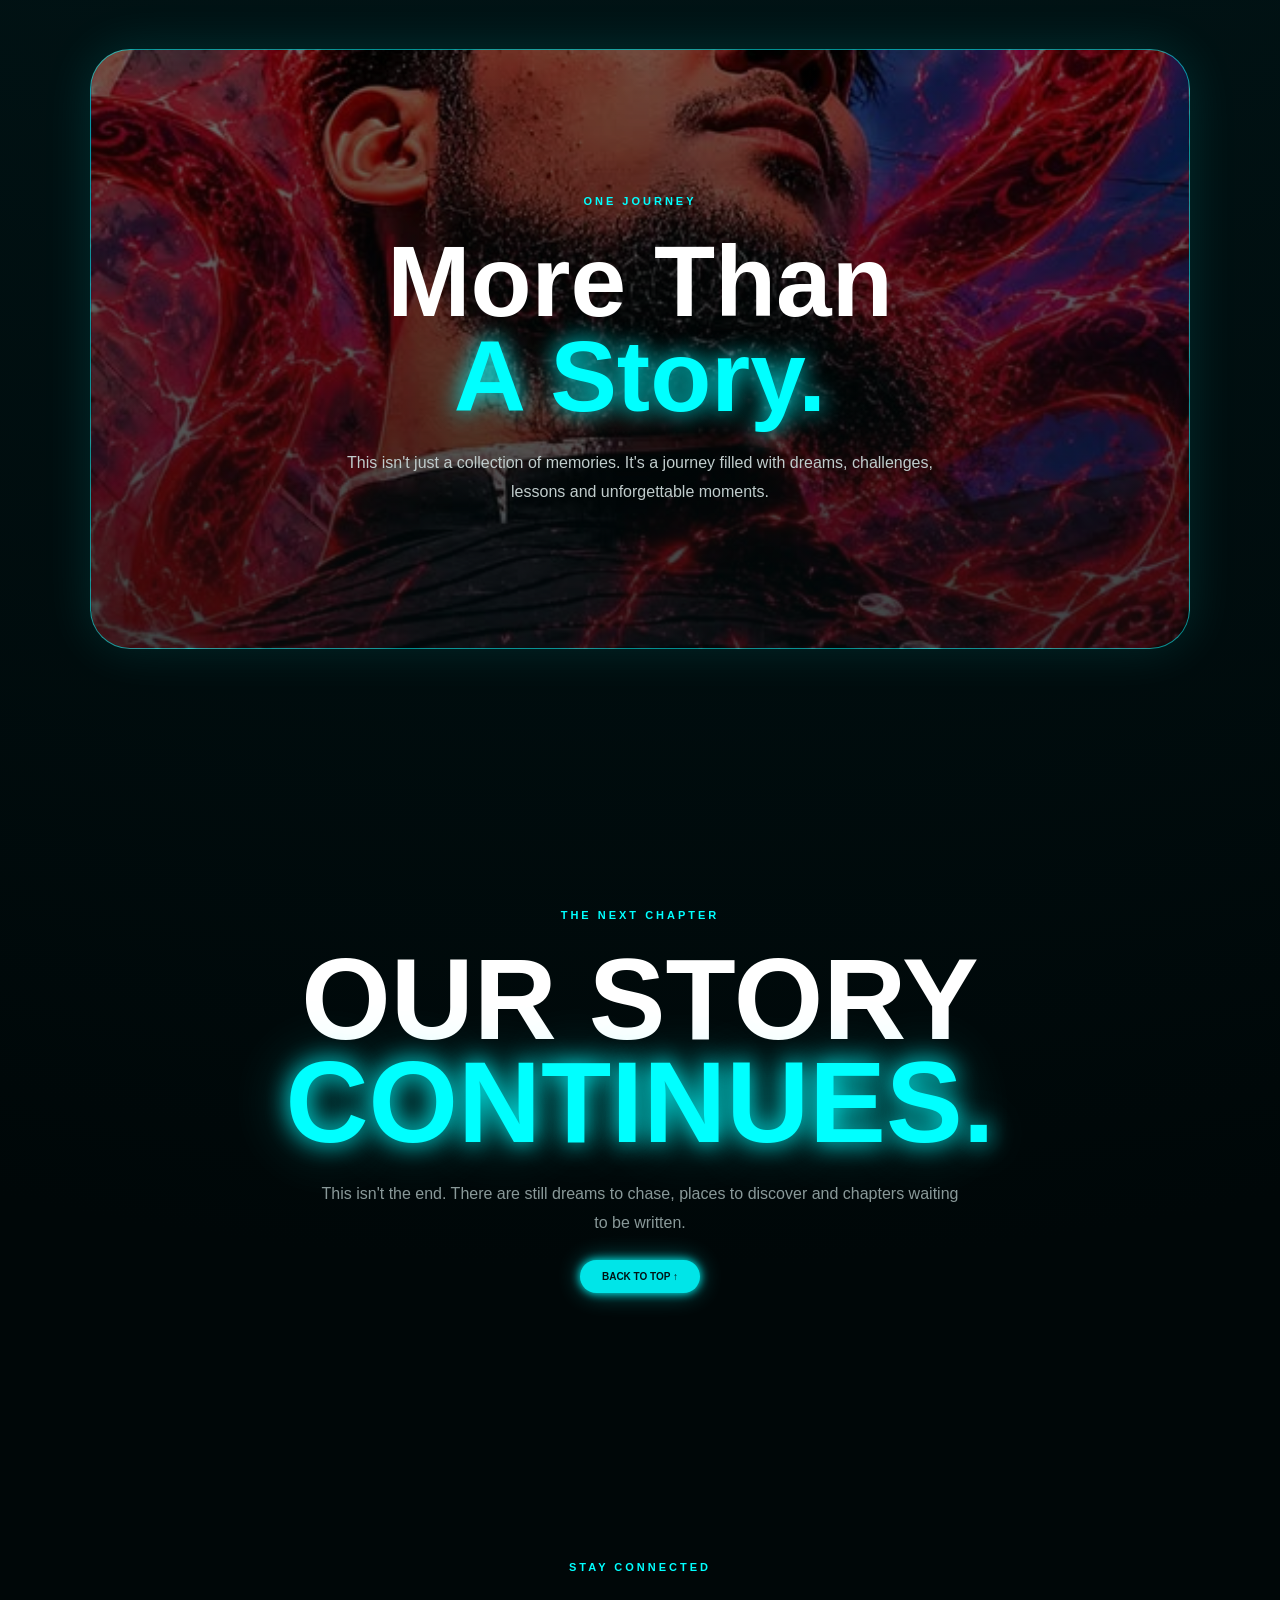
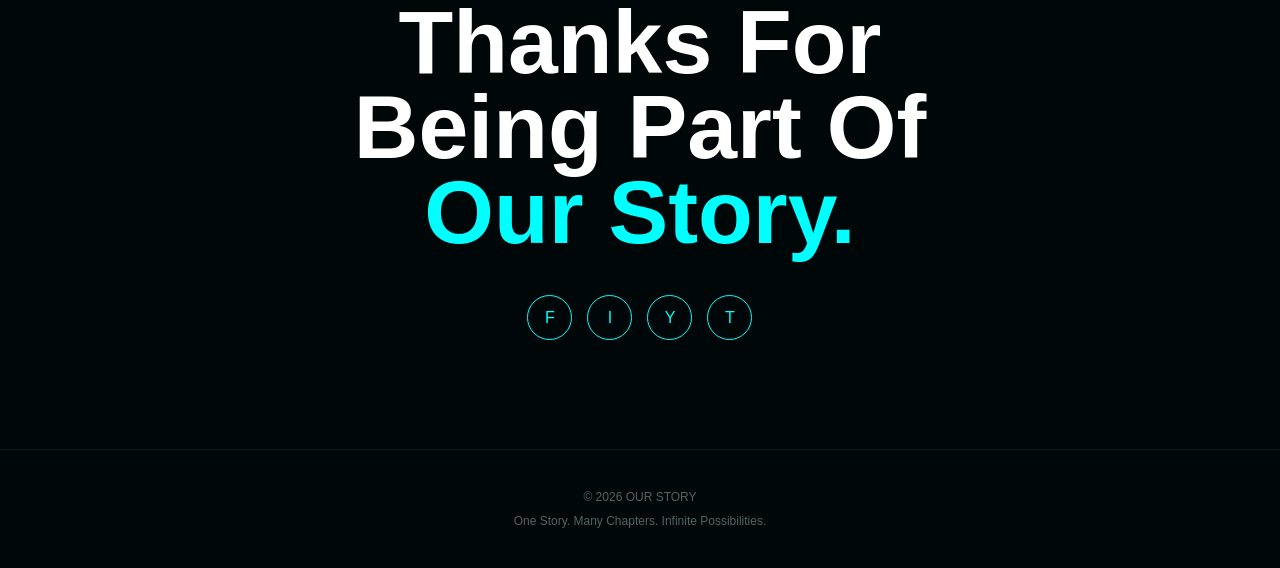
<file: story.html>
<!DOCTYPE html>
<html lang="en">
<head>
    <meta charset="UTF-8">
    <meta name="viewport" content="width=device-width, initial-scale=1.0">
    <title>Our Story</title>
    <link rel="stylesheet" href="story.css">
</head>

<body>

<!-- NAVBAR -->
<header class="navbar">
    <div class="logo">
        OUR <span>STORY</span>
    </div>

    <nav>
        <a href="#home">HOME</a>
        <a href="#story">OUR STORY</a>
        <a href="#journey">JOURNEY</a>
        <a href="#values">VALUES</a>
        <a href="#future">FUTURE</a>
        <a href="#contact">CONTACT</a>
    </nav>
</header>


<!-- HERO -->
<section class="hero" id="home">

    <h1>OUR STORY</h1>

</section>


<!-- STORY -->
<main id="story">

    <!-- CARD 1 -->
    <section class="story-card reveal">

        <div class="story-content">
            <small>CHAPTER 01</small>

            <h2>NEVER GIVE UP</h2>

            <p>
                There was a young boy who had a big dream. 
                Every day, he worked hard, but he kept failing again and again.
                People laughed at him and said,
            </p>

            <a href="#journey" class="btn">
                LEARN MORE
            </a>
        </div>

        <div class="story-image">
            <img src="logo.webp" alt="My Story">
        </div>

    </section>


    <!-- CARD 2 -->
    <section class="story-card reverse reveal">

        <div class="story-image">
            <img src="logo.webp" alt="My Journey">
        </div>

        <div class="story-content">
            <small>CHAPTER 02</small>

            <h2>You can’t do it.</h2>

            <p>
                One day, he became completely discouraged.
                 He thought about giving up on his dream.
                Then he noticed a small plant growing through a crack in a rock.
            </p>

            <a href="#values" class="btn">
                LEARN MORE
            </a>
        </div>

    </section>


    <!-- CARD 3 -->
    <section class="story-card reveal">

        <div class="story-content">
            <small>CHAPTER 03</small>

            <h2>The Challenges</h2>

            <p>
                Difficult moments became our greatest
                teachers. We learned to stay strong,
                keep learning and continue moving forward.
            </p>

            <a href="#future" class="btn">
                LEARN MORE
            </a>
        </div>

        <div class="story-image">
            <img src="logo.webp" alt="Challenges">
        </div>

    </section>


    <!-- CARD 4 -->
    <section class="story-card reverse reveal">

        <div class="story-image">
            <img src="logo.webp" alt="Growth">
        </div>

        <div class="story-content">
            <small>CHAPTER 04</small>

            <h2>He thought,</h2>

            <p>
            “If a tiny plant can break 
            through a rock and reach the sky, why can’t I overcome my problems?”
            </p>

            <a href="#values" class="btn">
                LEARN MORE
            </a>
        </div>

    </section>


    <!-- CARD 5 -->
    <section class="story-card reveal">

        <div class="story-content">
            <small>CHAPTER 05</small>

            <h2>What We Learned</h2>

            <p>
                Success is not only about reaching the
                destination. The real value is in everything
                we learn along the way.
            </p>

            <a href="#future" class="btn">
                LEARN MORE
            </a>
        </div>

        <div class="story-image">
            <img src="logo.webp" alt="Lessons">
        </div>

    </section>

</main>


<!-- JOURNEY -->
<section class="journey" id="journey">

    <div class="journey-inner reveal">

        <small>OUR JOURNEY</small>

        <h2>
            Every chapter<br>
            made us who we are.
        </h2>

        <p>
            The past created our foundation.
            The present is our opportunity.
            The future is still waiting to be written.
        </p>

    </div>

</section>


<!-- VALUES -->
<section class="values" id="values">

    <div class="section-heading reveal">
        <small>WHAT WE BELIEVE</small>
        <h2>Our Values</h2>
    </div>

    <div class="value-grid">

        <div class="value-card reveal">
            <span>01</span>
            <h3>Dream</h3>
            <p>
                Every great journey begins with a dream.
            </p>
        </div>

        <div class="value-card reveal">
            <span>02</span>
            <h3>Believe</h3>
            <p>
                Believe in yourself even when the road
                becomes difficult.
            </p>
        </div>

        <div class="value-card reveal">
            <span>03</span>
            <h3>Grow</h3>
            <p>
                Every experience is an opportunity to grow.
            </p>
        </div>

        <div class="value-card reveal">
            <span>04</span>
            <h3>Continue</h3>
            <p>
                Never stop writing the next chapter.
            </p>
        </div>

    </div>

</section>


<!-- BIG IMAGE STORY -->
<section class="big-story reveal">

    <div class="big-story-content">

        <small>ONE JOURNEY</small>

        <h2>
            More Than<br>
            <span>A Story.</span>
        </h2>

        <p>
            This isn't just a collection of memories.
            It's a journey filled with dreams,
            challenges, lessons and unforgettable moments.
        </p>

    </div>

</section>


<!-- FUTURE -->
<section class="future" id="future">

    <div class="future-content reveal">

        <small>THE NEXT CHAPTER</small>

        <h2>
            OUR STORY<br>
            <span>CONTINUES.</span>
        </h2>

        <p>
            This isn't the end. There are still dreams
            to chase, places to discover and chapters
            waiting to be written.
        </p>

        <a href="#home" class="btn">
            BACK TO TOP ↑
        </a>

    </div>

</section>


<!-- CONTACT -->
<section class="contact" id="contact">

    <div class="contact-box reveal">

        <small>STAY CONNECTED</small>

        <h2>
            Thanks For<br>
            Being Part Of<br>
            <span>Our Story.</span>
        </h2>

        <div class="socials">
            <a href="#">F</a>
            <a href="#">I</a>
            <a href="#">Y</a>
            <a href="#">T</a>
        </div>

    </div>

</section>


<!-- FOOTER -->
<footer>
    © 2026 OUR STORY
    <br>
    One Story. Many Chapters. Infinite Possibilities.
</footer>


<script>

const revealElements =
document.querySelectorAll(".reveal");

function revealOnScroll(){

    revealElements.forEach(element => {

        const position =
        element.getBoundingClientRect().top;

        if(position < window.innerHeight - 80){
            element.classList.add("active");
        }

    });

}

window.addEventListener(
    "scroll",
    revealOnScroll
);

revealOnScroll();

</script>

</body>
</html>
</file>
<file: style.css>
/* =========================================
   RESET
========================================= */

* {
    margin: 0;
    padding: 0;
    box-sizing: border-box;
}

html {
    scroll-behavior: smooth;
}

body {
    background: #05090b;
    color: #fff;
    font-family: "Inter", sans-serif;
    overflow-x: hidden;
}

a {
    color: inherit;
    text-decoration: none;
}

img {
    width: 100%;
    display: block;
}

button,
input {
    font-family: inherit;
}


/* =========================================
   VARIABLES
========================================= */

:root {
    --white: #ffffff;
    --muted: rgba(255,255,255,.65);
    --line: rgba(255,255,255,.15);
    --glass: rgba(255,255,255,.10);
    --green: #b8ff45;
}


/* =========================================
   NAVBAR
========================================= */

.navbar {
    position: absolute;

    top: 0;
    left: 0;

    width: 100%;

    min-height: 85px;

    padding: 20px 5%;

    display: flex;
    align-items: center;
    justify-content: space-between;

    z-index: 100;
}

.logo {
    font-size: 24px;
    font-weight: 800;

    letter-spacing: -1px;
}

.logo span {
    color: var(--green);
}

.nav-links {
    display: flex;
    gap: 32px;
}

.nav-links a {
    font-size: 12px;
    color: rgba(255,255,255,.8);

    transition: .3s;
}

.nav-links a:hover {
    color: var(--green);
}

.nav-actions {
    display: flex;
    align-items: center;
    gap: 15px;
}

.glass-btn {
    padding: 12px 20px;

    border: 1px solid var(--line);

    border-radius: 50px;

    background: rgba(255,255,255,.08);

    backdrop-filter: blur(15px);

    font-size: 12px;

    transition: .4s;
}

.glass-btn:hover {
    background: rgba(255,255,255,.2);
    transform: translateY(-3px);
}

.glass-btn span {
    margin-left: 8px;
}

.menu-btn {
    display: none;

    border: 0;

    background: transparent;

    color: white;

    font-size: 22px;

    cursor: pointer;
}


/* =========================================
   HERO
========================================= */

.hero {
    min-height: 100svh;

    position: relative;

    display: flex;
    align-items: center;

    padding: 150px 7% 100px;

    overflow: hidden;

    background-image:
        url("https://images.unsplash.com/photo-1500534623283-312aade485b7?auto=format&fit=crop&w=2200&q=90");

    background-size: cover;
    background-position: center;
    background-attachment: fixed;
}

.hero-overlay {
    position: absolute;
    inset: 0;

    background:
        linear-gradient(
            90deg,
            rgba(2,7,10,.85),
            rgba(2,7,10,.35),
            rgba(2,7,10,.45)
        );

    z-index: 0;
}

.hero-content {
    position: relative;

    z-index: 2;

    max-width: 800px;
}

.small-title {
    color: var(--green);

    font-size: 10px;

    letter-spacing: 3px;

    margin-bottom: 20px;
}

.hero h1 {
    font-size: clamp(60px, 10vw, 145px);

    line-height: .84;

    letter-spacing: -7px;

    font-weight: 700;
}

.hero h1 span {
    color: transparent;

    -webkit-text-stroke: 1px white;
}

.hero-description {
    max-width: 430px;

    color: rgba(255,255,255,.72);

    line-height: 1.7;

    margin: 35px 0;
}

.hero-buttons {
    display: flex;
    align-items: center;

    gap: 20px;
}

.primary-btn {
    display: inline-flex;

    align-items: center;
    justify-content: center;

    padding: 15px 24px;

    border-radius: 50px;

    background: var(--green);

    color: #071000;

    font-weight: 600;

    font-size: 13px;

    transition: .4s;
}

.primary-btn:hover {
    transform: translateY(-5px) scale(1.02);

    box-shadow:
        0 15px 40px rgba(184,255,69,.25);
}

.video-btn {
    display: flex;

    align-items: center;

    gap: 12px;

    font-size: 13px;
}

.play {
    width: 38px;
    height: 38px;

    border: 1px solid rgba(255,255,255,.5);

    border-radius: 50%;

    display: flex;
    align-items: center;
    justify-content: center;

    font-size: 10px;
}


/* =========================================
   GLASS
========================================= */

.glass {
    background:
        linear-gradient(
            135deg,
            rgba(255,255,255,.18),
            rgba(255,255,255,.05)
        );

    border: 1px solid rgba(255,255,255,.25);

    backdrop-filter: blur(20px);

    -webkit-backdrop-filter: blur(20px);

    box-shadow:
        0 20px 60px rgba(0,0,0,.25),
        inset 0 1px rgba(255,255,255,.15);
}


/* =========================================
   TRIP CARD
========================================= */

.trip-card {
    position: absolute;

    z-index: 5;

    right: 8%;
    bottom: 17%;

    width: 270px;

    padding: 25px;

    border-radius: 16px;

    transform-style: preserve-3d;

    animation: floating 5s ease-in-out infinite;
}

.trip-card > p {
    font-size: 9px;

    color: rgba(255,255,255,.65);

    margin-bottom: 15px;
}

.trip-card h3 {
    font-size: 25px;

    line-height: 1.15;

    margin-bottom: 12px;
}

.date {
    color: rgba(255,255,255,.65);

    font-size: 11px;
}

.trip-bottom {
    display: flex;

    align-items: center;
    justify-content: space-between;

    margin-top: 25px;
}

.avatars {
    display: flex;
}

.avatars span {
    width: 28px;
    height: 28px;

    border-radius: 50%;

    margin-left: -5px;

    background: #777;

    border: 2px solid rgba(255,255,255,.4);

    display: flex;
    align-items: center;
    justify-content: center;

    font-size: 8px;
}

.avatars span:first-child {
    margin-left: 0;
}

.mini-btn {
    border: 1px solid rgba(255,255,255,.4);

    padding: 9px 13px;

    border-radius: 30px;

    font-size: 10px;
}

.scroll-down {
    position: absolute;

    z-index: 5;

    bottom: 35px;

    left: 50%;

    transform: translateX(-50%);

    display: flex;

    flex-direction: column;

    align-items: center;

    gap: 8px;
}

.scroll-down span {
    width: 28px;
    height: 40px;

    border: 1px solid rgba(255,255,255,.5);

    border-radius: 20px;

    display: flex;
    align-items: center;
    justify-content: center;

    animation: bounce 2s infinite;
}

.scroll-down small {
    font-size: 8px;

    color: rgba(255,255,255,.6);
}


/* =========================================
   SECTIONS
========================================= */

.section {
    padding: 130px 6%;
}

.destinations {
    position: relative;

    background:
        radial-gradient(
            circle at 50% 0%,
            rgba(255,255,255,.08),
            transparent 35%
        ),
        #06090b;
}

.section-top {
    display: flex;

    justify-content: space-between;

    align-items: end;

    gap: 50px;

    margin-bottom: 70px;
}

.section-top h2 {
    font-size: clamp(45px, 6vw, 80px);

    line-height: .9;

    letter-spacing: -4px;
}

.section-top h2 span {
    color: rgba(255,255,255,.45);
}

.section-description {
    max-width: 270px;
}

.section-description p {
    color: var(--muted);

    font-size: 12px;

    line-height: 1.7;

    margin-bottom: 20px;
}

.outline-btn {
    display: inline-flex;

    padding: 12px 20px;

    border: 1px solid var(--line);

    border-radius: 50px;

    font-size: 11px;

    transition: .3s;
}

.outline-btn:hover {
    background: white;

    color: black;
}


/* =========================================
   DESTINATION CARDS
========================================= */

.destination-grid {
    display: grid;

    grid-template-columns:
        repeat(5, minmax(0, 1fr));

    align-items: center;

    gap: 12px;

    perspective: 1200px;
}

.destination-card {
    height: 400px;

    position: relative;

    overflow: hidden;

    border-radius: 13px;

    border: 1px solid rgba(255,255,255,.18);

    transform-style: preserve-3d;

    transition:
        transform .6s cubic-bezier(.2,.8,.2,1),
        box-shadow .6s;
}

.destination-card:nth-child(1),
.destination-card:nth-child(5) {
    height: 330px;
}

.destination-card:nth-child(2),
.destination-card:nth-child(4) {
    height: 370px;
}

.destination-card.active {
    height: 450px;

    transform:
        translateY(-25px)
        rotateY(0deg)
        translateZ(50px);

    z-index: 5;
}

.destination-card:hover {
    transform:
        translateY(-15px)
        rotateY(7deg)
        rotateX(3deg)
        scale(1.02);

    box-shadow:
        0 30px 60px rgba(0,0,0,.5);
}

.destination-card img {
    width: 100%;
    height: 100%;

    object-fit: cover;

    transition: transform .8s;
}

.destination-card:hover img {
    transform: scale(1.12);
}

.card-gradient {
    position: absolute;

    inset: 0;

    background:
        linear-gradient(
            transparent 30%,
            rgba(0,0,0,.9)
        );
}

.destination-info {
    position: absolute;

    left: 18px;
    right: 18px;
    bottom: 18px;
}

.destination-info p {
    font-size: 15px;

    font-weight: 500;
}

.destination-info span {
    display: block;

    color: rgba(255,255,255,.65);

    font-size: 10px;

    margin-top: 5px;
}

.destination-info a {
    width: 30px;
    height: 30px;

    margin-top: 15px;

    border: 1px solid rgba(255,255,255,.4);

    border-radius: 50%;

    display: flex;
    align-items: center;
    justify-content: center;

    font-size: 12px;
}


/* =========================================
   CAR SECTION
========================================= */

.car-section {
    min-height: 75svh;

    position: relative;

    display: flex;
    align-items: center;

    padding: 100px 7%;

    background-image:
        url("https://images.unsplash.com/photo-1503376780353-7e6692767b70?auto=format&fit=crop&w=2200&q=90");

    background-size: cover;
    background-position: center;

    overflow: hidden;
}

.car-overlay {
    position: absolute;

    inset: 0;

    background:
        linear-gradient(
            90deg,
            rgba(0,0,0,.9),
            rgba(0,0,0,.2)
        );
}

.car-content {
    position: relative;

    z-index: 2;

    max-width: 600px;
}

.car-content h2 {
    font-size: clamp(50px, 7vw, 90px);

    line-height: .9;

    letter-spacing: -5px;

    margin-bottom: 30px;
}

.car-content h2 span {
    color: transparent;

    -webkit-text-stroke: 1px white;
}

.car-content > p:not(.small-title) {
    max-width: 400px;

    color: var(--muted);

    line-height: 1.7;

    margin-bottom: 30px;
}

.performance {
    position: absolute;

    z-index: 3;

    right: 7%;
    bottom: 10%;

    width: min(500px, 40%);

    display: grid;

    grid-template-columns: repeat(3,1fr);

    padding: 25px;

    border-radius: 15px;
}

.performance div {
    text-align: center;

    border-right: 1px solid rgba(255,255,255,.2);
}

.performance div:last-child {
    border: 0;
}

.performance strong {
    display: block;

    font-size: 25px;
}

.performance span {
    display: block;

    margin-top: 5px;

    color: rgba(255,255,255,.55);

    font-size: 8px;
}


/* =========================================
   EXPERIENCES
========================================= */

.experiences {
    background:
        radial-gradient(
            circle at 50% 40%,
            rgba(40,80,50,.15),
            transparent 40%
        ),
        #05090b;
}

.section-description-text {
    max-width: 260px;

    color: var(--muted);

    font-size: 12px;

    line-height: 1.7;
}

.experience-grid {
    display: grid;

    grid-template-columns: repeat(5,1fr);

    gap: 20px;

    margin-bottom: 80px;
}

.experience {
    text-align: center;

    padding: 30px 10px;

    border-bottom: 1px solid rgba(255,255,255,.15);

    transition: .4s;
}

.experience:hover {
    border-color: var(--green);

    transform: translateY(-10px);
}

.experience-icon {
    width: 65px;
    height: 65px;

    margin: auto auto 20px;

    border: 1px solid rgba(255,255,255,.3);

    border-radius: 50%;

    display: flex;
    align-items: center;
    justify-content: center;

    font-size: 25px;

    color: var(--green);

    transition: .5s;
}

.experience:hover .experience-icon {
    transform:
        rotateY(180deg)
        scale(1.1);
}

.experience h3 {
    font-size: 14px;

    line-height: 1.3;
}


/* =========================================
   ADVENTURE GLASS CARD
========================================= */

.adventure-card {
    min-height: 300px;

    border-radius: 18px;

    padding: 35px;

    display: flex;

    align-items: center;

    justify-content: space-between;

    gap: 40px;
}

.adventure-text {
    max-width: 330px;
}

.adventure-text > p {
    font-size: 10px;

    color: rgba(255,255,255,.75);
}

.adventure-text h3 {
    font-size: 35px;

    margin: 5px 0 15px;
}

.adventure-text > span {
    display: block;

    color: var(--muted);

    font-size: 11px;

    line-height: 1.6;

    margin-bottom: 25px;
}

.adventure-images {
    height: 210px;

    flex: 1;

    display: flex;

    align-items: center;

    justify-content: center;
}

.adventure-images img {
    width: 35%;

    height: 180px;

    object-fit: cover;

    border-radius: 10px;

    border: 2px solid rgba(255,255,255,.2);

    margin-left: -35px;

    transform:
        rotate(-3deg);

    transition: .6s;
}

.adventure-images img:nth-child(2) {
    height: 210px;

    transform:
        translateZ(50px);
    
    z-index: 3;
}

.adventure-images img:nth-child(3) {
    transform:
        rotate(3deg);
}

.adventure-images img:hover {
    transform:
        translateY(-15px)
        scale(1.08)
        rotate(0);
    
    z-index: 10;
}


/* =========================================
   ABOUT
========================================= */

.about {
    background: #080c0e;
}

.about-grid {
    display: grid;

    grid-template-columns: 1.2fr .8fr;

    gap: 100px;

    align-items: start;
}

.about h2 {
    font-size: clamp(45px, 7vw, 90px);

    line-height: .92;

    letter-spacing: -5px;
}

.about h2 span {
    display: block;

    color: rgba(255,255,255,.4);
}

.about-text {
    padding-top: 50px;
}

.about-text p {
    color: var(--muted);

    line-height: 1.8;

    margin-bottom: 25px;
}

.text-link {
    color: var(--green);

    font-size: 13px;
}


/* =========================================
   CONTACT
========================================= */

.contact {
    min-height: 75svh;

    position: relative;

    display: flex;

    align-items: center;
    justify-content: center;

    text-align: center;

    overflow: hidden;

    background:
        linear-gradient(
            120deg,
            #aeea40,
            #cfff78
        );

    color: #071000;
}

.contact-glow {
    position: absolute;

    width: 600px;
    height: 600px;

    border: 1px solid rgba(0,0,0,.25);

    border-radius: 50%;

    animation:
        contactPulse 5s ease-in-out infinite;
}

.contact-content {
    position: relative;

    z-index: 2;
}

.contact-content > p {
    font-size: 10px;

    letter-spacing: 3px;
}

.contact h2 {
    font-size: clamp(65px, 11vw, 150px);

    line-height: .8;

    letter-spacing: -7px;

    margin: 30px 0 50px;
}

.contact h2 span {
    color: transparent;

    -webkit-text-stroke: 2px #071000;
}

.dark-btn {
    display: inline-flex;

    padding: 16px 25px;

    border-radius: 50px;

    background: #071000;

    color: white;

    font-size: 12px;

    transition: .4s;
}

.dark-btn:hover {
    transform: translateY(-5px);
}


/* =========================================
   FOOTER
========================================= */

footer {
    padding: 80px 6% 30px;

    background: #030506;
}

.footer-grid {
    display: grid;

    grid-template-columns: 1.4fr .7fr .7fr 1fr;

    gap: 60px;

    padding-bottom: 70px;
}

.footer-brand p {
    max-width: 280px;

    color: #666;

    line-height: 1.7;

    font-size: 12px;

    margin: 20px 0;
}

.socials {
    display: flex;

    gap: 10px;
}

.socials a {
    width: 35px;
    height: 35px;

    border: 1px solid #333;

    border-radius: 50%;

    display: flex;
    align-items: center;
    justify-content: center;

    font-size: 12px;

    transition: .3s;
}

.socials a:hover {
    border-color: var(--green);

    color: var(--green);
}

.footer-column {
    display: flex;

    flex-direction: column;
}

.footer-column h4 {
    font-size: 12px;

    margin-bottom: 20px;
}

.footer-column a {
    color: #666;

    font-size: 11px;

    margin-bottom: 13px;

    transition: .3s;
}

.footer-column a:hover {
    color: white;
}

.newsletter p {
    color: #666;

    font-size: 11px;

    line-height: 1.6;

    margin-bottom: 15px;
}

.newsletter form {
    display: flex;

    border: 1px solid #333;

    border-radius: 7px;

    overflow: hidden;
}

.newsletter input {
    width: 100%;

    border: 0;
    outline: 0;

    padding: 13px;

    background: transparent;

    color: white;

    font-size: 11px;
}

.newsletter button {
    width: 45px;

    border: 0;

    background: #171b1d;

    color: white;

    cursor: pointer;
}

.footer-bottom {
    border-top: 1px solid #17191a;

    padding-top: 25px;

    display: flex;

    justify-content: space-between;

    color: #444;

    font-size: 10px;
}


/* =========================================
   ANIMATIONS
========================================= */

@keyframes floating {

    0%, 100% {
        transform: translateY(0) rotateX(0);
    }

    50% {
        transform: translateY(-15px) rotateX(2deg);
    }

}

@keyframes bounce {

    0%,100% {
        transform: translateY(0);
    }

    50% {
        transform: translateY(7px);
    }

}

@keyframes contactPulse {

    0%,100% {
        transform: scale(.8);
        opacity: .3;
    }

    50% {
        transform: scale(1.15);
        opacity: .8;
    }

}


/* =========================================
   REVEAL ANIMATION
========================================= */

.reveal {
    animation: revealAnimation 1s ease both;

    animation-timeline: view();
    animation-range: entry 0% cover 30%;
}

@keyframes revealAnimation {

    from {
        opacity: 0;

        transform:
            translateY(80px)
            scale(.95);
        
        filter: blur(8px);
    }

    to {
        opacity: 1;

        transform:
            translateY(0)
            scale(1);

        filter: blur(0);
    }

}


/* =========================================
   TABLET
========================================= */

@media (max-width: 1000px) {

    .nav-links {
        gap: 18px;
    }

    .destination-grid {
        grid-template-columns: repeat(3,1fr);
    }

    .destination-card:nth-child(4),
    .destination-card:nth-child(5) {
        display: none;
    }

    .destination-card.active {
        height: 430px;
    }

    .performance {
        width: 45%;
    }

    .experience-grid {
        grid-template-columns: repeat(3,1fr);
    }

    .about-grid {
        gap: 50px;
    }

    .footer-grid {
        grid-template-columns: repeat(2,1fr);
    }

}


/* =========================================
   MOBILE
========================================= */

@media (max-width: 700px) {

    /* NAV */

    .navbar {
        padding: 18px 5%;
    }

    .nav-links {
        display: none;
    }

    .menu-btn {
        display: block;
    }

    .glass-btn {
        padding: 10px 15px;
    }


    /* HERO */

    .hero {
        min-height: 100svh;

        padding:
            130px
            6%
            100px;

        background-attachment: scroll;

        background-position: center;
    }

    .hero h1 {
        font-size: clamp(58px, 18vw, 80px);

        letter-spacing: -4px;
    }

    .hero-description {
        font-size: 13px;

        max-width: 330px;
    }

    .hero-buttons {
        flex-direction: column;

        align-items: flex-start;
    }

    .trip-card {
        display: none;
    }

    .scroll-down {
        bottom: 20px;
    }


    /* SECTION */

    .section {
        padding: 90px 6%;
    }

    .section-top {
        flex-direction: column;

        align-items: flex-start;

        gap: 25px;

        margin-bottom: 45px;
    }

    .section-top h2 {
        font-size: 48px;

        letter-spacing: -3px;
    }


    /* DESTINATIONS */

    .destination-grid {
        grid-template-columns: 1fr 1fr;

        gap: 10px;
    }

    .destination-card,
    .destination-card:nth-child(1),
    .destination-card:nth-child(2),
    .destination-card:nth-child(4),
    .destination-card:nth-child(5) {
        display: block;

        height: 280px;
    }

    .destination-card.active {
        height: 330px;

        transform: none;
    }

    .destination-card:nth-child(3) {
        grid-column: 1 / -1;
    }

    .destination-card:hover {
        transform: translateY(-7px);
    }


    /* CAR */

    .car-section {
        min-height: 85svh;

        padding: 100px 6% 220px;

       
    }

    .car-content h2 {
        font-size: 52px;

        letter-spacing: -3px;
    }

    .performance {
        left: 6%;
        right: 6%;

        bottom: 35px;

        width: auto;

        padding: 18px 10px;
    }

    .performance strong {
        font-size: 20px;
    }

    .performance span {
        font-size: 7px;
    }


    /* EXPERIENCES */

    .experience-grid {
        grid-template-columns: repeat(2,1fr);

        gap: 10px;

        margin-bottom: 50px;
    }

    .experience {
        padding: 25px 5px;
    }

    .adventure-card {
        flex-direction: column;

        align-items: flex-start;

        padding: 25px;
    }

    .adventure-images {
        width: 100%;

        height: 160px;
    }

    .adventure-images img {
        height: 130px;

        margin-left: -25px;
    }

    .adventure-images img:nth-child(2) {
        height: 160px;
    }


    /* ABOUT */

    .about-grid {
        grid-template-columns: 1fr;

        gap: 20px;
    }

    .about h2 {
        font-size: 48px;

        letter-spacing: -3px;
    }

    .about-text {
        padding-top: 0;
    }


    /* CONTACT */

    .contact {
        min-height: 70svh;

        padding: 50px 6%;
    }

    .contact h2 {
        font-size: 70px;

        letter-spacing: -4px;
    }


    /* FOOTER */

    footer {
        padding: 60px 6% 25px;
    }

    .footer-grid {
        grid-template-columns: 1fr 1fr;

        gap: 45px 25px;
    }

    .footer-brand {
        grid-column: 1 / -1;
    }

    .footer-bottom {
        flex-direction: column;

        gap: 10px;
    }

}


/* =========================================
   SMALL PHONE
========================================= */

@media (max-width: 420px) {

    .logo {
        font-size: 21px;
    }

    .glass-btn {
        display: none;
    }

    .hero h1 {
        font-size: 55px;
    }

    .destination-grid {
        grid-template-columns: 1fr;
    }

    .destination-card,
    .destination-card.active {
        grid-column: auto;

        height: 350px;
    }

    .destination-card:nth-child(3) {
        grid-column: auto;
    }

    .experience-grid {
        grid-template-columns: 1fr 1fr;
    }

    .contact h2 {
        font-size: 58px;
    }

    .footer-grid {
        grid-template-columns: 1fr;
    }

    .footer-brand {
        grid-column: auto;
    }

}


/* =========================================
   REDUCE MOTION
========================================= */

@media (prefers-reduced-motion: reduce) {

    *,
    *::before,
    *::after {
        animation-duration: .01ms !important;

        animation-iteration-count: 1 !important;

        scroll-behavior: auto !important;
    }

}
/* ================= MOBILE MENU ================= */

.menu-btn {
    display: none;
    border: none;
    background: transparent;
    color: white;
    font-size: 28px;
    cursor: pointer;
    z-index: 1001;
}

/* Mobile */
@media (max-width: 768px) {

    .menu-btn {
        display: block;
    }

    .nav-links {
        position: absolute;
        top: 80px;
        left: 20px;
        right: 20px;

        display: flex;
        flex-direction: column;
        gap: 0;

        padding: 20px;

        background: rgba(10, 10, 10, 0.95);
        backdrop-filter: blur(20px);

        border: 1px solid rgba(255,255,255,0.15);
        border-radius: 20px;

        opacity: 0;
        visibility: hidden;
        transform: translateY(-15px);

        transition: all 0.3s ease;

        z-index: 1000;
    }

    .nav-links.active {
        opacity: 1;
        visibility: visible;
        transform: translateY(0);
    }

    .nav-links a {
        display: block;
        width: 100%;
        padding: 15px 10px;
        text-align: center;
    }

    .nav-actions {
        display: flex;
        align-items: center;
        gap: 10px;
    }

    .nav-actions .glass-btn {
        display: none;
    }
}
</file>
<file: story.css>
*{
    margin:0;
    padding:0;
    box-sizing:border-box;
}

html{
    scroll-behavior:smooth;
}

body{
    font-family:Arial, Helvetica, sans-serif;
    background:
        radial-gradient(
            circle at 50% 30%,
            #06383a,
            #011517 35%,
            #000708 75%
        );
    color:white;
    overflow-x:hidden;
}


/* =========================
   NAVBAR
========================= */

.navbar{
    position:fixed;
    top:0;
    left:0;
    width:100%;
    height:70px;

    display:flex;
    justify-content:space-between;
    align-items:center;

    padding:0 5%;

    background:rgba(0,5,6,.65);
    backdrop-filter:blur(18px);

    border-bottom:1px solid rgba(0,255,255,.12);

    z-index:1000;
}

.logo{
    font-size:23px;
    font-weight:800;
    letter-spacing:2px;
}

.logo span{
    color:#00ffff;
}

.navbar nav{
    display:flex;
    gap:30px;
}

.navbar a{
    color:#fff;
    text-decoration:none;
    font-size:12px;
    font-weight:bold;

    transition:.3s;
}

.navbar a:hover{
    color:#00ffff;
    text-shadow:0 0 15px #00ffff;
}


/* =========================
   HERO
========================= */

.hero{
    height:500px;

    display:flex;
    justify-content:center;
    align-items:center;

    position:relative;

    padding-top:70px;
}

.hero h1{
    font-size:
        clamp(65px,13vw,180px);

    font-weight:900;

    letter-spacing:-7px;

    line-height:1;

    color:#fff;

    text-shadow:
        0 0 20px rgba(255,255,255,.12),
        0 20px 40px rgba(0,0,0,.5);
}


/* =========================
   STORY CARDS
========================= */

#story{
    width:min(1100px,90%);
    margin:auto;

    display:flex;
    flex-direction:column;

    gap:16px;
}

.story-card{

    min-height:260px;

    display:flex;
    align-items:center;
    justify-content:space-between;

    padding:24px 38px;

    border-radius:35px;

    background:
        linear-gradient(
            110deg,
            rgba(0,255,255,.07),
            rgba(0,20,22,.55),
            rgba(0,255,255,.03)
        );

    border:1px solid rgba(0,255,255,.6);

    box-shadow:
        0 0 10px rgba(0,255,255,.2),
        0 0 35px rgba(0,255,255,.08),
        inset 0 0 25px rgba(0,255,255,.03);

    backdrop-filter:blur(18px);

    overflow:hidden;

    transition:.5s;
}

.story-card:hover{
    transform:translateY(-7px);

    box-shadow:
        0 0 15px rgba(0,255,255,.45),
        0 0 60px rgba(0,255,255,.15);
}


/* =========================
   TEXT
========================= */

.story-content{
    width:48%;
    padding:15px;
}

.story-content small,
.journey small,
.section-heading small,
.big-story small,
.future small,
.contact small{

    color:#00ffff;

    font-size:11px;

    letter-spacing:3px;

    font-weight:bold;
}

.story-content h2{
    font-size:31px;

    margin:12px 0 15px;
}

.story-content p{
    color:#b9c5c5;

    font-size:14px;

    line-height:1.7;

    max-width:500px;
}


/* =========================
   BUTTON
========================= */

.btn{

    display:inline-block;

    margin-top:22px;

    padding:11px 22px;

    background:#00e5e8;

    color:#001415;

    text-decoration:none;

    font-size:10px;

    font-weight:900;

    border-radius:30px;

    box-shadow:
        0 0 10px #00ffff,
        0 0 25px rgba(0,255,255,.4);

    transition:.3s;
}

.btn:hover{
    transform:scale(1.08);

    box-shadow:
        0 0 20px #00ffff,
        0 0 50px #00ffff;
}


/* =========================
   IMAGE
========================= */

.story-image{

    width:44%;
    height:210px;

    overflow:hidden;

    border-radius:25px;

    border:1px solid rgba(0,255,255,.25);

    box-shadow:
        0 0 20px rgba(0,255,255,.1);
}

.story-image img{

    width:100%;
    height:100%;

    object-fit:cover;

    object-position:center;

    transition:.7s;
}

.story-card:hover img{
    transform:scale(1.07);
}


/* =========================
   JOURNEY
========================= */

.journey{

    min-height:650px;

    display:flex;
    align-items:center;
    justify-content:center;

    text-align:center;

    padding:100px 20px;
}

.journey-inner{
    max-width:850px;
}

.journey h2{

    font-size:
        clamp(45px,7vw,90px);

    line-height:1;

    margin:25px 0;
}

.journey p{

    color:#8d9a9a;

    line-height:1.8;

    max-width:650px;

    margin:auto;
}


/* =========================
   VALUES
========================= */

.values{

    width:min(1100px,90%);

    margin:auto;

    padding:100px 0;
}

.section-heading{
    text-align:center;
    margin-bottom:60px;
}

.section-heading h2{

    font-size:
        clamp(40px,6vw,70px);

    margin-top:15px;
}

.value-grid{

    display:grid;

    grid-template-columns:
        repeat(4,1fr);

    gap:18px;
}

.value-card{

    min-height:220px;

    padding:30px;

    border-radius:25px;

    background:
        rgba(255,255,255,.035);

    border:1px solid rgba(0,255,255,.18);

    transition:.4s;
}

.value-card:hover{

    transform:translateY(-10px);

    border-color:#00ffff;

    box-shadow:
        0 0 30px rgba(0,255,255,.12);
}

.value-card span{

    color:#00ffff;

    font-size:30px;

    font-weight:bold;
}

.value-card h3{

    font-size:23px;

    margin:25px 0 12px;
}

.value-card p{

    color:#899999;

    line-height:1.6;

    font-size:13px;
}


/* =========================
   BIG STORY
========================= */

.big-story{

    width:min(1100px,90%);

    min-height:600px;

    margin:100px auto;

    border-radius:40px;

    display:flex;

    align-items:center;

    justify-content:center;

    text-align:center;

    background:

        linear-gradient(
            rgba(0,0,0,.55),
            rgba(0,10,12,.75)
        ),

        url("logo.webp")
        center/cover;

    border:1px solid rgba(0,255,255,.55);

    box-shadow:
        0 0 50px rgba(0,255,255,.12);

    overflow:hidden;
}

.big-story-content{

    max-width:700px;

    padding:40px;
}

.big-story h2{

    font-size:
        clamp(50px,8vw,100px);

    line-height:.95;

    margin:25px 0;
}

.big-story h2 span{
    color:#00ffff;

    text-shadow:
        0 0 25px #00ffff;
}

.big-story p{

    color:#c0cccc;

    line-height:1.8;
}


/* =========================
   FUTURE
========================= */

.future{

    min-height:700px;

    display:flex;

    align-items:center;

    justify-content:center;

    text-align:center;

    padding:100px 20px;
}

.future-content{
    max-width:900px;
}

.future h2{

    font-size:
        clamp(55px,9vw,115px);

    line-height:.9;

    margin:25px 0;
}

.future h2 span{

    color:#00ffff;

    text-shadow:
        0 0 25px #00ffff,
        0 0 60px rgba(0,255,255,.4);
}

.future p{

    color:#899999;

    line-height:1.8;

    max-width:650px;

    margin:auto;
}


/* =========================
   CONTACT
========================= */

.contact{

    min-height:600px;

    display:flex;

    justify-content:center;

    align-items:center;

    text-align:center;

    padding:80px 20px;
}

.contact h2{

    font-size:
        clamp(45px,7vw,90px);

    line-height:.95;

    margin:25px 0;
}

.contact h2 span{
    color:#00ffff;
}

.socials{

    display:flex;

    justify-content:center;

    gap:15px;

    margin-top:40px;
}

.socials a{

    width:45px;
    height:45px;

    display:flex;

    align-items:center;
    justify-content:center;

    border:1px solid #00ffff;

    border-radius:50%;

    color:#00ffff;

    text-decoration:none;

    transition:.3s;
}

.socials a:hover{

    background:#00ffff;

    color:#001010;

    box-shadow:
        0 0 25px #00ffff;

    transform:translateY(-5px);
}


/* =========================
   FOOTER
========================= */

footer{

    padding:35px 20px;

    text-align:center;

    color:#536363;

    font-size:12px;

    border-top:
        1px solid rgba(0,255,255,.1);

    line-height:2;
}


/* =========================
   SCROLL ANIMATION
========================= */

.reveal{

    opacity:0;

    transform:translateY(70px);

    transition:
        opacity 1s ease,
        transform 1s ease;
}

.reveal.active{

    opacity:1;

    transform:translateY(0);
}


/* =========================
   MOBILE
========================= */

@media(max-width:850px){

    .navbar{
        height:60px;
    }

    .navbar nav{
        display:none;
    }

    .hero{
        height:350px;
    }

    .hero h1{
        font-size:65px;
        letter-spacing:-4px;
    }

    .story-card,
    .story-card.reverse{

        flex-direction:column;

        padding:22px;

        gap:20px;

        border-radius:28px;
    }

    .story-content{

        width:100%;

        text-align:center;
    }

    .story-content p{
        margin:auto;
    }

    .story-image{

        width:100%;

        height:230px;

        order:-1;
    }

    .value-grid{

        grid-template-columns:
            1fr 1fr;
    }

    .big-story{

        min-height:500px;

        border-radius:30px;
    }
}


@media(max-width:500px){

    .logo{
        font-size:18px;
    }

    .hero{
        height:280px;
    }

    .hero h1{
        font-size:52px;
    }

    .value-grid{
        grid-template-columns:1fr;
    }

    .story-content h2{
        font-size:27px;
    }

    .story-image{
        height:210px;
    }

    .journey{
        min-height:500px;
    }
}
</file>
